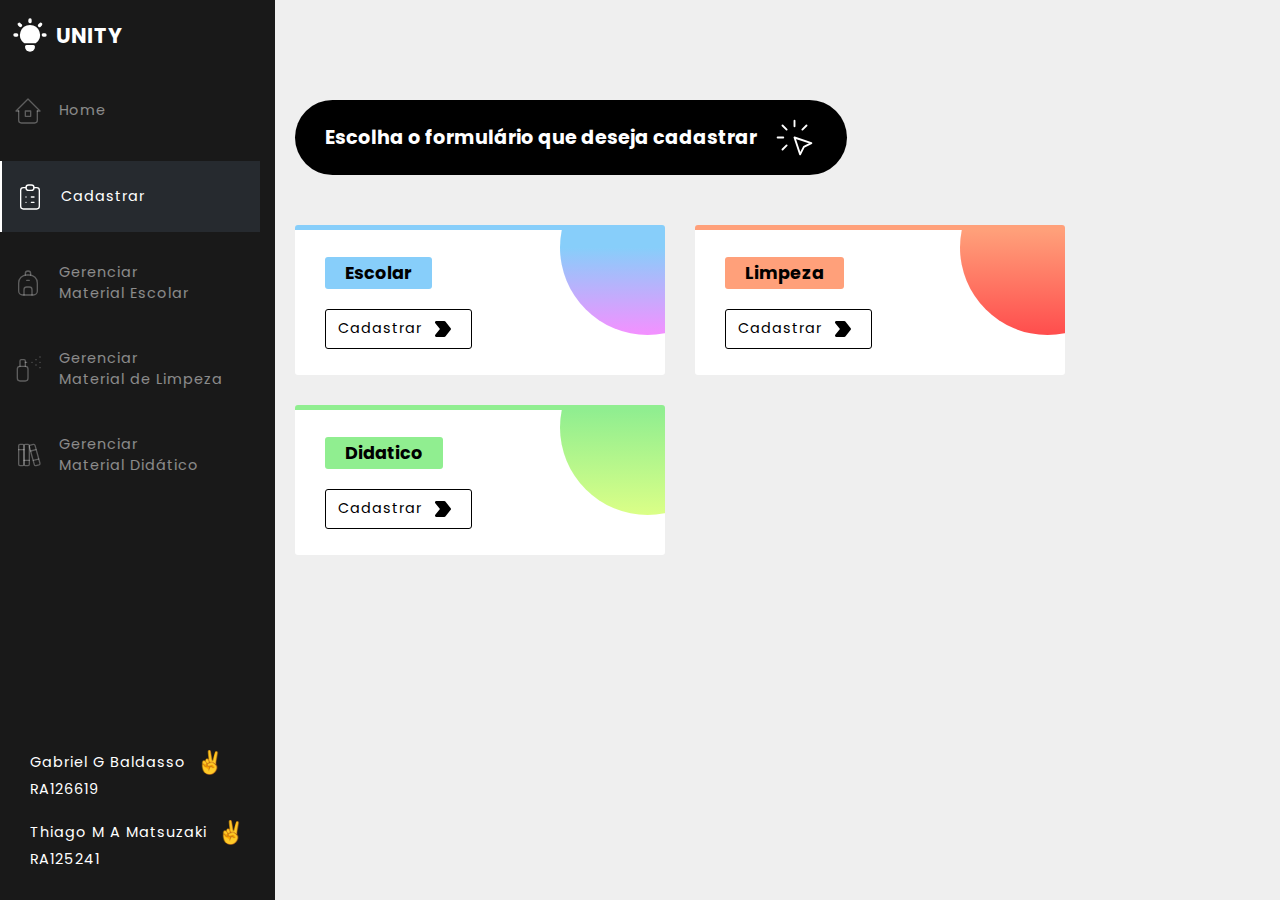
<file: cadastro.html>
<!DOCTYPE html>
<html lang="pt-br">

<head>
    <meta charset="UTF-8" />
    <meta name="viewport" content="width=device-width, initial-scale=1.0" />
    <link rel="stylesheet" href="cadastro.css" />
    <link rel="stylesheet" href="header.css" />
    <link rel="preconnect" href="https://fonts.googleapis.com" />
    <link rel="preconnect" href="https://fonts.gstatic.com" crossorigin />
    <link
        href="https://fonts.googleapis.com/css2?family=Lato:wght@100;300;700&family=M+PLUS+1p:wght@500;700&family=Poppins:wght@300;400;600&family=Roboto:wght@300;400;900&family=Ubuntu:wght@300;400;700&display=swap"
        rel="stylesheet" />
    <title>Cadastro</title>
</head>

<body>
    <header>
        <nav>
            <div class="logo-container">
                <svg xmlns="http://www.w3.org/2000/svg" class="icon icon-tabler icon-tabler-bulb-filled" width="24"
                    height="24" viewBox="0 0 24 24" stroke-width="1" fill="none" stroke-linecap="round"
                    stroke-linejoin="round">
                    <path stroke="none" d="M0 0h24v24H0z" fill="none"></path>
                    <path d="M4 11a1 1 0 0 1 .117 1.993l-.117 .007h-1a1 1 0 0 1 -.117 -1.993l.117 -.007h1z"
                        stroke-width="0"></path>
                    <path d="M12 2a1 1 0 0 1 .993 .883l.007 .117v1a1 1 0 0 1 -1.993 .117l-.007 -.117v-1a1 1 0 0 1 1 -1z"
                        stroke-width="0"></path>
                    <path d="M21 11a1 1 0 0 1 .117 1.993l-.117 .007h-1a1 1 0 0 1 -.117 -1.993l.117 -.007h1z"
                        stroke-width="0"></path>
                    <path
                        d="M4.893 4.893a1 1 0 0 1 1.32 -.083l.094 .083l.7 .7a1 1 0 0 1 -1.32 1.497l-.094 -.083l-.7 -.7a1 1 0 0 1 0 -1.414z"
                        stroke-width="0"></path>
                    <path
                        d="M17.693 4.893a1 1 0 0 1 1.497 1.32l-.083 .094l-.7 .7a1 1 0 0 1 -1.497 -1.32l.083 -.094l.7 -.7z"
                        stroke-width="0"></path>
                    <path d="M14 18a1 1 0 0 1 1 1a3 3 0 0 1 -6 0a1 1 0 0 1 .883 -.993l.117 -.007h4z" stroke-width="0">
                    </path>
                    <path
                        d="M12 6a6 6 0 0 1 3.6 10.8a1 1 0 0 1 -.471 .192l-.129 .008h-6a1 1 0 0 1 -.6 -.2a6 6 0 0 1 3.6 -10.8z"
                        stroke-width="0"></path>
                </svg>
                <h1>Unity</h1>
            </div>
            <ul>
                <li class="list-item">
                    <a href="index.html">
                        <svg xmlns="http://www.w3.org/2000/svg" class="icon icon-tabler icon-tabler-home-2" width="24"
                            height="24" viewBox="0 0 24 24" stroke-width="1" stroke="currentColor" fill="none"
                            stroke-linecap="round" stroke-linejoin="round">
                            <path stroke="none" d="M0 0h24v24H0z" fill="none"></path>
                            <path d="M5 12l-2 0l9 -9l9 9l-2 0"></path>
                            <path d="M5 12v7a2 2 0 0 0 2 2h10a2 2 0 0 0 2 -2v-7"></path>
                            <path d="M10 12h4v4h-4z"></path>
                        </svg>
                        Home
                    </a>
                </li>
                <li class="list-item">
                    <a href="cadastro.html">
                        <svg xmlns="http://www.w3.org/2000/svg" class="icon icon-tabler icon-tabler-clipboard-list"
                            width="24" height="24" viewBox="0 0 24 24" stroke-width="1" stroke="currentColor"
                            fill="none" stroke-linecap="round" stroke-linejoin="round">
                            <path stroke="none" d="M0 0h24v24H0z" fill="none"></path>
                            <path d="M9 5h-2a2 2 0 0 0 -2 2v12a2 2 0 0 0 2 2h10a2 2 0 0 0 2 -2v-12a2 2 0 0 0 -2 -2h-2">
                            </path>
                            <path d="M9 3m0 2a2 2 0 0 1 2 -2h2a2 2 0 0 1 2 2v0a2 2 0 0 1 -2 2h-2a2 2 0 0 1 -2 -2z">
                            </path>
                            <path d="M9 12l.01 0"></path>
                            <path d="M13 12l2 0"></path>
                            <path d="M9 16l.01 0"></path>
                            <path d="M13 16l2 0"></path>
                        </svg>
                        Cadastrar
                    </a>
                </li>
                <li class="list-item">
                    <a href="material_escolar.html">
                        <svg xmlns="http://www.w3.org/2000/svg" class="icon icon-tabler icon-tabler-backpack" width="24"
                            height="24" viewBox="0 0 24 24" stroke-width="1" stroke="currentColor" fill="none"
                            stroke-linecap="round" stroke-linejoin="round">
                            <path stroke="none" d="M0 0h24v24H0z" fill="none"></path>
                            <path d="M5 18v-6a6 6 0 0 1 6 -6h2a6 6 0 0 1 6 6v6a3 3 0 0 1 -3 3h-8a3 3 0 0 1 -3 -3z">
                            </path>
                            <path d="M10 6v-1a2 2 0 1 1 4 0v1"></path>
                            <path d="M9 21v-4a2 2 0 0 1 2 -2h2a2 2 0 0 1 2 2v4"></path>
                            <path d="M11 10h2"></path>
                        </svg>
                        Gerenciar <br />Material Escolar
                    </a>
                </li>
                <li class="list-item">
                    <a href="material_limpeza.html">
                        <svg xmlns="http://www.w3.org/2000/svg" class="icon icon-tabler icon-tabler-spray" width="24"
                            height="24" viewBox="0 0 24 24" stroke-width="1" stroke="currentColor" fill="none"
                            stroke-linecap="round" stroke-linejoin="round">
                            <path stroke="none" d="M0 0h24v24H0z" fill="none"></path>
                            <path d="M4 10m0 2a2 2 0 0 1 2 -2h4a2 2 0 0 1 2 2v7a2 2 0 0 1 -2 2h-4a2 2 0 0 1 -2 -2z">
                            </path>
                            <path d="M6 10v-4a1 1 0 0 1 1 -1h2a1 1 0 0 1 1 1v4"></path>
                            <path d="M15 7h.01"></path>
                            <path d="M18 9h.01"></path>
                            <path d="M18 5h.01"></path>
                            <path d="M21 3h.01"></path>
                            <path d="M21 7h.01"></path>
                            <path d="M21 11h.01"></path>
                            <path d="M10 7h1"></path>
                        </svg>
                        Gerenciar<br />Material de Limpeza
                    </a>
                </li>
                <li class="list-item">
                    <a href="material_didatico.html">
                        <svg xmlns="http://www.w3.org/2000/svg" class="icon icon-tabler icon-tabler-books" width="24"
                            height="24" viewBox="0 0 24 24" stroke-width="1" stroke="currentColor" fill="none"
                            stroke-linecap="round" stroke-linejoin="round">
                            <path stroke="none" d="M0 0h24v24H0z" fill="none"></path>
                            <path d="M5 4m0 1a1 1 0 0 1 1 -1h2a1 1 0 0 1 1 1v14a1 1 0 0 1 -1 1h-2a1 1 0 0 1 -1 -1z">
                            </path>
                            <path d="M9 4m0 1a1 1 0 0 1 1 -1h2a1 1 0 0 1 1 1v14a1 1 0 0 1 -1 1h-2a1 1 0 0 1 -1 -1z">
                            </path>
                            <path d="M5 8h4"></path>
                            <path d="M9 16h4"></path>
                            <path
                                d="M13.803 4.56l2.184 -.53c.562 -.135 1.133 .19 1.282 .732l3.695 13.418a1.02 1.02 0 0 1 -.634 1.219l-.133 .041l-2.184 .53c-.562 .135 -1.133 -.19 -1.282 -.732l-3.695 -13.418a1.02 1.02 0 0 1 .634 -1.219l.133 -.041z">
                            </path>
                            <path d="M14 9l4 -1"></path>
                            <path d="M16 16l3.923 -.98"></path>
                        </svg>
                        Gerenciar<br />Material Didático
                    </a>
                </li>
            </ul>
            <ul class="authors">
                <li>
                    <div class="author-content">
                        <p>Gabriel G Baldasso <span>✌</span></p>
                        <p>RA126619</p>
                    </div>
                </li>

                <li>
                    <div class="author-content">
                        <p>Thiago M A Matsuzaki <span>✌</span></p>
                        <p>RA125241</p>
                    </div>
                </li>
            </ul>
        </nav>
    </header>

    <main>
        <section class="form-section">
            <h2>
                Escolha o formulário que deseja cadastrar
                <svg xmlns="http://www.w3.org/2000/svg" class="icon icon-tabler icon-tabler-click" width="24"
                    height="24" viewBox="0 0 24 24" stroke-width="1" stroke="currentColor" fill="none"
                    stroke-linecap="round" stroke-linejoin="round">
                    <path stroke="none" d="M0 0h24v24H0z" fill="none"></path>
                    <path d="M3 12l3 0"></path>
                    <path d="M12 3l0 3"></path>
                    <path d="M7.8 7.8l-2.2 -2.2"></path>
                    <path d="M16.2 7.8l2.2 -2.2"></path>
                    <path d="M7.8 16.2l-2.2 2.2"></path>
                    <path d="M12 12l9 3l-4 2l-2 4l-3 -9"></path>
                </svg>
            </h2>
            <div class="ilustration-card-container">
                <div class="form-card-container">
                    <div class="form-card">
                        <span>Escolar</span>
                        <a href="cadastro_escolar.html">
                            Cadastrar
                            <svg xmlns="http://www.w3.org/2000/svg"
                                class="icon icon-tabler icon-tabler-arrow-badge-right-filled" width="24" height="24"
                                viewBox="0 0 24 24" stroke-width="1" stroke="currentColor" fill="none"
                                stroke-linecap="round" stroke-linejoin="round">
                                <path stroke="none" d="M0 0h24v24H0z" fill="none"></path>
                                <path
                                    d="M7 6l-.112 .006a1 1 0 0 0 -.669 1.619l3.501 4.375l-3.5 4.375a1 1 0 0 0 .78 1.625h6a1 1 0 0 0 .78 -.375l4 -5a1 1 0 0 0 0 -1.25l-4 -5a1 1 0 0 0 -.78 -.375h-6z"
                                    stroke-width="0" fill="currentColor"></path>
                            </svg>
                        </a>
                        <div class="circle"></div>
                    </div>
                    <div class="form-card">
                        <span>Limpeza</span>
                        <a href="cadastro_limpeza.html">
                            Cadastrar
                            <svg xmlns="http://www.w3.org/2000/svg"
                                class="icon icon-tabler icon-tabler-arrow-badge-right-filled" width="24" height="24"
                                viewBox="0 0 24 24" stroke-width="1" stroke="currentColor" fill="none"
                                stroke-linecap="round" stroke-linejoin="round">
                                <path stroke="none" d="M0 0h24v24H0z" fill="none"></path>
                                <path
                                    d="M7 6l-.112 .006a1 1 0 0 0 -.669 1.619l3.501 4.375l-3.5 4.375a1 1 0 0 0 .78 1.625h6a1 1 0 0 0 .78 -.375l4 -5a1 1 0 0 0 0 -1.25l-4 -5a1 1 0 0 0 -.78 -.375h-6z"
                                    stroke-width="0" fill="currentColor"></path>
                            </svg>
                        </a>
                        <div class="circle"></div>
                    </div>
                    <div class="form-card">
                        <span>Didatico</span>
                        <a href="cadastro_didatico.html">
                            Cadastrar
                            <svg xmlns="http://www.w3.org/2000/svg"
                                class="icon icon-tabler icon-tabler-arrow-badge-right-filled" width="24" height="24"
                                viewBox="0 0 24 24" stroke-width="1" stroke="currentColor" fill="none"
                                stroke-linecap="round" stroke-linejoin="round">
                                <path stroke="none" d="M0 0h24v24H0z" fill="none"></path>
                                <path
                                    d="M7 6l-.112 .006a1 1 0 0 0 -.669 1.619l3.501 4.375l-3.5 4.375a1 1 0 0 0 .78 1.625h6a1 1 0 0 0 .78 -.375l4 -5a1 1 0 0 0 0 -1.25l-4 -5a1 1 0 0 0 -.78 -.375h-6z"
                                    stroke-width="0" fill="currentColor"></path>
                            </svg>
                        </a>
                        <div class="circle"></div>
                    </div>
                </div>
            </div>
        </section>
    </main>
</body>

</html>
</file>
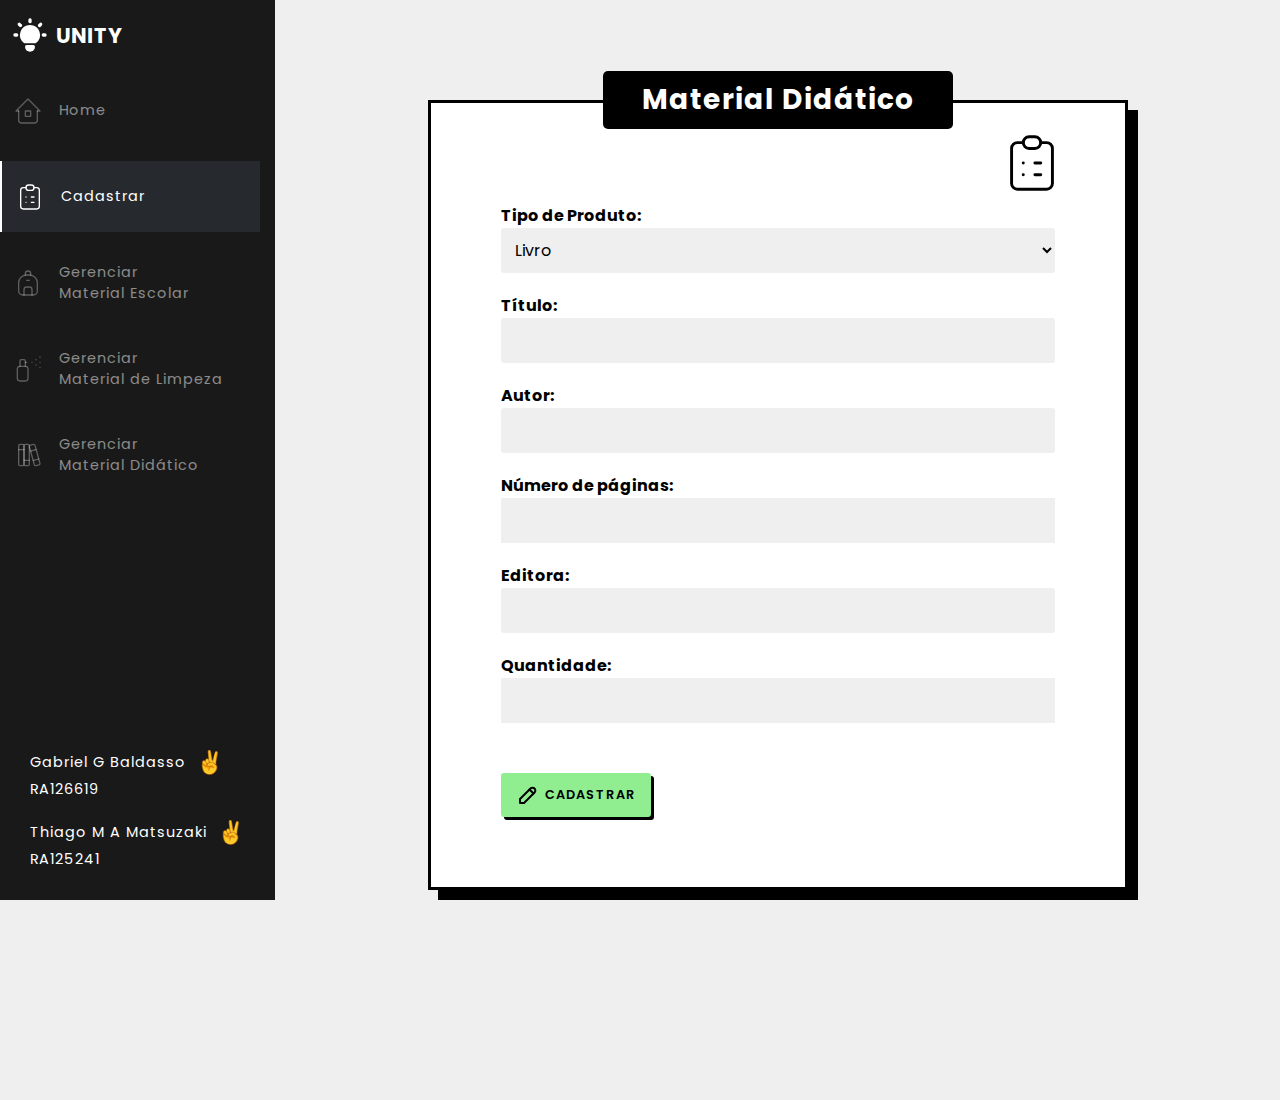
<file: cadastro_didatico.html>
<!DOCTYPE html>
<html lang="en">

<head>
    <meta charset="UTF-8" />
    <meta name="viewport" content="width=device-width, initial-scale=1.0" />
    <link rel="preconnect" href="https://fonts.googleapis.com" />
    <link rel="preconnect" href="https://fonts.gstatic.com" crossorigin />
    <link
        href="https://fonts.googleapis.com/css2?family=Lato:wght@100;300;700&family=M+PLUS+1p:wght@500;700&family=Poppins:wght@300;400;600&family=Roboto:wght@300;400;900&family=Ubuntu:wght@300;400;700&display=swap"
        rel="stylesheet" />
    <link rel="stylesheet" href="cadastro_material.css" />
    <link rel="stylesheet" href="header.css" />
    <title>Cadastro Didático</title>
</head>

<body>
    <header>
        <nav>
            <div class="logo-container">
                <svg xmlns="http://www.w3.org/2000/svg" class="icon icon-tabler icon-tabler-bulb-filled" width="24"
                    height="24" viewBox="0 0 24 24" stroke-width="1" fill="none" stroke-linecap="round"
                    stroke-linejoin="round">
                    <path stroke="none" d="M0 0h24v24H0z" fill="none"></path>
                    <path d="M4 11a1 1 0 0 1 .117 1.993l-.117 .007h-1a1 1 0 0 1 -.117 -1.993l.117 -.007h1z"
                        stroke-width="0"></path>
                    <path d="M12 2a1 1 0 0 1 .993 .883l.007 .117v1a1 1 0 0 1 -1.993 .117l-.007 -.117v-1a1 1 0 0 1 1 -1z"
                        stroke-width="0"></path>
                    <path d="M21 11a1 1 0 0 1 .117 1.993l-.117 .007h-1a1 1 0 0 1 -.117 -1.993l.117 -.007h1z"
                        stroke-width="0"></path>
                    <path
                        d="M4.893 4.893a1 1 0 0 1 1.32 -.083l.094 .083l.7 .7a1 1 0 0 1 -1.32 1.497l-.094 -.083l-.7 -.7a1 1 0 0 1 0 -1.414z"
                        stroke-width="0"></path>
                    <path
                        d="M17.693 4.893a1 1 0 0 1 1.497 1.32l-.083 .094l-.7 .7a1 1 0 0 1 -1.497 -1.32l.083 -.094l.7 -.7z"
                        stroke-width="0"></path>
                    <path d="M14 18a1 1 0 0 1 1 1a3 3 0 0 1 -6 0a1 1 0 0 1 .883 -.993l.117 -.007h4z" stroke-width="0">
                    </path>
                    <path
                        d="M12 6a6 6 0 0 1 3.6 10.8a1 1 0 0 1 -.471 .192l-.129 .008h-6a1 1 0 0 1 -.6 -.2a6 6 0 0 1 3.6 -10.8z"
                        stroke-width="0"></path>
                </svg>
                <h1>Unity</h1>
            </div>
            <ul>
                <li class="list-item">
                    <a href="index.html">
                        <svg xmlns="http://www.w3.org/2000/svg" class="icon icon-tabler icon-tabler-home-2" width="24"
                            height="24" viewBox="0 0 24 24" stroke-width="1" stroke="currentColor" fill="none"
                            stroke-linecap="round" stroke-linejoin="round">
                            <path stroke="none" d="M0 0h24v24H0z" fill="none"></path>
                            <path d="M5 12l-2 0l9 -9l9 9l-2 0"></path>
                            <path d="M5 12v7a2 2 0 0 0 2 2h10a2 2 0 0 0 2 -2v-7"></path>
                            <path d="M10 12h4v4h-4z"></path>
                        </svg>
                        Home
                    </a>
                </li>
                <li class="list-item">
                    <a href="cadastro.html">
                        <svg xmlns="http://www.w3.org/2000/svg" class="icon icon-tabler icon-tabler-clipboard-list"
                            width="24" height="24" viewBox="0 0 24 24" stroke-width="1" stroke="currentColor"
                            fill="none" stroke-linecap="round" stroke-linejoin="round">
                            <path stroke="none" d="M0 0h24v24H0z" fill="none"></path>
                            <path d="M9 5h-2a2 2 0 0 0 -2 2v12a2 2 0 0 0 2 2h10a2 2 0 0 0 2 -2v-12a2 2 0 0 0 -2 -2h-2">
                            </path>
                            <path d="M9 3m0 2a2 2 0 0 1 2 -2h2a2 2 0 0 1 2 2v0a2 2 0 0 1 -2 2h-2a2 2 0 0 1 -2 -2z">
                            </path>
                            <path d="M9 12l.01 0"></path>
                            <path d="M13 12l2 0"></path>
                            <path d="M9 16l.01 0"></path>
                            <path d="M13 16l2 0"></path>
                        </svg>
                        Cadastrar
                    </a>
                </li>
                <li class="list-item">
                    <a href="material_escolar.html">
                        <svg xmlns="http://www.w3.org/2000/svg" class="icon icon-tabler icon-tabler-backpack" width="24" height="24" viewBox="0 0 24 24" stroke-width="1" stroke="currentColor" fill="none" stroke-linecap="round" stroke-linejoin="round">
                            <path stroke="none" d="M0 0h24v24H0z" fill="none"></path>
                            <path d="M5 18v-6a6 6 0 0 1 6 -6h2a6 6 0 0 1 6 6v6a3 3 0 0 1 -3 3h-8a3 3 0 0 1 -3 -3z"></path>
                            <path d="M10 6v-1a2 2 0 1 1 4 0v1"></path>
                            <path d="M9 21v-4a2 2 0 0 1 2 -2h2a2 2 0 0 1 2 2v4"></path>
                            <path d="M11 10h2"></path>
                         </svg>
                        Gerenciar <br />Material Escolar
                    </a>
                </li>
                <li class="list-item">
                    <a href="material_limpeza.html">
                        <svg xmlns="http://www.w3.org/2000/svg" class="icon icon-tabler icon-tabler-spray" width="24"
                            height="24" viewBox="0 0 24 24" stroke-width="1" stroke="currentColor" fill="none"
                            stroke-linecap="round" stroke-linejoin="round">
                            <path stroke="none" d="M0 0h24v24H0z" fill="none"></path>
                            <path d="M4 10m0 2a2 2 0 0 1 2 -2h4a2 2 0 0 1 2 2v7a2 2 0 0 1 -2 2h-4a2 2 0 0 1 -2 -2z">
                            </path>
                            <path d="M6 10v-4a1 1 0 0 1 1 -1h2a1 1 0 0 1 1 1v4"></path>
                            <path d="M15 7h.01"></path>
                            <path d="M18 9h.01"></path>
                            <path d="M18 5h.01"></path>
                            <path d="M21 3h.01"></path>
                            <path d="M21 7h.01"></path>
                            <path d="M21 11h.01"></path>
                            <path d="M10 7h1"></path>
                        </svg>
                        Gerenciar<br />Material de Limpeza
                    </a>
                </li>
                <li class="list-item">
                    <a href="material_didatico.html">
                        <svg xmlns="http://www.w3.org/2000/svg" class="icon icon-tabler icon-tabler-books" width="24"
                            height="24" viewBox="0 0 24 24" stroke-width="1" stroke="currentColor" fill="none"
                            stroke-linecap="round" stroke-linejoin="round">
                            <path stroke="none" d="M0 0h24v24H0z" fill="none"></path>
                            <path d="M5 4m0 1a1 1 0 0 1 1 -1h2a1 1 0 0 1 1 1v14a1 1 0 0 1 -1 1h-2a1 1 0 0 1 -1 -1z">
                            </path>
                            <path d="M9 4m0 1a1 1 0 0 1 1 -1h2a1 1 0 0 1 1 1v14a1 1 0 0 1 -1 1h-2a1 1 0 0 1 -1 -1z">
                            </path>
                            <path d="M5 8h4"></path>
                            <path d="M9 16h4"></path>
                            <path
                                d="M13.803 4.56l2.184 -.53c.562 -.135 1.133 .19 1.282 .732l3.695 13.418a1.02 1.02 0 0 1 -.634 1.219l-.133 .041l-2.184 .53c-.562 .135 -1.133 -.19 -1.282 -.732l-3.695 -13.418a1.02 1.02 0 0 1 .634 -1.219l.133 -.041z">
                            </path>
                            <path d="M14 9l4 -1"></path>
                            <path d="M16 16l3.923 -.98"></path>
                        </svg>
                        Gerenciar<br />Material Didático
                    </a>
                </li>
            </ul>
            <ul class="authors">
                <li>
                    <div class="author-content">
                        <p>Gabriel G Baldasso <span>✌</span></p>
                        <p>RA126619</p>
                    </div>
                </li>
                
                <li>
                    <div class="author-content">
                        <p>Thiago M A Matsuzaki <span>✌</span></p>
                        <p>RA125241</p>
                    </div>
                </li>
            </ul>
        </nav>
    </header>
    <main>
        <section class="form_container">
            <form method="POST">
                <h2>Material Didático</h2>
                <svg xmlns="http://www.w3.org/2000/svg" class="icon icon-tabler icon-tabler-clipboard-list" width="24"
                    height="24" viewBox="0 0 24 24" stroke-width="1" stroke="currentColor" fill="none"
                    stroke-linecap="round" stroke-linejoin="round">
                    <path stroke="none" d="M0 0h24v24H0z" fill="none"></path>
                    <path d="M9 5h-2a2 2 0 0 0 -2 2v12a2 2 0 0 0 2 2h10a2 2 0 0 0 2 -2v-12a2 2 0 0 0 -2 -2h-2"></path>
                    <path d="M9 3m0 2a2 2 0 0 1 2 -2h2a2 2 0 0 1 2 2v0a2 2 0 0 1 -2 2h-2a2 2 0 0 1 -2 -2z"></path>
                    <path d="M9 12l.01 0"></path>
                    <path d="M13 12l2 0"></path>
                    <path d="M9 16l.01 0"></path>
                    <path d="M13 16l2 0"></path>
                </svg>
                <label for="tipo_produto">Tipo de Produto:</label>
                <select id="tipo_produto" name="tipo_produto">
                    <option value="livro">Livro</option>
                    <option value="quadro">Quadro</option>
                    <option value="giz">Giz</option>
                    <option value="apagador">Apagador</option>
                    <option value="pincel">Pincel</option>
                </select>

                <br />

                <div id="campos_produto_livro">
                    <label for="titulo">Título:</label>
                    <input type="text" id="titulo" name="titulo" required />

                    <label for="autor">Autor:</label>
                    <input type="text" id="autor" name="autor" required />

                    <label for="numero_paginas">Número de páginas:</label>
                    <input type="number" id="numero_paginas" name="numero_paginas" required min="0" />

                    <label for="editora">Editora:</label>
                    <input type="text" id="editora" name="editora" required />

                    <label for="quantidade_livro">Quantidade:</label>
                    <input type="number" id="quantidade_livro" name="quantidade_livro" required min="0" />
                </div>

                <div id="campos_produto_quadro">
                    <label for="altura_quadro">Altura (cm):</label>
                    <input type="number" id="altura_quadro" name="altura_quadro" required min="0" />

                    <label for="largura_quadro">Largura (cm):</label>
                    <input type="number" id="largura_quadro" name="largura_quadro" min="0" />

                    <label>Tipo:</label>
                    <div class="radio_container">
                        <div class="radio_centralized">
                            <input type="radio" id="quadro_negro" name="quadro" />
                            <label for="quadro_negro">Negro:</label>
                        </div>

                        <div class="radio_centralized">
                            <input type="radio" id="quadro_branco" name="quadro" />
                            <label for="quadro_branco">Branco:</label>
                        </div>
                    </div>

                    <label for="marca_quadro">Marca:</label>
                    <input type="text" id="marca_quadro" name="marca_quadro" required />

                    <label for="quantidade_quadro">Quantidade:</label>
                    <input type="number" id="quantidade_quadro" name="quantidade_quadro" required min="0" />
                </div>

                <div id="campos_produto_giz">
                    <label for="altura_giz">Altura (cm):</label>
                    <input type="number" id="altura_giz" name="altura_giz" required min="0" />

                    <label for="marca_giz">Marca:</label>
                    <input type="text" id="marca_giz" name="marca_giz" />

                    <label for="quantidade_giz">Quantidade:</label>
                    <input type="number" id="quantidade_giz" name="quantidade_giz" required min="0" />

                    <label for="quantidade_giz_estoque">Quantidade (estoque):</label>
                    <input type="number" id="quantidade_giz_estoque" name="quantidade_giz_estoque" required min="0" />
                </div>

                <div id="campos_produto_apagador">
                    <label for="altura_apagador">Altura (cm):</label>
                    <input type="number" id="altura_apagador" name="altura_apagador" required min="0" />

                    <label for="largura_apagador">Largura (cm):</label>
                    <input type="number" id="largura_apagador" name="largura_apagador" min="0" />

                    <label>Tipo:</label>
                    <div class="radio_container">
                        <div class="radio_centralized">
                            <input type="radio" id="apagador_negro" name="apagador" />
                            <label for="apagador_negro">Negro:</label>
                        </div>

                        <div class="radio_centralized">
                            <input type="radio" id="apagador_branco" name="apagador" />
                            <label for="apagador_branco">Branco:</label>
                        </div>
                    </div>

                    <label for="marca_apagador">Marca:</label>
                    <input type="text" id="marca_apagador" name="marca_apagador" />

                    <label for="quantidade_apagador">Quantidade:</label>
                    <input type="number" id="quantidade_apagador" name="quantidade_apagador" required min="0" />
                </div>

                <div id="campos_produto_pincel">
                    <label for="altura_pincel">Altura (cm):</label>
                    <input type="number" id="altura_pincel" name="altura_pincel" required min="0" />

                    <label for="cor_pincel">Cor:</label>
                    <input type="text" id="cor_pincel" name="cor_pincel" />

                    <label for="marca_pincel">Marca:</label>
                    <input type="text" id="marca_pincel" name="marca_pincel" required />

                    <label for="quantidade_pincel">Quantidade:</label>
                    <input type="number" id="quantidade_pincel" name="quantidade_pincel" required min="0" />
                </div>

                <button type="submit" value="Cadastrar" class="submit_button">
                    <svg xmlns="http://www.w3.org/2000/svg" class="icon icon-tabler icon-tabler-pencil" width="24"
                        height="24" viewBox="0 0 24 24" stroke-width="2" stroke="currentColor" fill="none"
                        stroke-linecap="round" stroke-linejoin="round">
                        <path stroke="none" d="M0 0h24v24H0z" fill="none"></path>
                        <path d="M4 20h4l10.5 -10.5a2.828 2.828 0 1 0 -4 -4l-10.5 10.5v4"></path>
                        <path d="M13.5 6.5l4 4"></path>
                    </svg>
                    Cadastrar
                </button>
            </form>
        </section>
    </main>
    <script>
        // JavaScript para mostrar/ocultar campos específicos com base no tipo de produto selecionado
        document.getElementById("tipo_produto").addEventListener("change", function () {
            var tipoProduto = this.value;
            document.querySelector("#campos_produto_livro").style.display = tipoProduto === "livro" ? "block" : "none";
            document.querySelector("#campos_produto_quadro").style.display = tipoProduto === "quadro" ? "block" : "none";
            document.querySelector("#campos_produto_giz").style.display = tipoProduto === "giz" ? "block" : "none";
            document.querySelector("#campos_produto_apagador").style.display = tipoProduto === "apagador" ? "block" : "none";
            document.querySelector("#campos_produto_pincel").style.display = tipoProduto === "pincel" ? "block" : "none";
        });
    </script>
</body>

</html>
</file>
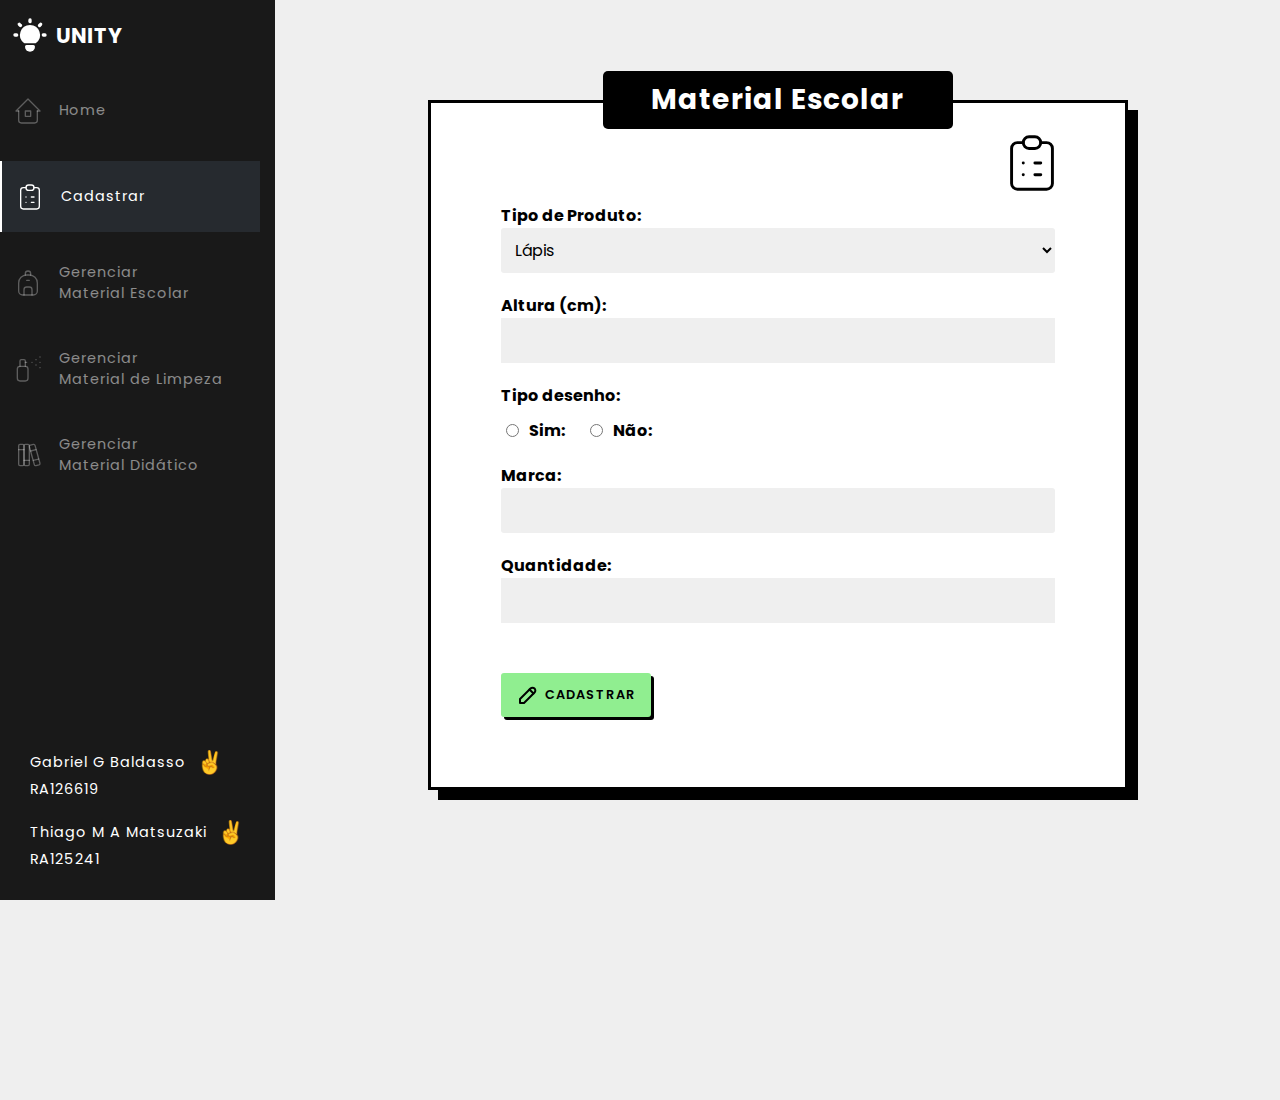
<file: cadastro_escolar.html>
<!DOCTYPE html>
<html lang="en">

<head>
    <meta charset="UTF-8">
    <meta name="viewport" content="width=device-width, initial-scale=1.0">
    <link rel="preconnect" href="https://fonts.googleapis.com">
    <link rel="preconnect" href="https://fonts.gstatic.com" crossorigin>
    <link href="https://fonts.googleapis.com/css2?family=Lato:wght@100;300;700&family=M+PLUS+1p:wght@500;700&family=Poppins:wght@300;400;600&family=Roboto:wght@300;400;900&family=Ubuntu:wght@300;400;700&display=swap" rel="stylesheet">
    <link rel="stylesheet" href="cadastro_material.css">
    <link rel="stylesheet" href="header.css">
    <title>Cadastro Escolar</title>
</head>

<body>
    <header>
        <nav>
            <div class="logo-container">
                <svg xmlns="http://www.w3.org/2000/svg" class="icon icon-tabler icon-tabler-bulb-filled" width="24"
                    height="24" viewBox="0 0 24 24" stroke-width="1" fill="none" stroke-linecap="round"
                    stroke-linejoin="round">
                    <path stroke="none" d="M0 0h24v24H0z" fill="none"></path>
                    <path d="M4 11a1 1 0 0 1 .117 1.993l-.117 .007h-1a1 1 0 0 1 -.117 -1.993l.117 -.007h1z"
                        stroke-width="0"></path>
                    <path d="M12 2a1 1 0 0 1 .993 .883l.007 .117v1a1 1 0 0 1 -1.993 .117l-.007 -.117v-1a1 1 0 0 1 1 -1z"
                        stroke-width="0"></path>
                    <path d="M21 11a1 1 0 0 1 .117 1.993l-.117 .007h-1a1 1 0 0 1 -.117 -1.993l.117 -.007h1z"
                        stroke-width="0"></path>
                    <path
                        d="M4.893 4.893a1 1 0 0 1 1.32 -.083l.094 .083l.7 .7a1 1 0 0 1 -1.32 1.497l-.094 -.083l-.7 -.7a1 1 0 0 1 0 -1.414z"
                        stroke-width="0"></path>
                    <path
                        d="M17.693 4.893a1 1 0 0 1 1.497 1.32l-.083 .094l-.7 .7a1 1 0 0 1 -1.497 -1.32l.083 -.094l.7 -.7z"
                        stroke-width="0"></path>
                    <path d="M14 18a1 1 0 0 1 1 1a3 3 0 0 1 -6 0a1 1 0 0 1 .883 -.993l.117 -.007h4z" stroke-width="0">
                    </path>
                    <path
                        d="M12 6a6 6 0 0 1 3.6 10.8a1 1 0 0 1 -.471 .192l-.129 .008h-6a1 1 0 0 1 -.6 -.2a6 6 0 0 1 3.6 -10.8z"
                        stroke-width="0"></path>
                </svg>
                <h1>Unity</h1>
            </div>
            <ul>
                <li class="list-item">
                    <a href="index.html">
                        <svg xmlns="http://www.w3.org/2000/svg" class="icon icon-tabler icon-tabler-home-2" width="24"
                            height="24" viewBox="0 0 24 24" stroke-width="1" stroke="currentColor" fill="none"
                            stroke-linecap="round" stroke-linejoin="round">
                            <path stroke="none" d="M0 0h24v24H0z" fill="none"></path>
                            <path d="M5 12l-2 0l9 -9l9 9l-2 0"></path>
                            <path d="M5 12v7a2 2 0 0 0 2 2h10a2 2 0 0 0 2 -2v-7"></path>
                            <path d="M10 12h4v4h-4z"></path>
                        </svg>
                        Home
                    </a>
                </li>
                <li class="list-item">
                    <a href="cadastro.html">
                        <svg xmlns="http://www.w3.org/2000/svg" class="icon icon-tabler icon-tabler-clipboard-list"
                            width="24" height="24" viewBox="0 0 24 24" stroke-width="1" stroke="currentColor"
                            fill="none" stroke-linecap="round" stroke-linejoin="round">
                            <path stroke="none" d="M0 0h24v24H0z" fill="none"></path>
                            <path d="M9 5h-2a2 2 0 0 0 -2 2v12a2 2 0 0 0 2 2h10a2 2 0 0 0 2 -2v-12a2 2 0 0 0 -2 -2h-2">
                            </path>
                            <path d="M9 3m0 2a2 2 0 0 1 2 -2h2a2 2 0 0 1 2 2v0a2 2 0 0 1 -2 2h-2a2 2 0 0 1 -2 -2z">
                            </path>
                            <path d="M9 12l.01 0"></path>
                            <path d="M13 12l2 0"></path>
                            <path d="M9 16l.01 0"></path>
                            <path d="M13 16l2 0"></path>
                        </svg>
                        Cadastrar
                    </a>
                </li>
                <li class="list-item">
                    <a href="material_escolar.html">
                        <svg xmlns="http://www.w3.org/2000/svg" class="icon icon-tabler icon-tabler-backpack" width="24" height="24" viewBox="0 0 24 24" stroke-width="1" stroke="currentColor" fill="none" stroke-linecap="round" stroke-linejoin="round">
                            <path stroke="none" d="M0 0h24v24H0z" fill="none"></path>
                            <path d="M5 18v-6a6 6 0 0 1 6 -6h2a6 6 0 0 1 6 6v6a3 3 0 0 1 -3 3h-8a3 3 0 0 1 -3 -3z"></path>
                            <path d="M10 6v-1a2 2 0 1 1 4 0v1"></path>
                            <path d="M9 21v-4a2 2 0 0 1 2 -2h2a2 2 0 0 1 2 2v4"></path>
                            <path d="M11 10h2"></path>
                         </svg>
                        Gerenciar <br>Material Escolar
                    </a>
                </li>
                <li class="list-item">
                    <a href="material_limpeza.html">
                        <svg xmlns="http://www.w3.org/2000/svg" class="icon icon-tabler icon-tabler-spray" width="24"
                            height="24" viewBox="0 0 24 24" stroke-width="1" stroke="currentColor" fill="none"
                            stroke-linecap="round" stroke-linejoin="round">
                            <path stroke="none" d="M0 0h24v24H0z" fill="none"></path>
                            <path d="M4 10m0 2a2 2 0 0 1 2 -2h4a2 2 0 0 1 2 2v7a2 2 0 0 1 -2 2h-4a2 2 0 0 1 -2 -2z">
                            </path>
                            <path d="M6 10v-4a1 1 0 0 1 1 -1h2a1 1 0 0 1 1 1v4"></path>
                            <path d="M15 7h.01"></path>
                            <path d="M18 9h.01"></path>
                            <path d="M18 5h.01"></path>
                            <path d="M21 3h.01"></path>
                            <path d="M21 7h.01"></path>
                            <path d="M21 11h.01"></path>
                            <path d="M10 7h1"></path>
                        </svg>
                        Gerenciar<br>Material de Limpeza
                    </a>
                </li>
                <li class="list-item">
                    <a href="material_didatico.html">
                        <svg xmlns="http://www.w3.org/2000/svg" class="icon icon-tabler icon-tabler-books" width="24"
                            height="24" viewBox="0 0 24 24" stroke-width="1" stroke="currentColor" fill="none"
                            stroke-linecap="round" stroke-linejoin="round">
                            <path stroke="none" d="M0 0h24v24H0z" fill="none"></path>
                            <path d="M5 4m0 1a1 1 0 0 1 1 -1h2a1 1 0 0 1 1 1v14a1 1 0 0 1 -1 1h-2a1 1 0 0 1 -1 -1z">
                            </path>
                            <path d="M9 4m0 1a1 1 0 0 1 1 -1h2a1 1 0 0 1 1 1v14a1 1 0 0 1 -1 1h-2a1 1 0 0 1 -1 -1z">
                            </path>
                            <path d="M5 8h4"></path>
                            <path d="M9 16h4"></path>
                            <path
                                d="M13.803 4.56l2.184 -.53c.562 -.135 1.133 .19 1.282 .732l3.695 13.418a1.02 1.02 0 0 1 -.634 1.219l-.133 .041l-2.184 .53c-.562 .135 -1.133 -.19 -1.282 -.732l-3.695 -13.418a1.02 1.02 0 0 1 .634 -1.219l.133 -.041z">
                            </path>
                            <path d="M14 9l4 -1"></path>
                            <path d="M16 16l3.923 -.98"></path>
                        </svg>
                        Gerenciar<br>Material Didático
                    </a>
                </li>
            </ul>
            <ul class="authors">
                <li>
                    <div class="author-content">
                        <p>Gabriel G Baldasso <span>✌</span></p>
                        <p>RA126619</p>
                    </div>
                </li>
                
                <li>
                    <div class="author-content">
                        <p>Thiago M A Matsuzaki <span>✌</span></p>
                        <p>RA125241</p>
                    </div>
                </li>
            </ul>
        </nav>
    </header>
    <main>
        <section class="form_container">
            <form method="POST">
                <h2>Material Escolar</h2>
                <svg xmlns="http://www.w3.org/2000/svg" class="icon icon-tabler icon-tabler-clipboard-list" width="24" height="24" viewBox="0 0 24 24" stroke-width="1" stroke="currentColor" fill="none" stroke-linecap="round" stroke-linejoin="round">
                    <path stroke="none" d="M0 0h24v24H0z" fill="none"></path>
                    <path d="M9 5h-2a2 2 0 0 0 -2 2v12a2 2 0 0 0 2 2h10a2 2 0 0 0 2 -2v-12a2 2 0 0 0 -2 -2h-2"></path>
                    <path d="M9 3m0 2a2 2 0 0 1 2 -2h2a2 2 0 0 1 2 2v0a2 2 0 0 1 -2 2h-2a2 2 0 0 1 -2 -2z"></path>
                    <path d="M9 12l.01 0"></path>
                    <path d="M13 12l2 0"></path>
                    <path d="M9 16l.01 0"></path>
                    <path d="M13 16l2 0"></path>
                 </svg>
                <label for="tipo_produto">Tipo de Produto:</label>
                <select id="tipo_produto" name="tipo_produto">
                    <option value="lapis">Lápis</option>
                    <option value="caderno">Caderno</option>
                    <option value="caneta">Caneta</option>
                </select>

                <br>

                <div id="campos_produto_lapis">
                    <label for="altura_lapis">Altura (cm):</label>
                    <input type="number" id="altura_lapis" name="altura_lapis" required min="0">

                    <label>Tipo desenho:</label>
                    <div class="radio_container">
                        <div class="radio_centralized">
                            <input type="radio" id="desenho_sim" name="desenho_lapis">
                            <label for="desenho_sim">Sim:</label>
                        </div>
                        <div class="radio_centralized">
                            <input type="radio" id="desenho_nao" name="desenho_lapis">
                            <label for="desenho_nao">Não:</label>
                        </div>
                    </div>

                    <label for="marca_lapis">Marca:</label>
                    <input type="text" id="marca_lapis" name="marca_lapis" required>

                    <label for="quantidade_lapis">Quantidade:</label>
                    <input type="number" id="quantidade_lapis" name="quantidade_lapis" required min="0">
                </div>

                <div id="campos_produto_caderno">
                    <label for="altura_caderno">Altura (cm):</label>
                    <input type="number" id="altura_caderno" name="altura_caderno" required min="0">

                    <label for="largura_caderno">Largura (cm):</label>
                    <input type="number" id="largura_caderno" name="largura_caderno" required min="0">

                    <label for="materias_caderno">Número de Matérias:</label>
                    <input type="number" id="materias_caderno" name="materias_caderno" required min="0">

                    <label for="numero_folhas">Número de Folhas:</label>
                    <input type="number" id="numero_folhas" name="numero_folhas" required min="0">

                    <label for="marca_caderno">Marca:</label>
                    <input type="text" id="marca_caderno" name="marca_caderno" required>

                    <label for="quantidade_caderno">Quantidade:</label>
                    <input type="number" id="quantidade_caderno" name="quantidade_caderno" required min="0">
                </div>

                <div id="campos_produto_caneta">

                    <label for="altura_caneta">Altura (cm):</label>
                    <input type="text" id="altura_caneta" name="altura_caneta" required min="0">

                    <label for="cor_caneta">Cor:</label>
                    <input type="text" id="cor_caneta" name="cor_caneta" required>

                    <label for="marca_caneta">Marca:</label>
                    <input type="text" id="marca_caneta" name="marca_caneta" required>

                    <label for="quantidade_caneta">Quantidade:</label>
                    <input type="number" id="quantidade_caneta" name="quantidade_caneta" required min="0">
                </div>
                
                <button type="submit" value="Cadastrar" class="submit_button">
                    <svg xmlns="http://www.w3.org/2000/svg" class="icon icon-tabler icon-tabler-pencil" width="24" height="24" viewBox="0 0 24 24" stroke-width="2" stroke="currentColor" fill="none" stroke-linecap="round" stroke-linejoin="round">
                        <path stroke="none" d="M0 0h24v24H0z" fill="none"></path>
                        <path d="M4 20h4l10.5 -10.5a2.828 2.828 0 1 0 -4 -4l-10.5 10.5v4"></path>
                        <path d="M13.5 6.5l4 4"></path>
                    </svg>
                    Cadastrar
                </button>
            </form>
        </section>
    </main>

    <script>
        // JavaScript para mostrar/ocultar campos específicos com base no tipo de produto selecionado
        document.getElementById("tipo_produto").addEventListener("change", function () {
            var tipoProduto = this.value;
            document.querySelector("#campos_produto_lapis").style.display = tipoProduto === "lapis" ? "block" : "none";
            document.querySelector("#campos_produto_caderno").style.display = tipoProduto === "caderno" ? "block" : "none";
            document.querySelector("#campos_produto_caneta").style.display = tipoProduto === "caneta" ? "block" : "none";
        });
    </script>
</body>

</html>
</file>
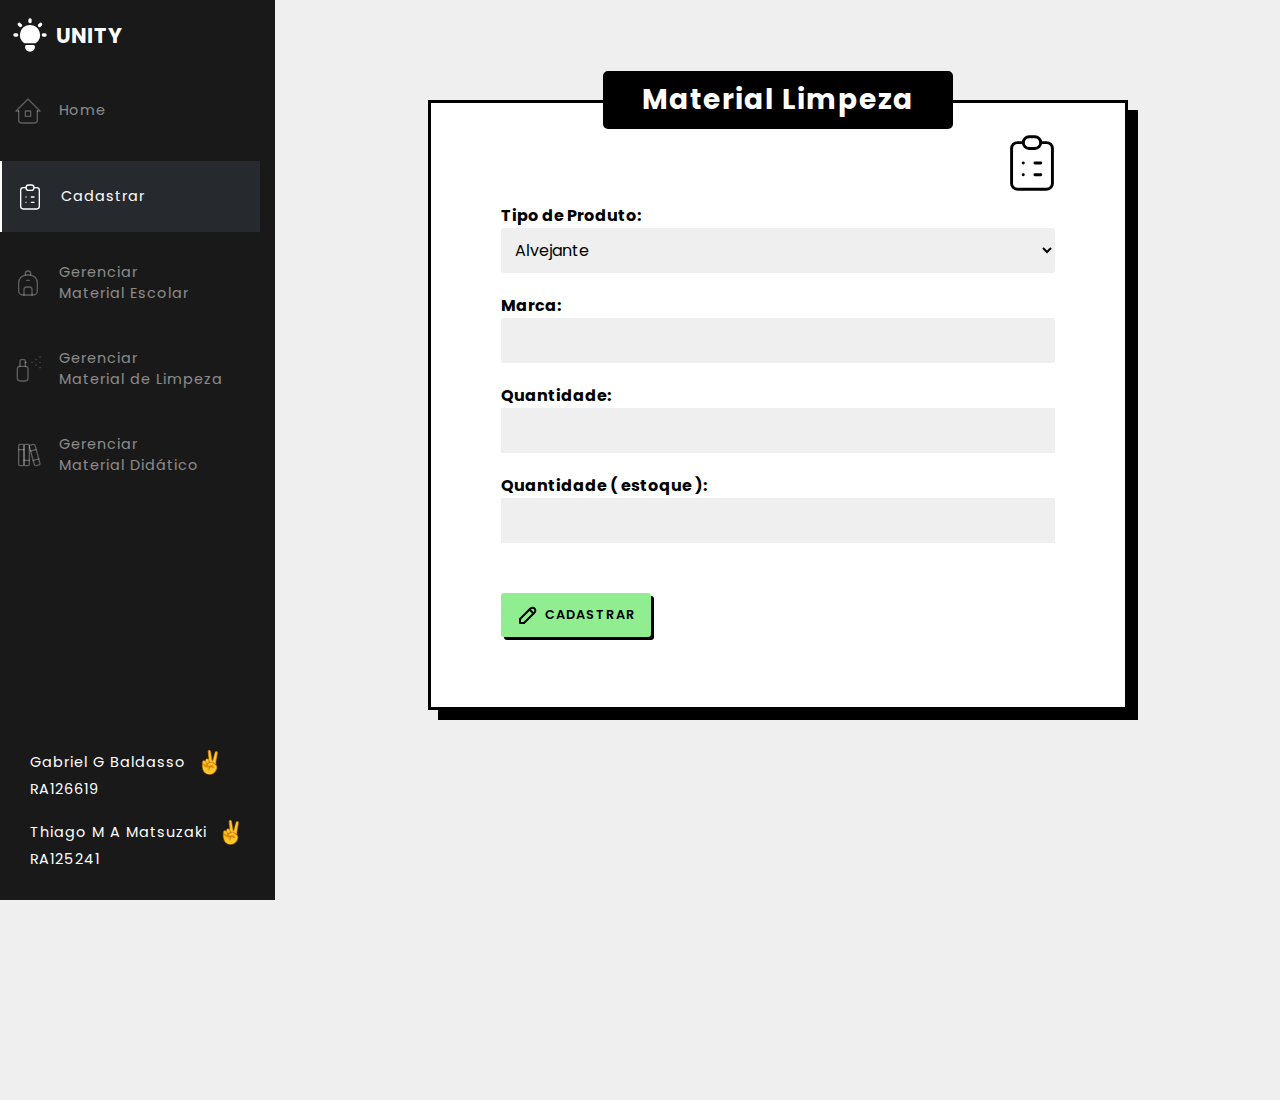
<file: cadastro_limpeza.html>
<!DOCTYPE html>
<html lang="en">

<head>
    <meta charset="UTF-8">
    <meta name="viewport" content="width=device-width, initial-scale=1.0">
    <link rel="preconnect" href="https://fonts.googleapis.com">
    <link rel="preconnect" href="https://fonts.gstatic.com" crossorigin>
    <link
        href="https://fonts.googleapis.com/css2?family=Lato:wght@100;300;700&family=M+PLUS+1p:wght@500;700&family=Poppins:wght@300;400;600&family=Roboto:wght@300;400;900&family=Ubuntu:wght@300;400;700&display=swap"
        rel="stylesheet">
    <link rel="stylesheet" href="cadastro_material.css">
    <link rel="stylesheet" href="header.css">
    <title>Cadastro Limpeza</title>
</head>

<body>
    <header>
        <nav>
            <div class="logo-container">
                <svg xmlns="http://www.w3.org/2000/svg" class="icon icon-tabler icon-tabler-bulb-filled" width="24"
                    height="24" viewBox="0 0 24 24" stroke-width="1" fill="none" stroke-linecap="round"
                    stroke-linejoin="round">
                    <path stroke="none" d="M0 0h24v24H0z" fill="none"></path>
                    <path d="M4 11a1 1 0 0 1 .117 1.993l-.117 .007h-1a1 1 0 0 1 -.117 -1.993l.117 -.007h1z"
                        stroke-width="0"></path>
                    <path d="M12 2a1 1 0 0 1 .993 .883l.007 .117v1a1 1 0 0 1 -1.993 .117l-.007 -.117v-1a1 1 0 0 1 1 -1z"
                        stroke-width="0"></path>
                    <path d="M21 11a1 1 0 0 1 .117 1.993l-.117 .007h-1a1 1 0 0 1 -.117 -1.993l.117 -.007h1z"
                        stroke-width="0"></path>
                    <path
                        d="M4.893 4.893a1 1 0 0 1 1.32 -.083l.094 .083l.7 .7a1 1 0 0 1 -1.32 1.497l-.094 -.083l-.7 -.7a1 1 0 0 1 0 -1.414z"
                        stroke-width="0"></path>
                    <path
                        d="M17.693 4.893a1 1 0 0 1 1.497 1.32l-.083 .094l-.7 .7a1 1 0 0 1 -1.497 -1.32l.083 -.094l.7 -.7z"
                        stroke-width="0"></path>
                    <path d="M14 18a1 1 0 0 1 1 1a3 3 0 0 1 -6 0a1 1 0 0 1 .883 -.993l.117 -.007h4z" stroke-width="0">
                    </path>
                    <path
                        d="M12 6a6 6 0 0 1 3.6 10.8a1 1 0 0 1 -.471 .192l-.129 .008h-6a1 1 0 0 1 -.6 -.2a6 6 0 0 1 3.6 -10.8z"
                        stroke-width="0"></path>
                </svg>
                <h1>Unity</h1>
            </div>
            <ul>
                <li class="list-item">
                    <a href="index.html">
                        <svg xmlns="http://www.w3.org/2000/svg" class="icon icon-tabler icon-tabler-home-2" width="24"
                            height="24" viewBox="0 0 24 24" stroke-width="1" stroke="currentColor" fill="none"
                            stroke-linecap="round" stroke-linejoin="round">
                            <path stroke="none" d="M0 0h24v24H0z" fill="none"></path>
                            <path d="M5 12l-2 0l9 -9l9 9l-2 0"></path>
                            <path d="M5 12v7a2 2 0 0 0 2 2h10a2 2 0 0 0 2 -2v-7"></path>
                            <path d="M10 12h4v4h-4z"></path>
                        </svg>
                        Home
                    </a>
                </li>
                <li class="list-item">

                    <a href="cadastro.html">
                        <svg xmlns="http://www.w3.org/2000/svg" class="icon icon-tabler icon-tabler-clipboard-list"
                            width="24" height="24" viewBox="0 0 24 24" stroke-width="1" stroke="currentColor"
                            fill="none" stroke-linecap="round" stroke-linejoin="round">
                            <path stroke="none" d="M0 0h24v24H0z" fill="none"></path>
                            <path d="M9 5h-2a2 2 0 0 0 -2 2v12a2 2 0 0 0 2 2h10a2 2 0 0 0 2 -2v-12a2 2 0 0 0 -2 -2h-2">
                            </path>
                            <path d="M9 3m0 2a2 2 0 0 1 2 -2h2a2 2 0 0 1 2 2v0a2 2 0 0 1 -2 2h-2a2 2 0 0 1 -2 -2z">
                            </path>
                            <path d="M9 12l.01 0"></path>
                            <path d="M13 12l2 0"></path>
                            <path d="M9 16l.01 0"></path>
                            <path d="M13 16l2 0"></path>
                        </svg>
                        Cadastrar
                    </a>
                </li>
                <li class="list-item">

                    <a href="material_escolar.html">
                        <svg xmlns="http://www.w3.org/2000/svg" class="icon icon-tabler icon-tabler-backpack" width="24" height="24" viewBox="0 0 24 24" stroke-width="1" stroke="currentColor" fill="none" stroke-linecap="round" stroke-linejoin="round">
                            <path stroke="none" d="M0 0h24v24H0z" fill="none"></path>
                            <path d="M5 18v-6a6 6 0 0 1 6 -6h2a6 6 0 0 1 6 6v6a3 3 0 0 1 -3 3h-8a3 3 0 0 1 -3 -3z"></path>
                            <path d="M10 6v-1a2 2 0 1 1 4 0v1"></path>
                            <path d="M9 21v-4a2 2 0 0 1 2 -2h2a2 2 0 0 1 2 2v4"></path>
                            <path d="M11 10h2"></path>
                         </svg>
                        Gerenciar <br>Material Escolar
                    </a>
                </li>
                <li class="list-item">

                    <a href="material_limpeza.html">
                        <svg xmlns="http://www.w3.org/2000/svg" class="icon icon-tabler icon-tabler-spray" width="24"
                            height="24" viewBox="0 0 24 24" stroke-width="1" stroke="currentColor" fill="none"
                            stroke-linecap="round" stroke-linejoin="round">
                            <path stroke="none" d="M0 0h24v24H0z" fill="none"></path>
                            <path d="M4 10m0 2a2 2 0 0 1 2 -2h4a2 2 0 0 1 2 2v7a2 2 0 0 1 -2 2h-4a2 2 0 0 1 -2 -2z">
                            </path>
                            <path d="M6 10v-4a1 1 0 0 1 1 -1h2a1 1 0 0 1 1 1v4"></path>
                            <path d="M15 7h.01"></path>
                            <path d="M18 9h.01"></path>
                            <path d="M18 5h.01"></path>
                            <path d="M21 3h.01"></path>
                            <path d="M21 7h.01"></path>
                            <path d="M21 11h.01"></path>
                            <path d="M10 7h1"></path>
                        </svg>
                        Gerenciar<br>Material de Limpeza
                    </a>
                </li>
                <li class="list-item">

                    <a href="material_didatico.html">
                        <svg xmlns="http://www.w3.org/2000/svg" class="icon icon-tabler icon-tabler-books" width="24"
                            height="24" viewBox="0 0 24 24" stroke-width="1" stroke="currentColor" fill="none"
                            stroke-linecap="round" stroke-linejoin="round">
                            <path stroke="none" d="M0 0h24v24H0z" fill="none"></path>
                            <path d="M5 4m0 1a1 1 0 0 1 1 -1h2a1 1 0 0 1 1 1v14a1 1 0 0 1 -1 1h-2a1 1 0 0 1 -1 -1z">
                            </path>
                            <path d="M9 4m0 1a1 1 0 0 1 1 -1h2a1 1 0 0 1 1 1v14a1 1 0 0 1 -1 1h-2a1 1 0 0 1 -1 -1z">
                            </path>
                            <path d="M5 8h4"></path>
                            <path d="M9 16h4"></path>
                            <path
                                d="M13.803 4.56l2.184 -.53c.562 -.135 1.133 .19 1.282 .732l3.695 13.418a1.02 1.02 0 0 1 -.634 1.219l-.133 .041l-2.184 .53c-.562 .135 -1.133 -.19 -1.282 -.732l-3.695 -13.418a1.02 1.02 0 0 1 .634 -1.219l.133 -.041z">
                            </path>
                            <path d="M14 9l4 -1"></path>
                            <path d="M16 16l3.923 -.98"></path>
                        </svg>
                        Gerenciar<br>Material Didático
                    </a>
                </li>
            </ul>
            <ul class="authors">
                <li>
                    <div class="author-content">
                        <p>Gabriel G Baldasso <span>✌</span></p>
                        <p>RA126619</p>
                    </div>
                </li>
                
                <li>
                    <div class="author-content">
                        <p>Thiago M A Matsuzaki <span>✌</span></p>
                        <p>RA125241</p>
                    </div>
                </li>
            </ul>
        </nav>
    </header>
    <main>
        <section class="form_container">
            <form method="POST">
                <h2>Material Limpeza</h2>
                <svg xmlns="http://www.w3.org/2000/svg" class="icon icon-tabler icon-tabler-clipboard-list" width="24"
                    height="24" viewBox="0 0 24 24" stroke-width="1" stroke="currentColor" fill="none"
                    stroke-linecap="round" stroke-linejoin="round">
                    <path stroke="none" d="M0 0h24v24H0z" fill="none"></path>
                    <path d="M9 5h-2a2 2 0 0 0 -2 2v12a2 2 0 0 0 2 2h10a2 2 0 0 0 2 -2v-12a2 2 0 0 0 -2 -2h-2"></path>
                    <path d="M9 3m0 2a2 2 0 0 1 2 -2h2a2 2 0 0 1 2 2v0a2 2 0 0 1 -2 2h-2a2 2 0 0 1 -2 -2z"></path>
                    <path d="M9 12l.01 0"></path>
                    <path d="M13 12l2 0"></path>
                    <path d="M9 16l.01 0"></path>
                    <path d="M13 16l2 0"></path>
                </svg>
                <label for="tipo_produto">Tipo de Produto:</label>
                <select id="tipo_produto" name="tipo_produto">
                    <option value="alvejante">Alvejante</option>
                    <option value="água sanitária">Água Sanitária</option>
                    <option value="sabão em barra">Sabão em Barra</option>
                    <option value="sabão em pó">Sabão em Pó</option>
                </select>

                <br>

                <div id="campos_produto">
                    <label for="marca">Marca:</label>
                    <input type="text" id="marca" name="marca" required>

                    <label for="quantidade_produto">Quantidade:</label>
                    <input type="number" id="quantidade_produto" name="quantidade_produto" required min="0">

                    <label for="quantidade_produto">Quantidade ( estoque ):</label>
                    <input type="number" id="quantidade_produto" name="quantidade_produto" required min="0">
                </div>

                <button type="submit" value="Cadastrar" class="submit_button">
                    <svg xmlns="http://www.w3.org/2000/svg" class="icon icon-tabler icon-tabler-pencil" width="24"
                        height="24" viewBox="0 0 24 24" stroke-width="2" stroke="currentColor" fill="none"
                        stroke-linecap="round" stroke-linejoin="round">
                        <path stroke="none" d="M0 0h24v24H0z" fill="none"></path>
                        <path d="M4 20h4l10.5 -10.5a2.828 2.828 0 1 0 -4 -4l-10.5 10.5v4"></path>
                        <path d="M13.5 6.5l4 4"></path>
                    </svg>
                    Cadastrar
                </button>
            </form>
        </section>
    </main>
</body>

</html>
</file>
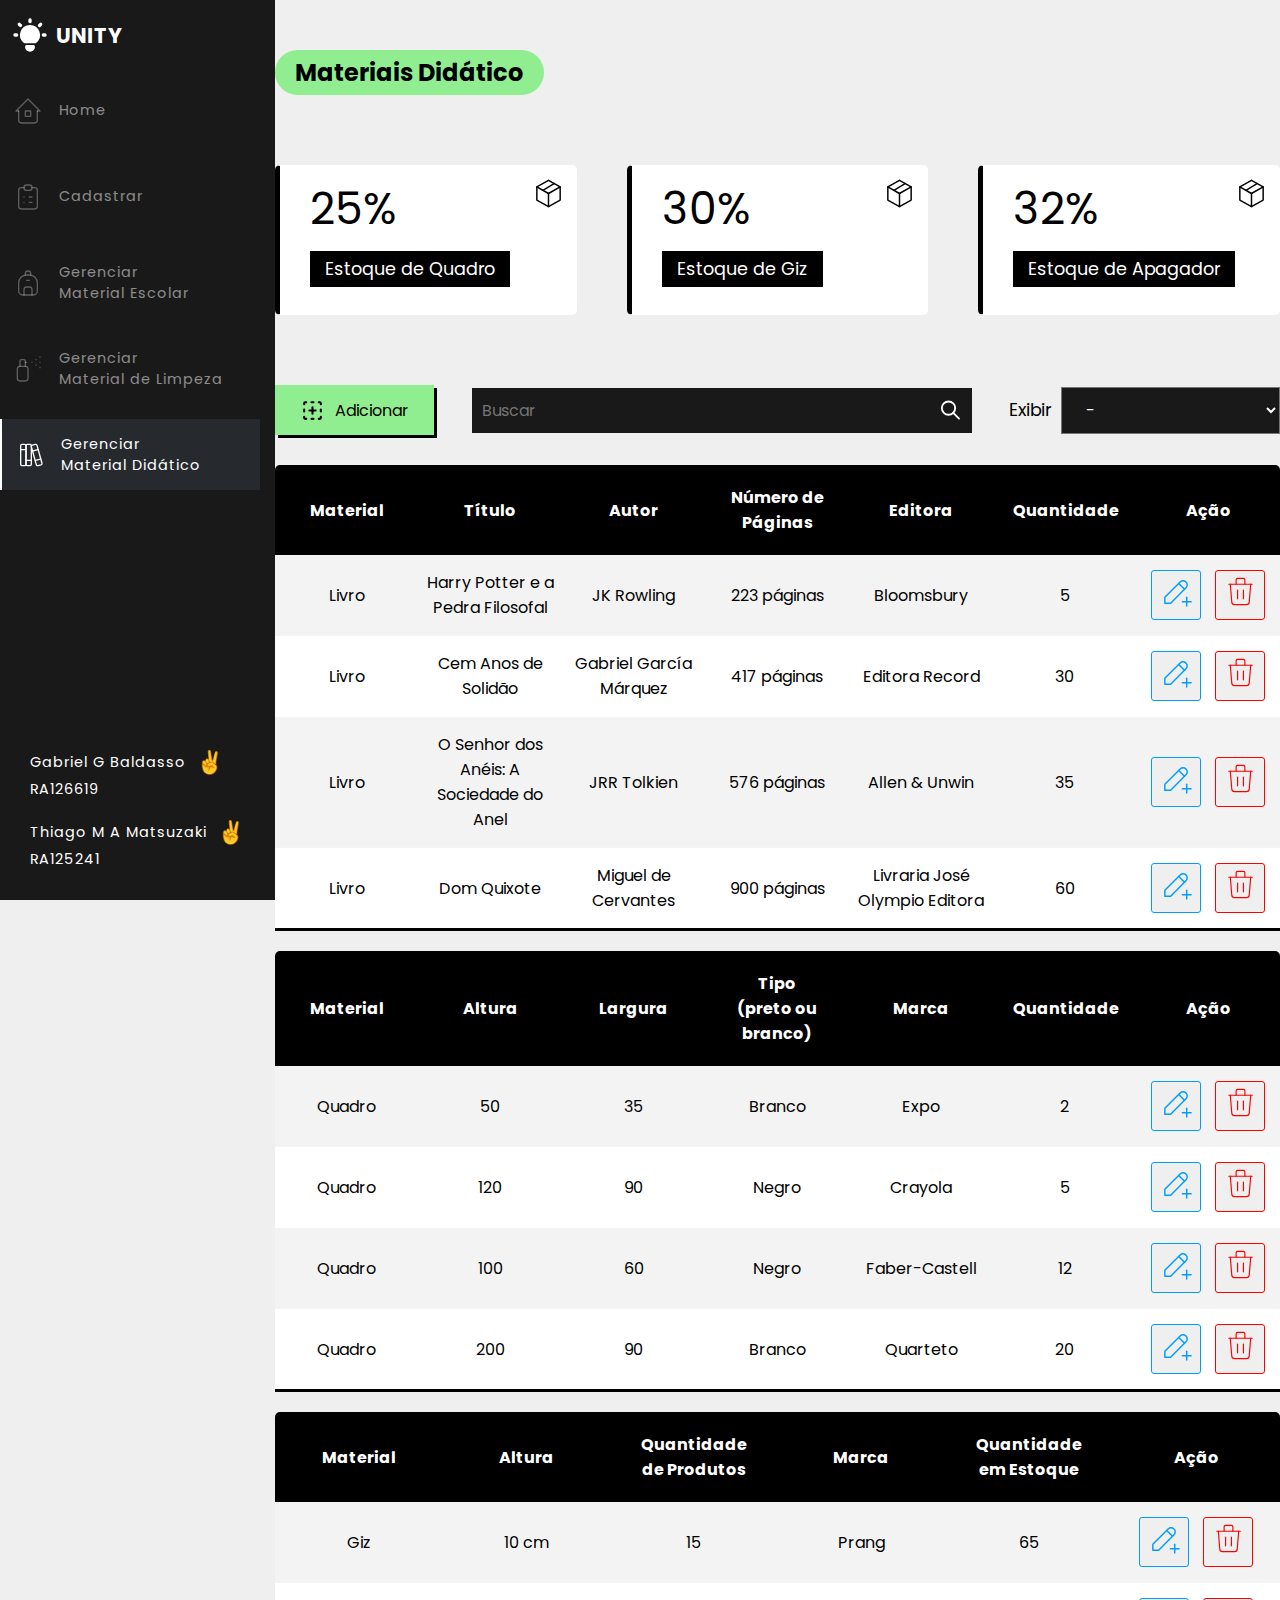
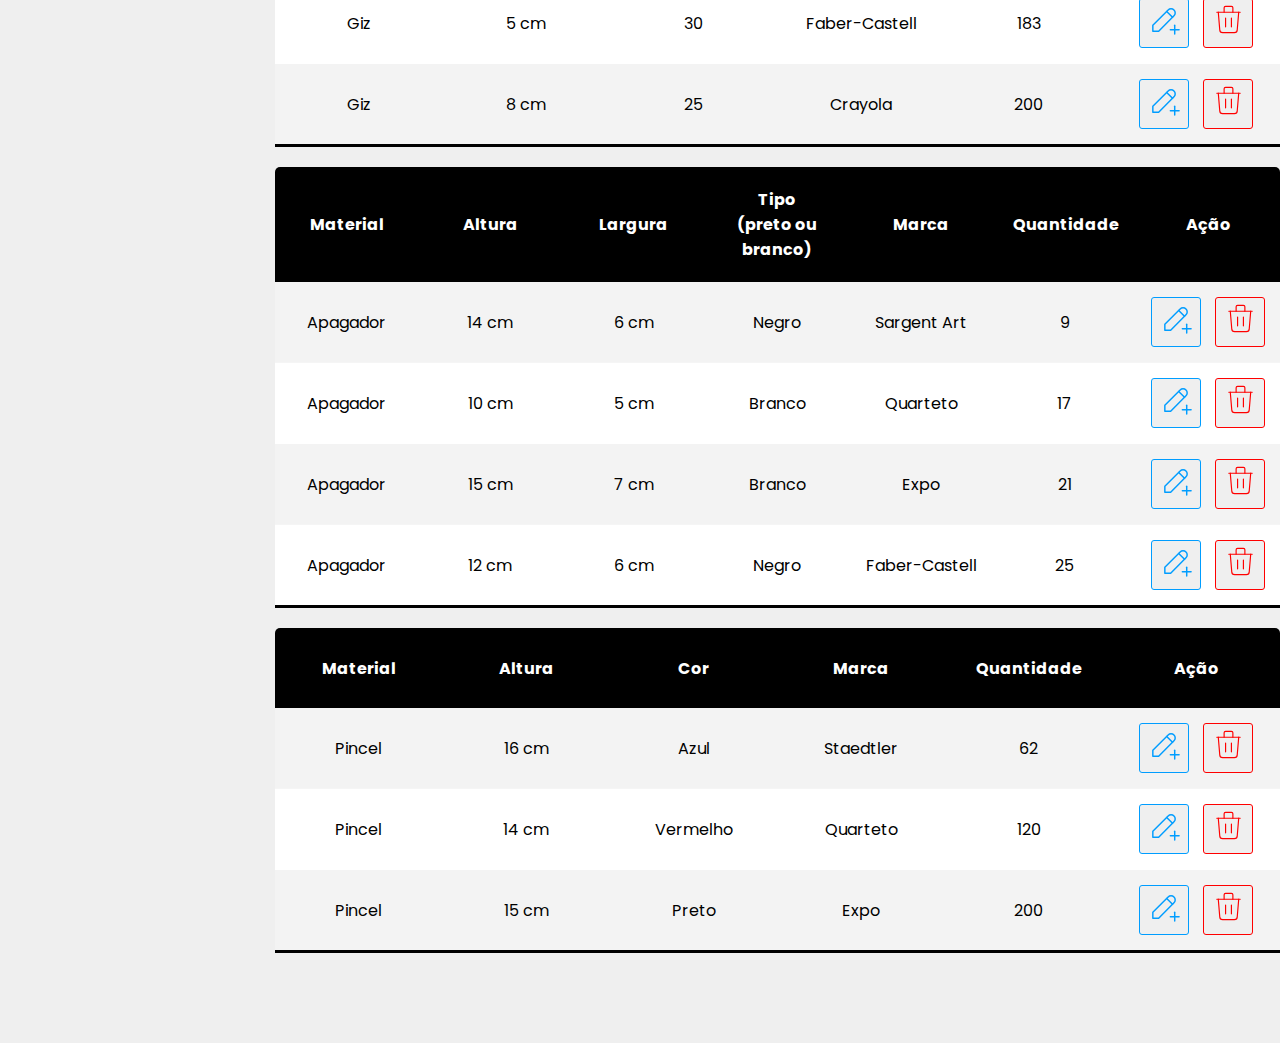
<file: material_didatico.html>
<!DOCTYPE html>
<html lang="pt-br">

<head>
    <meta charset="UTF-8" />
    <meta name="viewport" content="width=device-width, initial-scale=1.0" />
    <link rel="stylesheet" href="material_management.css" />
    <link rel="stylesheet" href="header.css" />
    <link rel="stylesheet" href="material_didatico.css" />
    <link rel="preconnect" href="https://fonts.googleapis.com" />
    <link rel="preconnect" href="https://fonts.gstatic.com" crossorigin />
    <link
        href="https://fonts.googleapis.com/css2?family=Lato:wght@100;300;700&family=M+PLUS+1p:wght@500;700&family=Poppins:wght@300;400;600&family=Roboto:wght@300;400;900&family=Ubuntu:wght@300;400;700&display=swap"
        rel="stylesheet" />
    <title>Material Didático</title>
</head>

<body>
    <header>
        <nav>
            <div class="logo-container">
                <svg xmlns="http://www.w3.org/2000/svg" class="icon icon-tabler icon-tabler-bulb-filled" width="24"
                    height="24" viewBox="0 0 24 24" stroke-width="1" fill="none" stroke-linecap="round"
                    stroke-linejoin="round">
                    <path stroke="none" d="M0 0h24v24H0z" fill="none"></path>
                    <path d="M4 11a1 1 0 0 1 .117 1.993l-.117 .007h-1a1 1 0 0 1 -.117 -1.993l.117 -.007h1z"
                        stroke-width="0"></path>
                    <path d="M12 2a1 1 0 0 1 .993 .883l.007 .117v1a1 1 0 0 1 -1.993 .117l-.007 -.117v-1a1 1 0 0 1 1 -1z"
                        stroke-width="0"></path>
                    <path d="M21 11a1 1 0 0 1 .117 1.993l-.117 .007h-1a1 1 0 0 1 -.117 -1.993l.117 -.007h1z"
                        stroke-width="0"></path>
                    <path
                        d="M4.893 4.893a1 1 0 0 1 1.32 -.083l.094 .083l.7 .7a1 1 0 0 1 -1.32 1.497l-.094 -.083l-.7 -.7a1 1 0 0 1 0 -1.414z"
                        stroke-width="0"></path>
                    <path
                        d="M17.693 4.893a1 1 0 0 1 1.497 1.32l-.083 .094l-.7 .7a1 1 0 0 1 -1.497 -1.32l.083 -.094l.7 -.7z"
                        stroke-width="0"></path>
                    <path d="M14 18a1 1 0 0 1 1 1a3 3 0 0 1 -6 0a1 1 0 0 1 .883 -.993l.117 -.007h4z" stroke-width="0">
                    </path>
                    <path
                        d="M12 6a6 6 0 0 1 3.6 10.8a1 1 0 0 1 -.471 .192l-.129 .008h-6a1 1 0 0 1 -.6 -.2a6 6 0 0 1 3.6 -10.8z"
                        stroke-width="0"></path>
                </svg>
                <h1>Unity</h1>
            </div>
            <ul>
                <li class="list-item">
                    <a href="index.html">
                        <svg xmlns="http://www.w3.org/2000/svg" class="icon icon-tabler icon-tabler-home-2" width="24"
                            height="24" viewBox="0 0 24 24" stroke-width="1" stroke="currentColor" fill="none"
                            stroke-linecap="round" stroke-linejoin="round">
                            <path stroke="none" d="M0 0h24v24H0z" fill="none"></path>
                            <path d="M5 12l-2 0l9 -9l9 9l-2 0"></path>
                            <path d="M5 12v7a2 2 0 0 0 2 2h10a2 2 0 0 0 2 -2v-7"></path>
                            <path d="M10 12h4v4h-4z"></path>
                        </svg>
                        Home
                    </a>
                </li>
                <li class="list-item">
                    <a href="cadastro.html">
                        <svg xmlns="http://www.w3.org/2000/svg" class="icon icon-tabler icon-tabler-clipboard-list"
                            width="24" height="24" viewBox="0 0 24 24" stroke-width="1" stroke="currentColor"
                            fill="none" stroke-linecap="round" stroke-linejoin="round">
                            <path stroke="none" d="M0 0h24v24H0z" fill="none"></path>
                            <path d="M9 5h-2a2 2 0 0 0 -2 2v12a2 2 0 0 0 2 2h10a2 2 0 0 0 2 -2v-12a2 2 0 0 0 -2 -2h-2">
                            </path>
                            <path d="M9 3m0 2a2 2 0 0 1 2 -2h2a2 2 0 0 1 2 2v0a2 2 0 0 1 -2 2h-2a2 2 0 0 1 -2 -2z">
                            </path>
                            <path d="M9 12l.01 0"></path>
                            <path d="M13 12l2 0"></path>
                            <path d="M9 16l.01 0"></path>
                            <path d="M13 16l2 0"></path>
                        </svg>
                        Cadastrar
                    </a>
                </li>
                <li class="list-item">
                    <a href="material_escolar.html">
                        <svg xmlns="http://www.w3.org/2000/svg" class="icon icon-tabler icon-tabler-backpack" width="24"
                            height="24" viewBox="0 0 24 24" stroke-width="1" stroke="currentColor" fill="none"
                            stroke-linecap="round" stroke-linejoin="round">
                            <path stroke="none" d="M0 0h24v24H0z" fill="none"></path>
                            <path d="M5 18v-6a6 6 0 0 1 6 -6h2a6 6 0 0 1 6 6v6a3 3 0 0 1 -3 3h-8a3 3 0 0 1 -3 -3z">
                            </path>
                            <path d="M10 6v-1a2 2 0 1 1 4 0v1"></path>
                            <path d="M9 21v-4a2 2 0 0 1 2 -2h2a2 2 0 0 1 2 2v4"></path>
                            <path d="M11 10h2"></path>
                        </svg>
                        Gerenciar <br />Material Escolar
                    </a>
                </li>
                <li class="list-item">
                    <a href="material_limpeza.html">
                        <svg xmlns="http://www.w3.org/2000/svg" class="icon icon-tabler icon-tabler-spray" width="24"
                            height="24" viewBox="0 0 24 24" stroke-width="1" stroke="currentColor" fill="none"
                            stroke-linecap="round" stroke-linejoin="round">
                            <path stroke="none" d="M0 0h24v24H0z" fill="none"></path>
                            <path d="M4 10m0 2a2 2 0 0 1 2 -2h4a2 2 0 0 1 2 2v7a2 2 0 0 1 -2 2h-4a2 2 0 0 1 -2 -2z">
                            </path>
                            <path d="M6 10v-4a1 1 0 0 1 1 -1h2a1 1 0 0 1 1 1v4"></path>
                            <path d="M15 7h.01"></path>
                            <path d="M18 9h.01"></path>
                            <path d="M18 5h.01"></path>
                            <path d="M21 3h.01"></path>
                            <path d="M21 7h.01"></path>
                            <path d="M21 11h.01"></path>
                            <path d="M10 7h1"></path>
                        </svg>
                        Gerenciar<br />Material de Limpeza
                    </a>
                </li>
                <li class="list-item">
                    <a href="material_didatico.html">
                        <svg xmlns="http://www.w3.org/2000/svg" class="icon icon-tabler icon-tabler-books" width="24"
                            height="24" viewBox="0 0 24 24" stroke-width="1" stroke="currentColor" fill="none"
                            stroke-linecap="round" stroke-linejoin="round">
                            <path stroke="none" d="M0 0h24v24H0z" fill="none"></path>
                            <path d="M5 4m0 1a1 1 0 0 1 1 -1h2a1 1 0 0 1 1 1v14a1 1 0 0 1 -1 1h-2a1 1 0 0 1 -1 -1z">
                            </path>
                            <path d="M9 4m0 1a1 1 0 0 1 1 -1h2a1 1 0 0 1 1 1v14a1 1 0 0 1 -1 1h-2a1 1 0 0 1 -1 -1z">
                            </path>
                            <path d="M5 8h4"></path>
                            <path d="M9 16h4"></path>
                            <path
                                d="M13.803 4.56l2.184 -.53c.562 -.135 1.133 .19 1.282 .732l3.695 13.418a1.02 1.02 0 0 1 -.634 1.219l-.133 .041l-2.184 .53c-.562 .135 -1.133 -.19 -1.282 -.732l-3.695 -13.418a1.02 1.02 0 0 1 .634 -1.219l.133 -.041z">
                            </path>
                            <path d="M14 9l4 -1"></path>
                            <path d="M16 16l3.923 -.98"></path>
                        </svg>
                        Gerenciar<br />Material Didático
                    </a>
                </li>
            </ul>
            <ul class="authors">
                <li>
                    <div class="author-content">
                        <p>Gabriel G Baldasso <span>✌</span></p>
                        <p>RA126619</p>
                    </div>
                </li>
                
                <li>
                    <div class="author-content">
                        <p>Thiago M A Matsuzaki <span>✌</span></p>
                        <p>RA125241</p>
                    </div>
                </li>
            </ul>
        </nav>
    </header>
    <main>
        <section class="table-container">
            <h2>Materiais Didático</h2>

            <div class="card-wrapper">
                <div class="card">
                    <svg xmlns="http://www.w3.org/2000/svg" class="icon icon-tabler icon-tabler-box-seam" width="24"
                        height="24" viewBox="0 0 24 24" stroke-width="1" stroke="currentColor" fill="none"
                        stroke-linecap="round" stroke-linejoin="round">
                        <path stroke="none" d="M0 0h24v24H0z" fill="none"></path>
                        <path d="M12 3l8 4.5v9l-8 4.5l-8 -4.5v-9l8 -4.5"></path>
                        <path d="M12 12l8 -4.5"></path>
                        <path d="M8.2 9.8l7.6 -4.6"></path>
                        <path d="M12 12v9"></path>
                        <path d="M12 12l-8 -4.5"></path>
                    </svg>
                    <span>25%</span>
                    <p>Estoque de Quadro</p>
                </div>
                <div class="card">
                    <svg xmlns="http://www.w3.org/2000/svg" class="icon icon-tabler icon-tabler-box-seam" width="24"
                        height="24" viewBox="0 0 24 24" stroke-width="1" stroke="currentColor" fill="none"
                        stroke-linecap="round" stroke-linejoin="round">
                        <path stroke="none" d="M0 0h24v24H0z" fill="none"></path>
                        <path d="M12 3l8 4.5v9l-8 4.5l-8 -4.5v-9l8 -4.5"></path>
                        <path d="M12 12l8 -4.5"></path>
                        <path d="M8.2 9.8l7.6 -4.6"></path>
                        <path d="M12 12v9"></path>
                        <path d="M12 12l-8 -4.5"></path>
                    </svg>
                    <span>30%</span>
                    <p>Estoque de Giz</p>
                </div>
                <div class="card">
                    <svg xmlns="http://www.w3.org/2000/svg" class="icon icon-tabler icon-tabler-box-seam" width="24"
                        height="24" viewBox="0 0 24 24" stroke-width="1" stroke="currentColor" fill="none"
                        stroke-linecap="round" stroke-linejoin="round">
                        <path stroke="none" d="M0 0h24v24H0z" fill="none"></path>
                        <path d="M12 3l8 4.5v9l-8 4.5l-8 -4.5v-9l8 -4.5"></path>
                        <path d="M12 12l8 -4.5"></path>
                        <path d="M8.2 9.8l7.6 -4.6"></path>
                        <path d="M12 12v9"></path>
                        <path d="M12 12l-8 -4.5"></path>
                    </svg>
                    <span>32%</span>
                    <p>Estoque de Apagador</p>
                </div>
            </div>

            <div class="filter-wrapper">

                    <button type="button" id="button-create">
                        <svg xmlns="http://www.w3.org/2000/svg" class="icon icon-tabler icon-tabler-new-section" width="24"
                        height="24" viewBox="0 0 24 24" stroke-width="1" stroke="currentColor" fill="none"
                        stroke-linecap="round" stroke-linejoin="round">
                        <path stroke="none" d="M0 0h24v24H0z" fill="none"></path>
                        <path d="M9 12l6 0"></path>
                        <path d="M12 9l0 6"></path>
                        <path
                            d="M4 6v-1a1 1 0 0 1 1 -1h1m5 0h2m5 0h1a1 1 0 0 1 1 1v1m0 5v2m0 5v1a1 1 0 0 1 -1 1h-1m-5 0h-2m-5 0h-1a1 1 0 0 1 -1 -1v-1m0 -5v-2m0 -5">
                        </path>
                    </svg>
                        Adicionar
                    </button>

                <div id="input-search">
                    <input type="search" placeholder="Buscar" />
                    <svg xmlns="http://www.w3.org/2000/svg" class="icon icon-tabler icon-tabler-search" width="24"
                        height="24" viewBox="0 0 24 24" stroke-width="1" stroke="currentColor" fill="none"
                        stroke-linecap="round" stroke-linejoin="round">
                        <path stroke="none" d="M0 0h24v24H0z" fill="none"></path>
                        <path d="M10 10m-7 0a7 7 0 1 0 14 0a7 7 0 1 0 -14 0"></path>
                        <path d="M21 21l-6 -6"></path>
                    </svg>
                </div>

                <div id="select-items">
                    <label for="">Exibir</label>
                    <select name="" id="">
                        <option value="">-</option>
                        <option value="">20 itens por pagina</option>
                        <option value="">40 itens por pagina</option>
                        <option value="">100 itens por pagina</option>
                    </select>
                </div>
            </div>

            <table class="content-table">
                <thead>
                    <tr>
                        <th>Material</th>
                        <th>Título</th>
                        <th>Autor</th>
                        <th>Número de Páginas</th>
                        <th>Editora</th>
                        <th>Quantidade</th>
                        <th>Ação</th>
                    </tr>
                </thead>
                <tbody>
                    <tr>
                        <td>Livro</td>
                        <td>Harry Potter e a Pedra Filosofal</td>
                        <td>JK Rowling</td>
                        <td>223 páginas</td>
                        <td>Bloomsbury</td>
                        <td>5</td>
                        <td class="table-action">
                            <button>
                                <svg xmlns="http://www.w3.org/2000/svg" class="icon icon-tabler icon-tabler-pencil-plus"
                                    width="24" height="24" viewBox="0 0 24 24" stroke-width="1" stroke="currentColor"
                                    fill="none" stroke-linecap="round" stroke-linejoin="round">
                                    <path stroke="none" d="M0 0h24v24H0z" fill="none"></path>
                                    <path d="M4 20h4l10.5 -10.5a2.828 2.828 0 1 0 -4 -4l-10.5 10.5v4"></path>
                                    <path d="M13.5 6.5l4 4"></path>
                                    <path d="M16 19h6"></path>
                                    <path d="M19 16v6"></path>
                                </svg>
                            </button>
                            <button>
                                <svg xmlns="http://www.w3.org/2000/svg" class="icon icon-tabler icon-tabler-trash"
                                    width="24" height="24" viewBox="0 0 24 24" stroke-width="1" stroke="currentColor"
                                    fill="none" stroke-linecap="round" stroke-linejoin="round">
                                    <path stroke="none" d="M0 0h24v24H0z" fill="none"></path>
                                    <path d="M4 7l16 0"></path>
                                    <path d="M10 11l0 6"></path>
                                    <path d="M14 11l0 6"></path>
                                    <path d="M5 7l1 12a2 2 0 0 0 2 2h8a2 2 0 0 0 2 -2l1 -12"></path>
                                    <path d="M9 7v-3a1 1 0 0 1 1 -1h4a1 1 0 0 1 1 1v3"></path>
                                </svg>
                            </button>
                        </td>
                    </tr>
                    <tr>
                        <td>Livro</td>
                        <td>Cem Anos de Solidão</td>
                        <td>Gabriel García Márquez</td>
                        <td>417 páginas</td>
                        <td>Editora Record</td>
                        <td>30</td>
                        <td class="table-action">
                            <button>
                                <svg xmlns="http://www.w3.org/2000/svg" class="icon icon-tabler icon-tabler-pencil-plus"
                                    width="24" height="24" viewBox="0 0 24 24" stroke-width="1" stroke="currentColor"
                                    fill="none" stroke-linecap="round" stroke-linejoin="round">
                                    <path stroke="none" d="M0 0h24v24H0z" fill="none"></path>
                                    <path d="M4 20h4l10.5 -10.5a2.828 2.828 0 1 0 -4 -4l-10.5 10.5v4"></path>
                                    <path d="M13.5 6.5l4 4"></path>
                                    <path d="M16 19h6"></path>
                                    <path d="M19 16v6"></path>
                                </svg>
                            </button>
                            <button>
                                <svg xmlns="http://www.w3.org/2000/svg" class="icon icon-tabler icon-tabler-trash"
                                    width="24" height="24" viewBox="0 0 24 24" stroke-width="1" stroke="currentColor"
                                    fill="none" stroke-linecap="round" stroke-linejoin="round">
                                    <path stroke="none" d="M0 0h24v24H0z" fill="none"></path>
                                    <path d="M4 7l16 0"></path>
                                    <path d="M10 11l0 6"></path>
                                    <path d="M14 11l0 6"></path>
                                    <path d="M5 7l1 12a2 2 0 0 0 2 2h8a2 2 0 0 0 2 -2l1 -12"></path>
                                    <path d="M9 7v-3a1 1 0 0 1 1 -1h4a1 1 0 0 1 1 1v3"></path>
                                </svg>
                            </button>
                        </td>
                    </tr>

                    <tr>
                        <td>Livro</td>
                        <td>O Senhor dos Anéis: A Sociedade do Anel</td>
                        <td>JRR Tolkien</td>
                        <td>576 páginas</td>
                        <td>Allen & Unwin</td>
                        <td>35</td>
                        <td class="table-action">
                            <button>
                                <svg xmlns="http://www.w3.org/2000/svg" class="icon icon-tabler icon-tabler-pencil-plus"
                                    width="24" height="24" viewBox="0 0 24 24" stroke-width="1" stroke="currentColor"
                                    fill="none" stroke-linecap="round" stroke-linejoin="round">
                                    <path stroke="none" d="M0 0h24v24H0z" fill="none"></path>
                                    <path d="M4 20h4l10.5 -10.5a2.828 2.828 0 1 0 -4 -4l-10.5 10.5v4"></path>
                                    <path d="M13.5 6.5l4 4"></path>
                                    <path d="M16 19h6"></path>
                                    <path d="M19 16v6"></path>
                                </svg>
                            </button>
                            <button>
                                <svg xmlns="http://www.w3.org/2000/svg" class="icon icon-tabler icon-tabler-trash"
                                    width="24" height="24" viewBox="0 0 24 24" stroke-width="1" stroke="currentColor"
                                    fill="none" stroke-linecap="round" stroke-linejoin="round">
                                    <path stroke="none" d="M0 0h24v24H0z" fill="none"></path>
                                    <path d="M4 7l16 0"></path>
                                    <path d="M10 11l0 6"></path>
                                    <path d="M14 11l0 6"></path>
                                    <path d="M5 7l1 12a2 2 0 0 0 2 2h8a2 2 0 0 0 2 -2l1 -12"></path>
                                    <path d="M9 7v-3a1 1 0 0 1 1 -1h4a1 1 0 0 1 1 1v3"></path>
                                </svg>
                            </button>
                        </td>
                    </tr>
                    <tr>
                        <td>Livro</td>
                        <td>Dom Quixote</td>
                        <td>Miguel de Cervantes</td>
                        <td>900 páginas</td>
                        <td>Livraria José Olympio Editora</td>
                        <td>60</td>
                        <td class="table-action">
                            <button>
                                <svg xmlns="http://www.w3.org/2000/svg" class="icon icon-tabler icon-tabler-pencil-plus"
                                    width="24" height="24" viewBox="0 0 24 24" stroke-width="1" stroke="currentColor"
                                    fill="none" stroke-linecap="round" stroke-linejoin="round">
                                    <path stroke="none" d="M0 0h24v24H0z" fill="none"></path>
                                    <path d="M4 20h4l10.5 -10.5a2.828 2.828 0 1 0 -4 -4l-10.5 10.5v4"></path>
                                    <path d="M13.5 6.5l4 4"></path>
                                    <path d="M16 19h6"></path>
                                    <path d="M19 16v6"></path>
                                </svg>
                            </button>
                            <button>
                                <svg xmlns="http://www.w3.org/2000/svg" class="icon icon-tabler icon-tabler-trash"
                                    width="24" height="24" viewBox="0 0 24 24" stroke-width="1" stroke="currentColor"
                                    fill="none" stroke-linecap="round" stroke-linejoin="round">
                                    <path stroke="none" d="M0 0h24v24H0z" fill="none"></path>
                                    <path d="M4 7l16 0"></path>
                                    <path d="M10 11l0 6"></path>
                                    <path d="M14 11l0 6"></path>
                                    <path d="M5 7l1 12a2 2 0 0 0 2 2h8a2 2 0 0 0 2 -2l1 -12"></path>
                                    <path d="M9 7v-3a1 1 0 0 1 1 -1h4a1 1 0 0 1 1 1v3"></path>
                                </svg>
                            </button>
                        </td>
                    </tr>
                </tbody>
            </table>
            <table class="content-table">
                <thead>
                    <tr>
                        <th>Material</th>
                        <th>Altura</th>
                        <th>Largura</th>
                        <th>
                            Tipo <br />
                            (preto ou branco)
                        </th>
                        <th>Marca</th>
                        <th>Quantidade</th>
                        <th>Ação</th>
                    </tr>
                </thead>
                <tbody>
                    <tr>
                        <td>Quadro</td>
                        <td>50</td>
                        <td>35</td>
                        <td>Branco</td>
                        <td>Expo</td>
                        <td>2</td>
                        <td class="table-action">
                            <button>
                                <svg xmlns="http://www.w3.org/2000/svg" class="icon icon-tabler icon-tabler-pencil-plus"
                                    width="24" height="24" viewBox="0 0 24 24" stroke-width="1" stroke="currentColor"
                                    fill="none" stroke-linecap="round" stroke-linejoin="round">
                                    <path stroke="none" d="M0 0h24v24H0z" fill="none"></path>
                                    <path d="M4 20h4l10.5 -10.5a2.828 2.828 0 1 0 -4 -4l-10.5 10.5v4"></path>
                                    <path d="M13.5 6.5l4 4"></path>
                                    <path d="M16 19h6"></path>
                                    <path d="M19 16v6"></path>
                                </svg>
                            </button>
                            <button>
                                <svg xmlns="http://www.w3.org/2000/svg" class="icon icon-tabler icon-tabler-trash"
                                    width="24" height="24" viewBox="0 0 24 24" stroke-width="1" stroke="currentColor"
                                    fill="none" stroke-linecap="round" stroke-linejoin="round">
                                    <path stroke="none" d="M0 0h24v24H0z" fill="none"></path>
                                    <path d="M4 7l16 0"></path>
                                    <path d="M10 11l0 6"></path>
                                    <path d="M14 11l0 6"></path>
                                    <path d="M5 7l1 12a2 2 0 0 0 2 2h8a2 2 0 0 0 2 -2l1 -12"></path>
                                    <path d="M9 7v-3a1 1 0 0 1 1 -1h4a1 1 0 0 1 1 1v3"></path>
                                </svg>
                            </button>
                        </td>
                    </tr>
                    <tr>
                        <td>Quadro</td>
                        <td>120</td>
                        <td>90</td>
                        <td>Negro</td>
                        <td>Crayola</td>
                        <td>5</td>
                        <td class="table-action">
                            <button>
                                <svg xmlns="http://www.w3.org/2000/svg" class="icon icon-tabler icon-tabler-pencil-plus"
                                    width="24" height="24" viewBox="0 0 24 24" stroke-width="1" stroke="currentColor"
                                    fill="none" stroke-linecap="round" stroke-linejoin="round">
                                    <path stroke="none" d="M0 0h24v24H0z" fill="none"></path>
                                    <path d="M4 20h4l10.5 -10.5a2.828 2.828 0 1 0 -4 -4l-10.5 10.5v4"></path>
                                    <path d="M13.5 6.5l4 4"></path>
                                    <path d="M16 19h6"></path>
                                    <path d="M19 16v6"></path>
                                </svg>
                            </button>
                            <button>
                                <svg xmlns="http://www.w3.org/2000/svg" class="icon icon-tabler icon-tabler-trash"
                                    width="24" height="24" viewBox="0 0 24 24" stroke-width="1" stroke="currentColor"
                                    fill="none" stroke-linecap="round" stroke-linejoin="round">
                                    <path stroke="none" d="M0 0h24v24H0z" fill="none"></path>
                                    <path d="M4 7l16 0"></path>
                                    <path d="M10 11l0 6"></path>
                                    <path d="M14 11l0 6"></path>
                                    <path d="M5 7l1 12a2 2 0 0 0 2 2h8a2 2 0 0 0 2 -2l1 -12"></path>
                                    <path d="M9 7v-3a1 1 0 0 1 1 -1h4a1 1 0 0 1 1 1v3"></path>
                                </svg>
                            </button>
                        </td>
                    </tr>
                    <tr>
                        <td>Quadro</td>
                        <td>100</td>
                        <td>60</td>
                        <td>Negro</td>
                        <td>Faber-Castell</td>
                        <td>12</td>
                        <td class="table-action">
                            <button>
                                <svg xmlns="http://www.w3.org/2000/svg" class="icon icon-tabler icon-tabler-pencil-plus"
                                    width="24" height="24" viewBox="0 0 24 24" stroke-width="1" stroke="currentColor"
                                    fill="none" stroke-linecap="round" stroke-linejoin="round">
                                    <path stroke="none" d="M0 0h24v24H0z" fill="none"></path>
                                    <path d="M4 20h4l10.5 -10.5a2.828 2.828 0 1 0 -4 -4l-10.5 10.5v4"></path>
                                    <path d="M13.5 6.5l4 4"></path>
                                    <path d="M16 19h6"></path>
                                    <path d="M19 16v6"></path>
                                </svg>
                            </button>
                            <button>
                                <svg xmlns="http://www.w3.org/2000/svg" class="icon icon-tabler icon-tabler-trash"
                                    width="24" height="24" viewBox="0 0 24 24" stroke-width="1" stroke="currentColor"
                                    fill="none" stroke-linecap="round" stroke-linejoin="round">
                                    <path stroke="none" d="M0 0h24v24H0z" fill="none"></path>
                                    <path d="M4 7l16 0"></path>
                                    <path d="M10 11l0 6"></path>
                                    <path d="M14 11l0 6"></path>
                                    <path d="M5 7l1 12a2 2 0 0 0 2 2h8a2 2 0 0 0 2 -2l1 -12"></path>
                                    <path d="M9 7v-3a1 1 0 0 1 1 -1h4a1 1 0 0 1 1 1v3"></path>
                                </svg>
                            </button>
                        </td>
                    </tr>
                    <tr>
                        <td>Quadro</td>
                        <td>200</td>
                        <td>90</td>
                        <td>Branco</td>
                        <td>Quarteto</td>
                        <td>20</td>
                        <td class="table-action">
                            <button>
                                <svg xmlns="http://www.w3.org/2000/svg" class="icon icon-tabler icon-tabler-pencil-plus"
                                    width="24" height="24" viewBox="0 0 24 24" stroke-width="1" stroke="currentColor"
                                    fill="none" stroke-linecap="round" stroke-linejoin="round">
                                    <path stroke="none" d="M0 0h24v24H0z" fill="none"></path>
                                    <path d="M4 20h4l10.5 -10.5a2.828 2.828 0 1 0 -4 -4l-10.5 10.5v4"></path>
                                    <path d="M13.5 6.5l4 4"></path>
                                    <path d="M16 19h6"></path>
                                    <path d="M19 16v6"></path>
                                </svg>
                            </button>
                            <button>
                                <svg xmlns="http://www.w3.org/2000/svg" class="icon icon-tabler icon-tabler-trash"
                                    width="24" height="24" viewBox="0 0 24 24" stroke-width="1" stroke="currentColor"
                                    fill="none" stroke-linecap="round" stroke-linejoin="round">
                                    <path stroke="none" d="M0 0h24v24H0z" fill="none"></path>
                                    <path d="M4 7l16 0"></path>
                                    <path d="M10 11l0 6"></path>
                                    <path d="M14 11l0 6"></path>
                                    <path d="M5 7l1 12a2 2 0 0 0 2 2h8a2 2 0 0 0 2 -2l1 -12"></path>
                                    <path d="M9 7v-3a1 1 0 0 1 1 -1h4a1 1 0 0 1 1 1v3"></path>
                                </svg>
                            </button>
                        </td>
                    </tr>
                </tbody>
            </table>

            <table class="content-table">
                <thead>
                    <tr>
                        <th>Material</th>
                        <th>Altura</th>
                        <th>Quantidade de Produtos</th>
                        <th>Marca</th>
                        <th>Quantidade em Estoque</th>
                        <th>Ação</th>
                    </tr>
                </thead>
                <tbody>
                    <tr>
                        <td>Giz</td>
                        <td>10 cm</td>
                        <td>15</td>
                        <td>Prang</td>
                        <td>65</td>
                        <td class="table-action">
                            <button>
                                <svg xmlns="http://www.w3.org/2000/svg" class="icon icon-tabler icon-tabler-pencil-plus"
                                    width="24" height="24" viewBox="0 0 24 24" stroke-width="1" stroke="currentColor"
                                    fill="none" stroke-linecap="round" stroke-linejoin="round">
                                    <path stroke="none" d="M0 0h24v24H0z" fill="none"></path>
                                    <path d="M4 20h4l10.5 -10.5a2.828 2.828 0 1 0 -4 -4l-10.5 10.5v4"></path>
                                    <path d="M13.5 6.5l4 4"></path>
                                    <path d="M16 19h6"></path>
                                    <path d="M19 16v6"></path>
                                </svg>
                            </button>
                            <button>
                                <svg xmlns="http://www.w3.org/2000/svg" class="icon icon-tabler icon-tabler-trash"
                                    width="24" height="24" viewBox="0 0 24 24" stroke-width="1" stroke="currentColor"
                                    fill="none" stroke-linecap="round" stroke-linejoin="round">
                                    <path stroke="none" d="M0 0h24v24H0z" fill="none"></path>
                                    <path d="M4 7l16 0"></path>
                                    <path d="M10 11l0 6"></path>
                                    <path d="M14 11l0 6"></path>
                                    <path d="M5 7l1 12a2 2 0 0 0 2 2h8a2 2 0 0 0 2 -2l1 -12"></path>
                                    <path d="M9 7v-3a1 1 0 0 1 1 -1h4a1 1 0 0 1 1 1v3"></path>
                                </svg>
                            </button>
                        </td>
                    </tr>

                    <tr>
                        <td>Giz</td>
                        <td>5 cm</td>
                        <td>30</td>
                        <td>Faber-Castell</td>
                        <td>183</td>
                        <td class="table-action">
                            <button>
                                <svg xmlns="http://www.w3.org/2000/svg" class="icon icon-tabler icon-tabler-pencil-plus"
                                    width="24" height="24" viewBox="0 0 24 24" stroke-width="1" stroke="currentColor"
                                    fill="none" stroke-linecap="round" stroke-linejoin="round">
                                    <path stroke="none" d="M0 0h24v24H0z" fill="none"></path>
                                    <path d="M4 20h4l10.5 -10.5a2.828 2.828 0 1 0 -4 -4l-10.5 10.5v4"></path>
                                    <path d="M13.5 6.5l4 4"></path>
                                    <path d="M16 19h6"></path>
                                    <path d="M19 16v6"></path>
                                </svg>
                            </button>
                            <button>
                                <svg xmlns="http://www.w3.org/2000/svg" class="icon icon-tabler icon-tabler-trash"
                                    width="24" height="24" viewBox="0 0 24 24" stroke-width="1" stroke="currentColor"
                                    fill="none" stroke-linecap="round" stroke-linejoin="round">
                                    <path stroke="none" d="M0 0h24v24H0z" fill="none"></path>
                                    <path d="M4 7l16 0"></path>
                                    <path d="M10 11l0 6"></path>
                                    <path d="M14 11l0 6"></path>
                                    <path d="M5 7l1 12a2 2 0 0 0 2 2h8a2 2 0 0 0 2 -2l1 -12"></path>
                                    <path d="M9 7v-3a1 1 0 0 1 1 -1h4a1 1 0 0 1 1 1v3"></path>
                                </svg>
                            </button>
                        </td>
                    </tr>

                    <tr>
                        <td>Giz</td>
                        <td>8 cm</td>
                        <td>25</td>
                        <td>Crayola</td>
                        <td>200</td>
                        <td class="table-action">
                            <button>
                                <svg xmlns="http://www.w3.org/2000/svg" class="icon icon-tabler icon-tabler-pencil-plus"
                                    width="24" height="24" viewBox="0 0 24 24" stroke-width="1" stroke="currentColor"
                                    fill="none" stroke-linecap="round" stroke-linejoin="round">
                                    <path stroke="none" d="M0 0h24v24H0z" fill="none"></path>
                                    <path d="M4 20h4l10.5 -10.5a2.828 2.828 0 1 0 -4 -4l-10.5 10.5v4"></path>
                                    <path d="M13.5 6.5l4 4"></path>
                                    <path d="M16 19h6"></path>
                                    <path d="M19 16v6"></path>
                                </svg>
                            </button>
                            <button>
                                <svg xmlns="http://www.w3.org/2000/svg" class="icon icon-tabler icon-tabler-trash"
                                    width="24" height="24" viewBox="0 0 24 24" stroke-width="1" stroke="currentColor"
                                    fill="none" stroke-linecap="round" stroke-linejoin="round">
                                    <path stroke="none" d="M0 0h24v24H0z" fill="none"></path>
                                    <path d="M4 7l16 0"></path>
                                    <path d="M10 11l0 6"></path>
                                    <path d="M14 11l0 6"></path>
                                    <path d="M5 7l1 12a2 2 0 0 0 2 2h8a2 2 0 0 0 2 -2l1 -12"></path>
                                    <path d="M9 7v-3a1 1 0 0 1 1 -1h4a1 1 0 0 1 1 1v3"></path>
                                </svg>
                            </button>
                        </td>
                    </tr>
                </tbody>
            </table>

            <table class="content-table">
                <thead>
                    <tr>
                        <th>Material</th>
                        <th>Altura</th>
                        <th>Largura</th>
                        <th>
                            Tipo <br />
                            (preto ou branco)
                        </th>
                        <th>Marca</th>
                        <th>Quantidade</th>
                        <th>Ação</th>
                    </tr>
                </thead>
                <tbody>
                    <tr>
                        <td>Apagador</td>
                        <td>14 cm</td>
                        <td>6 cm</td>
                        <td>Negro</td>
                        <td>Sargent Art</td>
                        <td>9</td>
                        <td class="table-action">
                            <button>
                                <svg xmlns="http://www.w3.org/2000/svg" class="icon icon-tabler icon-tabler-pencil-plus"
                                    width="24" height="24" viewBox="0 0 24 24" stroke-width="1" stroke="currentColor"
                                    fill="none" stroke-linecap="round" stroke-linejoin="round">
                                    <path stroke="none" d="M0 0h24v24H0z" fill="none"></path>
                                    <path d="M4 20h4l10.5 -10.5a2.828 2.828 0 1 0 -4 -4l-10.5 10.5v4"></path>
                                    <path d="M13.5 6.5l4 4"></path>
                                    <path d="M16 19h6"></path>
                                    <path d="M19 16v6"></path>
                                </svg>
                            </button>
                            <button>
                                <svg xmlns="http://www.w3.org/2000/svg" class="icon icon-tabler icon-tabler-trash"
                                    width="24" height="24" viewBox="0 0 24 24" stroke-width="1" stroke="currentColor"
                                    fill="none" stroke-linecap="round" stroke-linejoin="round">
                                    <path stroke="none" d="M0 0h24v24H0z" fill="none"></path>
                                    <path d="M4 7l16 0"></path>
                                    <path d="M10 11l0 6"></path>
                                    <path d="M14 11l0 6"></path>
                                    <path d="M5 7l1 12a2 2 0 0 0 2 2h8a2 2 0 0 0 2 -2l1 -12"></path>
                                    <path d="M9 7v-3a1 1 0 0 1 1 -1h4a1 1 0 0 1 1 1v3"></path>
                                </svg>
                            </button>
                        </td>
                    </tr>
                    <tr>
                        <td>Apagador</td>
                        <td>10 cm</td>
                        <td>5 cm</td>
                        <td>Branco</td>
                        <td>Quarteto</td>
                        <td>17</td>
                        <td class="table-action">
                            <button>
                                <svg xmlns="http://www.w3.org/2000/svg" class="icon icon-tabler icon-tabler-pencil-plus"
                                    width="24" height="24" viewBox="0 0 24 24" stroke-width="1" stroke="currentColor"
                                    fill="none" stroke-linecap="round" stroke-linejoin="round">
                                    <path stroke="none" d="M0 0h24v24H0z" fill="none"></path>
                                    <path d="M4 20h4l10.5 -10.5a2.828 2.828 0 1 0 -4 -4l-10.5 10.5v4"></path>
                                    <path d="M13.5 6.5l4 4"></path>
                                    <path d="M16 19h6"></path>
                                    <path d="M19 16v6"></path>
                                </svg>
                            </button>
                            <button>
                                <svg xmlns="http://www.w3.org/2000/svg" class="icon icon-tabler icon-tabler-trash"
                                    width="24" height="24" viewBox="0 0 24 24" stroke-width="1" stroke="currentColor"
                                    fill="none" stroke-linecap="round" stroke-linejoin="round">
                                    <path stroke="none" d="M0 0h24v24H0z" fill="none"></path>
                                    <path d="M4 7l16 0"></path>
                                    <path d="M10 11l0 6"></path>
                                    <path d="M14 11l0 6"></path>
                                    <path d="M5 7l1 12a2 2 0 0 0 2 2h8a2 2 0 0 0 2 -2l1 -12"></path>
                                    <path d="M9 7v-3a1 1 0 0 1 1 -1h4a1 1 0 0 1 1 1v3"></path>
                                </svg>
                            </button>
                        </td>
                    </tr>
                    <tr>
                        <td>Apagador</td>
                        <td>15 cm</td>
                        <td>7 cm</td>
                        <td>Branco</td>
                        <td>Expo</td>
                        <td>21</td>
                        <td class="table-action">
                            <button>
                                <svg xmlns="http://www.w3.org/2000/svg" class="icon icon-tabler icon-tabler-pencil-plus"
                                    width="24" height="24" viewBox="0 0 24 24" stroke-width="1" stroke="currentColor"
                                    fill="none" stroke-linecap="round" stroke-linejoin="round">
                                    <path stroke="none" d="M0 0h24v24H0z" fill="none"></path>
                                    <path d="M4 20h4l10.5 -10.5a2.828 2.828 0 1 0 -4 -4l-10.5 10.5v4"></path>
                                    <path d="M13.5 6.5l4 4"></path>
                                    <path d="M16 19h6"></path>
                                    <path d="M19 16v6"></path>
                                </svg>
                            </button>
                            <button>
                                <svg xmlns="http://www.w3.org/2000/svg" class="icon icon-tabler icon-tabler-trash"
                                    width="24" height="24" viewBox="0 0 24 24" stroke-width="1" stroke="currentColor"
                                    fill="none" stroke-linecap="round" stroke-linejoin="round">
                                    <path stroke="none" d="M0 0h24v24H0z" fill="none"></path>
                                    <path d="M4 7l16 0"></path>
                                    <path d="M10 11l0 6"></path>
                                    <path d="M14 11l0 6"></path>
                                    <path d="M5 7l1 12a2 2 0 0 0 2 2h8a2 2 0 0 0 2 -2l1 -12"></path>
                                    <path d="M9 7v-3a1 1 0 0 1 1 -1h4a1 1 0 0 1 1 1v3"></path>
                                </svg>
                            </button>
                        </td>
                    </tr>
                    <tr>
                        <td>Apagador</td>
                        <td>12 cm</td>
                        <td>6 cm</td>
                        <td>Negro</td>
                        <td>Faber-Castell</td>
                        <td>25</td>
                        <td class="table-action">
                            <button>
                                <svg xmlns="http://www.w3.org/2000/svg" class="icon icon-tabler icon-tabler-pencil-plus"
                                    width="24" height="24" viewBox="0 0 24 24" stroke-width="1" stroke="currentColor"
                                    fill="none" stroke-linecap="round" stroke-linejoin="round">
                                    <path stroke="none" d="M0 0h24v24H0z" fill="none"></path>
                                    <path d="M4 20h4l10.5 -10.5a2.828 2.828 0 1 0 -4 -4l-10.5 10.5v4"></path>
                                    <path d="M13.5 6.5l4 4"></path>
                                    <path d="M16 19h6"></path>
                                    <path d="M19 16v6"></path>
                                </svg>
                            </button>
                            <button>
                                <svg xmlns="http://www.w3.org/2000/svg" class="icon icon-tabler icon-tabler-trash"
                                    width="24" height="24" viewBox="0 0 24 24" stroke-width="1" stroke="currentColor"
                                    fill="none" stroke-linecap="round" stroke-linejoin="round">
                                    <path stroke="none" d="M0 0h24v24H0z" fill="none"></path>
                                    <path d="M4 7l16 0"></path>
                                    <path d="M10 11l0 6"></path>
                                    <path d="M14 11l0 6"></path>
                                    <path d="M5 7l1 12a2 2 0 0 0 2 2h8a2 2 0 0 0 2 -2l1 -12"></path>
                                    <path d="M9 7v-3a1 1 0 0 1 1 -1h4a1 1 0 0 1 1 1v3"></path>
                                </svg>
                            </button>
                        </td>
                    </tr>
                </tbody>
            </table>

            <table class="content-table">
                <thead>
                    <tr>
                        <th>Material</th>
                        <th>Altura</th>
                        <th>Cor</th>
                        <th>Marca</th>
                        <th>Quantidade</th>
                        <th>Ação</th>
                    </tr>
                </thead>
                <tbody>
                    <tr>
                        <td>Pincel</td>
                        <td>16 cm</td>
                        <td>Azul</td>
                        <td>Staedtler</td>
                        <td>62</td>
                        <td class="table-action">
                            <button>
                                <svg xmlns="http://www.w3.org/2000/svg" class="icon icon-tabler icon-tabler-pencil-plus"
                                    width="24" height="24" viewBox="0 0 24 24" stroke-width="1" stroke="currentColor"
                                    fill="none" stroke-linecap="round" stroke-linejoin="round">
                                    <path stroke="none" d="M0 0h24v24H0z" fill="none"></path>
                                    <path d="M4 20h4l10.5 -10.5a2.828 2.828 0 1 0 -4 -4l-10.5 10.5v4"></path>
                                    <path d="M13.5 6.5l4 4"></path>
                                    <path d="M16 19h6"></path>
                                    <path d="M19 16v6"></path>
                                </svg>
                            </button>
                            <button>
                                <svg xmlns="http://www.w3.org/2000/svg" class="icon icon-tabler icon-tabler-trash"
                                    width="24" height="24" viewBox="0 0 24 24" stroke-width="1" stroke="currentColor"
                                    fill="none" stroke-linecap="round" stroke-linejoin="round">
                                    <path stroke="none" d="M0 0h24v24H0z" fill="none"></path>
                                    <path d="M4 7l16 0"></path>
                                    <path d="M10 11l0 6"></path>
                                    <path d="M14 11l0 6"></path>
                                    <path d="M5 7l1 12a2 2 0 0 0 2 2h8a2 2 0 0 0 2 -2l1 -12"></path>
                                    <path d="M9 7v-3a1 1 0 0 1 1 -1h4a1 1 0 0 1 1 1v3"></path>
                                </svg>
                            </button>
                        </td>
                    </tr>

                    <tr>
                        <td>Pincel</td>
                        <td>14 cm</td>
                        <td>Vermelho</td>
                        <td>Quarteto</td>
                        <td>120</td>
                        <td class="table-action">
                            <button>
                                <svg xmlns="http://www.w3.org/2000/svg" class="icon icon-tabler icon-tabler-pencil-plus"
                                    width="24" height="24" viewBox="0 0 24 24" stroke-width="1" stroke="currentColor"
                                    fill="none" stroke-linecap="round" stroke-linejoin="round">
                                    <path stroke="none" d="M0 0h24v24H0z" fill="none"></path>
                                    <path d="M4 20h4l10.5 -10.5a2.828 2.828 0 1 0 -4 -4l-10.5 10.5v4"></path>
                                    <path d="M13.5 6.5l4 4"></path>
                                    <path d="M16 19h6"></path>
                                    <path d="M19 16v6"></path>
                                </svg>
                            </button>
                            <button>
                                <svg xmlns="http://www.w3.org/2000/svg" class="icon icon-tabler icon-tabler-trash"
                                    width="24" height="24" viewBox="0 0 24 24" stroke-width="1" stroke="currentColor"
                                    fill="none" stroke-linecap="round" stroke-linejoin="round">
                                    <path stroke="none" d="M0 0h24v24H0z" fill="none"></path>
                                    <path d="M4 7l16 0"></path>
                                    <path d="M10 11l0 6"></path>
                                    <path d="M14 11l0 6"></path>
                                    <path d="M5 7l1 12a2 2 0 0 0 2 2h8a2 2 0 0 0 2 -2l1 -12"></path>
                                    <path d="M9 7v-3a1 1 0 0 1 1 -1h4a1 1 0 0 1 1 1v3"></path>
                                </svg>
                            </button>
                        </td>
                    </tr>

                    <tr>
                        <td>Pincel</td>
                        <td>15 cm</td>
                        <td>Preto</td>
                        <td>Expo</td>
                        <td>200</td>
                        <td class="table-action">
                            <button>
                                <svg xmlns="http://www.w3.org/2000/svg" class="icon icon-tabler icon-tabler-pencil-plus"
                                    width="24" height="24" viewBox="0 0 24 24" stroke-width="1" stroke="currentColor"
                                    fill="none" stroke-linecap="round" stroke-linejoin="round">
                                    <path stroke="none" d="M0 0h24v24H0z" fill="none"></path>
                                    <path d="M4 20h4l10.5 -10.5a2.828 2.828 0 1 0 -4 -4l-10.5 10.5v4"></path>
                                    <path d="M13.5 6.5l4 4"></path>
                                    <path d="M16 19h6"></path>
                                    <path d="M19 16v6"></path>
                                </svg>
                            </button>
                            <button>
                                <svg xmlns="http://www.w3.org/2000/svg" class="icon icon-tabler icon-tabler-trash"
                                    width="24" height="24" viewBox="0 0 24 24" stroke-width="1" stroke="currentColor"
                                    fill="none" stroke-linecap="round" stroke-linejoin="round">
                                    <path stroke="none" d="M0 0h24v24H0z" fill="none"></path>
                                    <path d="M4 7l16 0"></path>
                                    <path d="M10 11l0 6"></path>
                                    <path d="M14 11l0 6"></path>
                                    <path d="M5 7l1 12a2 2 0 0 0 2 2h8a2 2 0 0 0 2 -2l1 -12"></path>
                                    <path d="M9 7v-3a1 1 0 0 1 1 -1h4a1 1 0 0 1 1 1v3"></path>
                                </svg>
                            </button>
                        </td>
                    </tr>
                </tbody>
            </table>
        </section>
    </main>
</body>

</html>
</file>
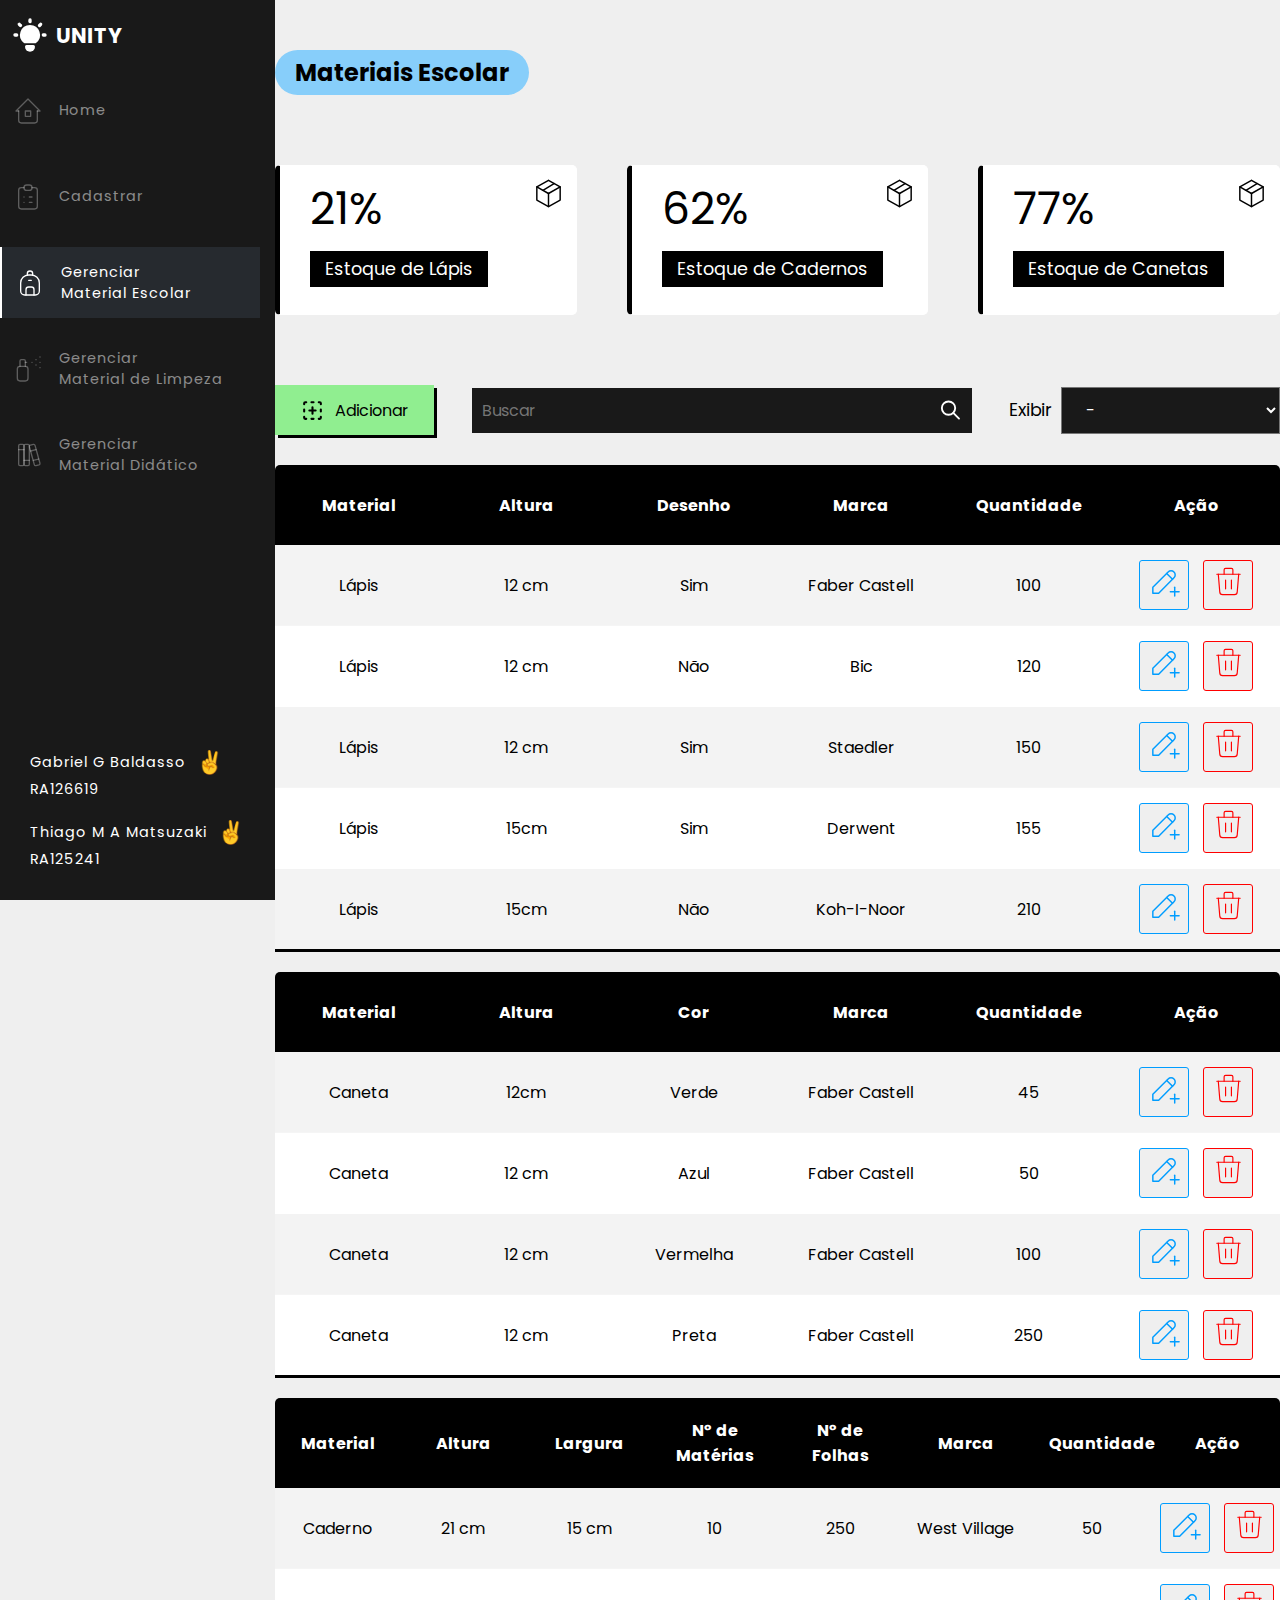
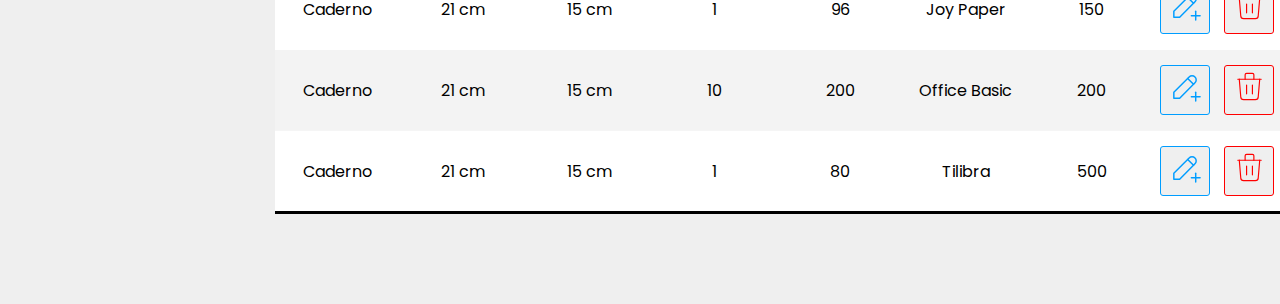
<file: material_escolar.html>
<!DOCTYPE html>
<html lang="pt-br">

<head>
    <meta charset="UTF-8" />
    <meta name="viewport" content="width=device-width, initial-scale=1.0" />
    <link rel="stylesheet" href="material_management.css" />
    <link rel="stylesheet" href="header.css" />
    <link rel="stylesheet" href="material_escolar.css" />
    <link rel="preconnect" href="https://fonts.googleapis.com" />
    <link rel="preconnect" href="https://fonts.gstatic.com" crossorigin />
    <link
        href="https://fonts.googleapis.com/css2?family=Lato:wght@100;300;700&family=M+PLUS+1p:wght@500;700&family=Poppins:wght@300;400;600&family=Roboto:wght@300;400;900&family=Ubuntu:wght@300;400;700&display=swap"
        rel="stylesheet" />
    <title>Material Escolar</title>
</head>

<body>
    <header>
        <nav>
            <div class="logo-container">
                <svg xmlns="http://www.w3.org/2000/svg" class="icon icon-tabler icon-tabler-bulb-filled" width="24"
                    height="24" viewBox="0 0 24 24" stroke-width="1" fill="none" stroke-linecap="round"
                    stroke-linejoin="round">
                    <path stroke="none" d="M0 0h24v24H0z" fill="none"></path>
                    <path d="M4 11a1 1 0 0 1 .117 1.993l-.117 .007h-1a1 1 0 0 1 -.117 -1.993l.117 -.007h1z"
                        stroke-width="0"></path>
                    <path d="M12 2a1 1 0 0 1 .993 .883l.007 .117v1a1 1 0 0 1 -1.993 .117l-.007 -.117v-1a1 1 0 0 1 1 -1z"
                        stroke-width="0"></path>
                    <path d="M21 11a1 1 0 0 1 .117 1.993l-.117 .007h-1a1 1 0 0 1 -.117 -1.993l.117 -.007h1z"
                        stroke-width="0"></path>
                    <path
                        d="M4.893 4.893a1 1 0 0 1 1.32 -.083l.094 .083l.7 .7a1 1 0 0 1 -1.32 1.497l-.094 -.083l-.7 -.7a1 1 0 0 1 0 -1.414z"
                        stroke-width="0"></path>
                    <path
                        d="M17.693 4.893a1 1 0 0 1 1.497 1.32l-.083 .094l-.7 .7a1 1 0 0 1 -1.497 -1.32l.083 -.094l.7 -.7z"
                        stroke-width="0"></path>
                    <path d="M14 18a1 1 0 0 1 1 1a3 3 0 0 1 -6 0a1 1 0 0 1 .883 -.993l.117 -.007h4z" stroke-width="0">
                    </path>
                    <path
                        d="M12 6a6 6 0 0 1 3.6 10.8a1 1 0 0 1 -.471 .192l-.129 .008h-6a1 1 0 0 1 -.6 -.2a6 6 0 0 1 3.6 -10.8z"
                        stroke-width="0"></path>
                </svg>
                <h1>Unity</h1>
            </div>
            <ul>
                <li class="list-item">
                    <a href="index.html">
                        <svg xmlns="http://www.w3.org/2000/svg" class="icon icon-tabler icon-tabler-home-2" width="24"
                            height="24" viewBox="0 0 24 24" stroke-width="1" stroke="currentColor" fill="none"
                            stroke-linecap="round" stroke-linejoin="round">
                            <path stroke="none" d="M0 0h24v24H0z" fill="none"></path>
                            <path d="M5 12l-2 0l9 -9l9 9l-2 0"></path>
                            <path d="M5 12v7a2 2 0 0 0 2 2h10a2 2 0 0 0 2 -2v-7"></path>
                            <path d="M10 12h4v4h-4z"></path>
                        </svg>
                        Home
                    </a>
                </li>
                <li class="list-item">
                    <a href="cadastro.html">
                        <svg xmlns="http://www.w3.org/2000/svg" class="icon icon-tabler icon-tabler-clipboard-list"
                            width="24" height="24" viewBox="0 0 24 24" stroke-width="1" stroke="currentColor"
                            fill="none" stroke-linecap="round" stroke-linejoin="round">
                            <path stroke="none" d="M0 0h24v24H0z" fill="none"></path>
                            <path d="M9 5h-2a2 2 0 0 0 -2 2v12a2 2 0 0 0 2 2h10a2 2 0 0 0 2 -2v-12a2 2 0 0 0 -2 -2h-2">
                            </path>
                            <path d="M9 3m0 2a2 2 0 0 1 2 -2h2a2 2 0 0 1 2 2v0a2 2 0 0 1 -2 2h-2a2 2 0 0 1 -2 -2z">
                            </path>
                            <path d="M9 12l.01 0"></path>
                            <path d="M13 12l2 0"></path>
                            <path d="M9 16l.01 0"></path>
                            <path d="M13 16l2 0"></path>
                        </svg>
                        Cadastrar
                    </a>
                </li>
                <li class="list-item">
                    <a href="material_escolar.html">
                        <svg xmlns="http://www.w3.org/2000/svg" class="icon icon-tabler icon-tabler-backpack" width="24"
                            height="24" viewBox="0 0 24 24" stroke-width="1" stroke="currentColor" fill="none"
                            stroke-linecap="round" stroke-linejoin="round">
                            <path stroke="none" d="M0 0h24v24H0z" fill="none"></path>
                            <path d="M5 18v-6a6 6 0 0 1 6 -6h2a6 6 0 0 1 6 6v6a3 3 0 0 1 -3 3h-8a3 3 0 0 1 -3 -3z">
                            </path>
                            <path d="M10 6v-1a2 2 0 1 1 4 0v1"></path>
                            <path d="M9 21v-4a2 2 0 0 1 2 -2h2a2 2 0 0 1 2 2v4"></path>
                            <path d="M11 10h2"></path>
                        </svg>
                        Gerenciar <br />Material Escolar
                    </a>
                </li>
                <li class="list-item">
                    <a href="material_limpeza.html">
                        <svg xmlns="http://www.w3.org/2000/svg" class="icon icon-tabler icon-tabler-spray" width="24"
                            height="24" viewBox="0 0 24 24" stroke-width="1" stroke="currentColor" fill="none"
                            stroke-linecap="round" stroke-linejoin="round">
                            <path stroke="none" d="M0 0h24v24H0z" fill="none"></path>
                            <path d="M4 10m0 2a2 2 0 0 1 2 -2h4a2 2 0 0 1 2 2v7a2 2 0 0 1 -2 2h-4a2 2 0 0 1 -2 -2z">
                            </path>
                            <path d="M6 10v-4a1 1 0 0 1 1 -1h2a1 1 0 0 1 1 1v4"></path>
                            <path d="M15 7h.01"></path>
                            <path d="M18 9h.01"></path>
                            <path d="M18 5h.01"></path>
                            <path d="M21 3h.01"></path>
                            <path d="M21 7h.01"></path>
                            <path d="M21 11h.01"></path>
                            <path d="M10 7h1"></path>
                        </svg>
                        Gerenciar<br />Material de Limpeza
                    </a>
                </li>
                <li class="list-item">
                    <a href="material_didatico.html">
                        <svg xmlns="http://www.w3.org/2000/svg" class="icon icon-tabler icon-tabler-books" width="24"
                            height="24" viewBox="0 0 24 24" stroke-width="1" stroke="currentColor" fill="none"
                            stroke-linecap="round" stroke-linejoin="round">
                            <path stroke="none" d="M0 0h24v24H0z" fill="none"></path>
                            <path d="M5 4m0 1a1 1 0 0 1 1 -1h2a1 1 0 0 1 1 1v14a1 1 0 0 1 -1 1h-2a1 1 0 0 1 -1 -1z">
                            </path>
                            <path d="M9 4m0 1a1 1 0 0 1 1 -1h2a1 1 0 0 1 1 1v14a1 1 0 0 1 -1 1h-2a1 1 0 0 1 -1 -1z">
                            </path>
                            <path d="M5 8h4"></path>
                            <path d="M9 16h4"></path>
                            <path
                                d="M13.803 4.56l2.184 -.53c.562 -.135 1.133 .19 1.282 .732l3.695 13.418a1.02 1.02 0 0 1 -.634 1.219l-.133 .041l-2.184 .53c-.562 .135 -1.133 -.19 -1.282 -.732l-3.695 -13.418a1.02 1.02 0 0 1 .634 -1.219l.133 -.041z">
                            </path>
                            <path d="M14 9l4 -1"></path>
                            <path d="M16 16l3.923 -.98"></path>
                        </svg>
                        Gerenciar<br />Material Didático
                    </a>
                </li>
            </ul>
            <ul class="authors">
                <li>
                    <div class="author-content">
                        <p>Gabriel G Baldasso <span>✌</span></p>
                        <p>RA126619</p>
                    </div>
                </li>
                
                <li>
                    <div class="author-content">
                        <p>Thiago M A Matsuzaki <span>✌</span></p>
                        <p>RA125241</p>
                    </div>
                </li>
            </ul>
        </nav>
    </header>
    <main>
        <section class="table-container">
            <h2>Materiais Escolar</h2>

            <div class="card-wrapper">
                <div class="card">
                    <svg xmlns="http://www.w3.org/2000/svg" class="icon icon-tabler icon-tabler-box-seam" width="24"
                        height="24" viewBox="0 0 24 24" stroke-width="1" stroke="currentColor" fill="none"
                        stroke-linecap="round" stroke-linejoin="round">
                        <path stroke="none" d="M0 0h24v24H0z" fill="none"></path>
                        <path d="M12 3l8 4.5v9l-8 4.5l-8 -4.5v-9l8 -4.5"></path>
                        <path d="M12 12l8 -4.5"></path>
                        <path d="M8.2 9.8l7.6 -4.6"></path>
                        <path d="M12 12v9"></path>
                        <path d="M12 12l-8 -4.5"></path>
                    </svg>
                    <span>21%</span>
                    <p>Estoque de Lápis</p>
                </div>
                <div class="card">
                    <svg xmlns="http://www.w3.org/2000/svg" class="icon icon-tabler icon-tabler-box-seam" width="24"
                        height="24" viewBox="0 0 24 24" stroke-width="1" stroke="currentColor" fill="none"
                        stroke-linecap="round" stroke-linejoin="round">
                        <path stroke="none" d="M0 0h24v24H0z" fill="none"></path>
                        <path d="M12 3l8 4.5v9l-8 4.5l-8 -4.5v-9l8 -4.5"></path>
                        <path d="M12 12l8 -4.5"></path>
                        <path d="M8.2 9.8l7.6 -4.6"></path>
                        <path d="M12 12v9"></path>
                        <path d="M12 12l-8 -4.5"></path>
                    </svg>
                    <span>62%</span>
                    <p>Estoque de Cadernos</p>
                </div>
                <div class="card">
                    <svg xmlns="http://www.w3.org/2000/svg" class="icon icon-tabler icon-tabler-box-seam" width="24"
                        height="24" viewBox="0 0 24 24" stroke-width="1" stroke="currentColor" fill="none"
                        stroke-linecap="round" stroke-linejoin="round">
                        <path stroke="none" d="M0 0h24v24H0z" fill="none"></path>
                        <path d="M12 3l8 4.5v9l-8 4.5l-8 -4.5v-9l8 -4.5"></path>
                        <path d="M12 12l8 -4.5"></path>
                        <path d="M8.2 9.8l7.6 -4.6"></path>
                        <path d="M12 12v9"></path>
                        <path d="M12 12l-8 -4.5"></path>
                    </svg>
                    <span>77%</span>
                    <p>Estoque de Canetas</p>
                </div>
            </div>

            <div class="filter-wrapper">
                <button type="button" id="button-create">
                    <svg xmlns="http://www.w3.org/2000/svg" class="icon icon-tabler icon-tabler-new-section" width="24"
                        height="24" viewBox="0 0 24 24" stroke-width="1" stroke="currentColor" fill="none"
                        stroke-linecap="round" stroke-linejoin="round">
                        <path stroke="none" d="M0 0h24v24H0z" fill="none"></path>
                        <path d="M9 12l6 0"></path>
                        <path d="M12 9l0 6"></path>
                        <path
                            d="M4 6v-1a1 1 0 0 1 1 -1h1m5 0h2m5 0h1a1 1 0 0 1 1 1v1m0 5v2m0 5v1a1 1 0 0 1 -1 1h-1m-5 0h-2m-5 0h-1a1 1 0 0 1 -1 -1v-1m0 -5v-2m0 -5">
                        </path>
                    </svg>
                    Adicionar
                </button>

                <div id="input-search">
                    <input type="search" placeholder="Buscar" />
                    <svg xmlns="http://www.w3.org/2000/svg" class="icon icon-tabler icon-tabler-search" width="24"
                        height="24" viewBox="0 0 24 24" stroke-width="1" stroke="currentColor" fill="none"
                        stroke-linecap="round" stroke-linejoin="round">
                        <path stroke="none" d="M0 0h24v24H0z" fill="none"></path>
                        <path d="M10 10m-7 0a7 7 0 1 0 14 0a7 7 0 1 0 -14 0"></path>
                        <path d="M21 21l-6 -6"></path>
                    </svg>
                </div>

                <div id="select-items">
                    <label for="">Exibir</label>
                    <select name="" id="">
                        <option value="">-</option>
                        <option value="">20 itens por pagina</option>
                        <option value="">40 itens por pagina</option>
                        <option value="">100 itens por pagina</option>
                    </select>
                </div>
            </div>

            <table class="content-table">
                <thead>
                    <tr>
                        <th>Material</th>
                        <th>Altura</th>
                        <th>Desenho</th>
                        <th>Marca</th>
                        <th>Quantidade</th>
                        <th>Ação</th>
                    </tr>
                </thead>
                <tbody>
                    <tr>
                        <td>Lápis</td>
                        <td>12 cm</td>
                        <td>Sim</td>
                        <td>Faber Castell</td>
                        <td>100</td>
                        <td class="table-action">
                            <button>
                                <svg xmlns="http://www.w3.org/2000/svg" class="icon icon-tabler icon-tabler-pencil-plus"
                                    width="24" height="24" viewBox="0 0 24 24" stroke-width="1" stroke="currentColor"
                                    fill="none" stroke-linecap="round" stroke-linejoin="round">
                                    <path stroke="none" d="M0 0h24v24H0z" fill="none"></path>
                                    <path d="M4 20h4l10.5 -10.5a2.828 2.828 0 1 0 -4 -4l-10.5 10.5v4"></path>
                                    <path d="M13.5 6.5l4 4"></path>
                                    <path d="M16 19h6"></path>
                                    <path d="M19 16v6"></path>
                                </svg>
                            </button>
                            <button>
                                <svg xmlns="http://www.w3.org/2000/svg" class="icon icon-tabler icon-tabler-trash"
                                    width="24" height="24" viewBox="0 0 24 24" stroke-width="1" stroke="currentColor"
                                    fill="none" stroke-linecap="round" stroke-linejoin="round">
                                    <path stroke="none" d="M0 0h24v24H0z" fill="none"></path>
                                    <path d="M4 7l16 0"></path>
                                    <path d="M10 11l0 6"></path>
                                    <path d="M14 11l0 6"></path>
                                    <path d="M5 7l1 12a2 2 0 0 0 2 2h8a2 2 0 0 0 2 -2l1 -12"></path>
                                    <path d="M9 7v-3a1 1 0 0 1 1 -1h4a1 1 0 0 1 1 1v3"></path>
                                </svg>
                            </button>
                        </td>
                    </tr>
                    <tr>
                        <td>Lápis</td>
                        <td>12 cm</td>
                        <td>Não</td>
                        <td>Bic</td>
                        <td>120</td>
                        <td class="table-action">
                            <button>
                                <svg xmlns="http://www.w3.org/2000/svg" class="icon icon-tabler icon-tabler-pencil-plus"
                                    width="24" height="24" viewBox="0 0 24 24" stroke-width="1" stroke="currentColor"
                                    fill="none" stroke-linecap="round" stroke-linejoin="round">
                                    <path stroke="none" d="M0 0h24v24H0z" fill="none"></path>
                                    <path d="M4 20h4l10.5 -10.5a2.828 2.828 0 1 0 -4 -4l-10.5 10.5v4"></path>
                                    <path d="M13.5 6.5l4 4"></path>
                                    <path d="M16 19h6"></path>
                                    <path d="M19 16v6"></path>
                                </svg>
                            </button>
                            <button>
                                <svg xmlns="http://www.w3.org/2000/svg" class="icon icon-tabler icon-tabler-trash"
                                    width="24" height="24" viewBox="0 0 24 24" stroke-width="1" stroke="currentColor"
                                    fill="none" stroke-linecap="round" stroke-linejoin="round">
                                    <path stroke="none" d="M0 0h24v24H0z" fill="none"></path>
                                    <path d="M4 7l16 0"></path>
                                    <path d="M10 11l0 6"></path>
                                    <path d="M14 11l0 6"></path>
                                    <path d="M5 7l1 12a2 2 0 0 0 2 2h8a2 2 0 0 0 2 -2l1 -12"></path>
                                    <path d="M9 7v-3a1 1 0 0 1 1 -1h4a1 1 0 0 1 1 1v3"></path>
                                </svg>
                            </button>
                        </td>
                    </tr>
                    <tr>
                        <td>Lápis</td>
                        <td>12 cm</td>
                        <td>Sim</td>
                        <td>Staedler</td>
                        <td>150</td>
                        <td class="table-action">
                            <button>
                                <svg xmlns="http://www.w3.org/2000/svg" class="icon icon-tabler icon-tabler-pencil-plus"
                                    width="24" height="24" viewBox="0 0 24 24" stroke-width="1" stroke="currentColor"
                                    fill="none" stroke-linecap="round" stroke-linejoin="round">
                                    <path stroke="none" d="M0 0h24v24H0z" fill="none"></path>
                                    <path d="M4 20h4l10.5 -10.5a2.828 2.828 0 1 0 -4 -4l-10.5 10.5v4"></path>
                                    <path d="M13.5 6.5l4 4"></path>
                                    <path d="M16 19h6"></path>
                                    <path d="M19 16v6"></path>
                                </svg>
                            </button>
                            <button>
                                <svg xmlns="http://www.w3.org/2000/svg" class="icon icon-tabler icon-tabler-trash"
                                    width="24" height="24" viewBox="0 0 24 24" stroke-width="1" stroke="currentColor"
                                    fill="none" stroke-linecap="round" stroke-linejoin="round">
                                    <path stroke="none" d="M0 0h24v24H0z" fill="none"></path>
                                    <path d="M4 7l16 0"></path>
                                    <path d="M10 11l0 6"></path>
                                    <path d="M14 11l0 6"></path>
                                    <path d="M5 7l1 12a2 2 0 0 0 2 2h8a2 2 0 0 0 2 -2l1 -12"></path>
                                    <path d="M9 7v-3a1 1 0 0 1 1 -1h4a1 1 0 0 1 1 1v3"></path>
                                </svg>
                            </button>
                        </td>
                    </tr>
                    <tr>
                        <td>Lápis</td>
                        <td>15cm</td>
                        <td>Sim</td>
                        <td>Derwent</td>
                        <td>155</td>
                        <td class="table-action">
                            <button>
                                <svg xmlns="http://www.w3.org/2000/svg" class="icon icon-tabler icon-tabler-pencil-plus"
                                    width="24" height="24" viewBox="0 0 24 24" stroke-width="1" stroke="currentColor"
                                    fill="none" stroke-linecap="round" stroke-linejoin="round">
                                    <path stroke="none" d="M0 0h24v24H0z" fill="none"></path>
                                    <path d="M4 20h4l10.5 -10.5a2.828 2.828 0 1 0 -4 -4l-10.5 10.5v4"></path>
                                    <path d="M13.5 6.5l4 4"></path>
                                    <path d="M16 19h6"></path>
                                    <path d="M19 16v6"></path>
                                </svg>
                            </button>
                            <button>
                                <svg xmlns="http://www.w3.org/2000/svg" class="icon icon-tabler icon-tabler-trash"
                                    width="24" height="24" viewBox="0 0 24 24" stroke-width="1" stroke="currentColor"
                                    fill="none" stroke-linecap="round" stroke-linejoin="round">
                                    <path stroke="none" d="M0 0h24v24H0z" fill="none"></path>
                                    <path d="M4 7l16 0"></path>
                                    <path d="M10 11l0 6"></path>
                                    <path d="M14 11l0 6"></path>
                                    <path d="M5 7l1 12a2 2 0 0 0 2 2h8a2 2 0 0 0 2 -2l1 -12"></path>
                                    <path d="M9 7v-3a1 1 0 0 1 1 -1h4a1 1 0 0 1 1 1v3"></path>
                                </svg>
                            </button>
                        </td>
                    </tr>
                    <tr>
                        <td>Lápis</td>
                        <td>15cm</td>
                        <td>Não</td>
                        <td>Koh-I-Noor</td>
                        <td>210</td>
                        <td class="table-action">
                            <button>
                                <svg xmlns="http://www.w3.org/2000/svg" class="icon icon-tabler icon-tabler-pencil-plus"
                                    width="24" height="24" viewBox="0 0 24 24" stroke-width="1" stroke="currentColor"
                                    fill="none" stroke-linecap="round" stroke-linejoin="round">
                                    <path stroke="none" d="M0 0h24v24H0z" fill="none"></path>
                                    <path d="M4 20h4l10.5 -10.5a2.828 2.828 0 1 0 -4 -4l-10.5 10.5v4"></path>
                                    <path d="M13.5 6.5l4 4"></path>
                                    <path d="M16 19h6"></path>
                                    <path d="M19 16v6"></path>
                                </svg>
                            </button>
                            <button>
                                <svg xmlns="http://www.w3.org/2000/svg" class="icon icon-tabler icon-tabler-trash"
                                    width="24" height="24" viewBox="0 0 24 24" stroke-width="1" stroke="currentColor"
                                    fill="none" stroke-linecap="round" stroke-linejoin="round">
                                    <path stroke="none" d="M0 0h24v24H0z" fill="none"></path>
                                    <path d="M4 7l16 0"></path>
                                    <path d="M10 11l0 6"></path>
                                    <path d="M14 11l0 6"></path>
                                    <path d="M5 7l1 12a2 2 0 0 0 2 2h8a2 2 0 0 0 2 -2l1 -12"></path>
                                    <path d="M9 7v-3a1 1 0 0 1 1 -1h4a1 1 0 0 1 1 1v3"></path>
                                </svg>
                            </button>
                        </td>
                    </tr>
                </tbody>
            </table>

            <table class="content-table">
                <thead>
                    <tr>
                        <th>Material</th>
                        <th>Altura</th>
                        <th>Cor</th>
                        <th>Marca</th>
                        <th>Quantidade</th>
                        <th>Ação</th>
                    </tr>
                </thead>
                <tbody>
                    <tr>
                        <td>Caneta</td>
                        <td>12cm</td>
                        <td>Verde</td>
                        <td>Faber Castell</td>
                        <td>45</td>
                        <td class="table-action">
                            <button>
                                <svg xmlns="http://www.w3.org/2000/svg" class="icon icon-tabler icon-tabler-pencil-plus"
                                    width="24" height="24" viewBox="0 0 24 24" stroke-width="1" stroke="currentColor"
                                    fill="none" stroke-linecap="round" stroke-linejoin="round">
                                    <path stroke="none" d="M0 0h24v24H0z" fill="none"></path>
                                    <path d="M4 20h4l10.5 -10.5a2.828 2.828 0 1 0 -4 -4l-10.5 10.5v4"></path>
                                    <path d="M13.5 6.5l4 4"></path>
                                    <path d="M16 19h6"></path>
                                    <path d="M19 16v6"></path>
                                </svg>
                            </button>
                            <button>
                                <svg xmlns="http://www.w3.org/2000/svg" class="icon icon-tabler icon-tabler-trash"
                                    width="24" height="24" viewBox="0 0 24 24" stroke-width="1" stroke="currentColor"
                                    fill="none" stroke-linecap="round" stroke-linejoin="round">
                                    <path stroke="none" d="M0 0h24v24H0z" fill="none"></path>
                                    <path d="M4 7l16 0"></path>
                                    <path d="M10 11l0 6"></path>
                                    <path d="M14 11l0 6"></path>
                                    <path d="M5 7l1 12a2 2 0 0 0 2 2h8a2 2 0 0 0 2 -2l1 -12"></path>
                                    <path d="M9 7v-3a1 1 0 0 1 1 -1h4a1 1 0 0 1 1 1v3"></path>
                                </svg>
                            </button>
                        </td>
                    </tr>
                    <tr>
                        <td>Caneta</td>
                        <td>12 cm</td>
                        <td>Azul</td>
                        <td>Faber Castell</td>
                        <td>50</td>
                        <td class="table-action">
                            <button>
                                <svg xmlns="http://www.w3.org/2000/svg" class="icon icon-tabler icon-tabler-pencil-plus"
                                    width="24" height="24" viewBox="0 0 24 24" stroke-width="1" stroke="currentColor"
                                    fill="none" stroke-linecap="round" stroke-linejoin="round">
                                    <path stroke="none" d="M0 0h24v24H0z" fill="none"></path>
                                    <path d="M4 20h4l10.5 -10.5a2.828 2.828 0 1 0 -4 -4l-10.5 10.5v4"></path>
                                    <path d="M13.5 6.5l4 4"></path>
                                    <path d="M16 19h6"></path>
                                    <path d="M19 16v6"></path>
                                </svg>
                            </button>
                            <button>
                                <svg xmlns="http://www.w3.org/2000/svg" class="icon icon-tabler icon-tabler-trash"
                                    width="24" height="24" viewBox="0 0 24 24" stroke-width="1" stroke="currentColor"
                                    fill="none" stroke-linecap="round" stroke-linejoin="round">
                                    <path stroke="none" d="M0 0h24v24H0z" fill="none"></path>
                                    <path d="M4 7l16 0"></path>
                                    <path d="M10 11l0 6"></path>
                                    <path d="M14 11l0 6"></path>
                                    <path d="M5 7l1 12a2 2 0 0 0 2 2h8a2 2 0 0 0 2 -2l1 -12"></path>
                                    <path d="M9 7v-3a1 1 0 0 1 1 -1h4a1 1 0 0 1 1 1v3"></path>
                                </svg>
                            </button>
                        </td>
                    </tr>

                    <tr>
                        <td>Caneta</td>
                        <td>12 cm</td>
                        <td>Vermelha</td>
                        <td>Faber Castell</td>
                        <td>100</td>
                        <td class="table-action">
                            <button>
                                <svg xmlns="http://www.w3.org/2000/svg" class="icon icon-tabler icon-tabler-pencil-plus"
                                    width="24" height="24" viewBox="0 0 24 24" stroke-width="1" stroke="currentColor"
                                    fill="none" stroke-linecap="round" stroke-linejoin="round">
                                    <path stroke="none" d="M0 0h24v24H0z" fill="none"></path>
                                    <path d="M4 20h4l10.5 -10.5a2.828 2.828 0 1 0 -4 -4l-10.5 10.5v4"></path>
                                    <path d="M13.5 6.5l4 4"></path>
                                    <path d="M16 19h6"></path>
                                    <path d="M19 16v6"></path>
                                </svg>
                            </button>
                            <button>
                                <svg xmlns="http://www.w3.org/2000/svg" class="icon icon-tabler icon-tabler-trash"
                                    width="24" height="24" viewBox="0 0 24 24" stroke-width="1" stroke="currentColor"
                                    fill="none" stroke-linecap="round" stroke-linejoin="round">
                                    <path stroke="none" d="M0 0h24v24H0z" fill="none"></path>
                                    <path d="M4 7l16 0"></path>
                                    <path d="M10 11l0 6"></path>
                                    <path d="M14 11l0 6"></path>
                                    <path d="M5 7l1 12a2 2 0 0 0 2 2h8a2 2 0 0 0 2 -2l1 -12"></path>
                                    <path d="M9 7v-3a1 1 0 0 1 1 -1h4a1 1 0 0 1 1 1v3"></path>
                                </svg>
                            </button>
                        </td>
                    </tr>
                    <tr>
                        <td>Caneta</td>
                        <td>12 cm</td>
                        <td>Preta</td>
                        <td>Faber Castell</td>
                        <td>250</td>
                        <td class="table-action">
                            <button>
                                <svg xmlns="http://www.w3.org/2000/svg" class="icon icon-tabler icon-tabler-pencil-plus"
                                    width="24" height="24" viewBox="0 0 24 24" stroke-width="1" stroke="currentColor"
                                    fill="none" stroke-linecap="round" stroke-linejoin="round">
                                    <path stroke="none" d="M0 0h24v24H0z" fill="none"></path>
                                    <path d="M4 20h4l10.5 -10.5a2.828 2.828 0 1 0 -4 -4l-10.5 10.5v4"></path>
                                    <path d="M13.5 6.5l4 4"></path>
                                    <path d="M16 19h6"></path>
                                    <path d="M19 16v6"></path>
                                </svg>
                            </button>
                            <button>
                                <svg xmlns="http://www.w3.org/2000/svg" class="icon icon-tabler icon-tabler-trash"
                                    width="24" height="24" viewBox="0 0 24 24" stroke-width="1" stroke="currentColor"
                                    fill="none" stroke-linecap="round" stroke-linejoin="round">
                                    <path stroke="none" d="M0 0h24v24H0z" fill="none"></path>
                                    <path d="M4 7l16 0"></path>
                                    <path d="M10 11l0 6"></path>
                                    <path d="M14 11l0 6"></path>
                                    <path d="M5 7l1 12a2 2 0 0 0 2 2h8a2 2 0 0 0 2 -2l1 -12"></path>
                                    <path d="M9 7v-3a1 1 0 0 1 1 -1h4a1 1 0 0 1 1 1v3"></path>
                                </svg>
                            </button>
                        </td>
                    </tr>
                </tbody>
            </table>

            <table class="content-table">
                <thead>
                    <tr>
                        <th>Material</th>
                        <th>Altura</th>
                        <th>Largura</th>
                        <th>N° de Matérias</th>
                        <th>N° de Folhas</th>
                        <th>Marca</th>
                        <th>Quantidade</th>
                        <th>Ação</th>
                    </tr>
                </thead>
                <tbody>
                    <tr>
                        <td>Caderno</td>
                        <td>21 cm</td>
                        <td>15 cm</td>
                        <td>10</td>
                        <td>250</td>
                        <td>West Village</td>
                        <td>50</td>
                        <td class="table-action">
                            <button>
                                <svg xmlns="http://www.w3.org/2000/svg" class="icon icon-tabler icon-tabler-pencil-plus"
                                    width="24" height="24" viewBox="0 0 24 24" stroke-width="1" stroke="currentColor"
                                    fill="none" stroke-linecap="round" stroke-linejoin="round">
                                    <path stroke="none" d="M0 0h24v24H0z" fill="none"></path>
                                    <path d="M4 20h4l10.5 -10.5a2.828 2.828 0 1 0 -4 -4l-10.5 10.5v4"></path>
                                    <path d="M13.5 6.5l4 4"></path>
                                    <path d="M16 19h6"></path>
                                    <path d="M19 16v6"></path>
                                </svg>
                            </button>
                            <button>
                                <svg xmlns="http://www.w3.org/2000/svg" class="icon icon-tabler icon-tabler-trash"
                                    width="24" height="24" viewBox="0 0 24 24" stroke-width="1" stroke="currentColor"
                                    fill="none" stroke-linecap="round" stroke-linejoin="round">
                                    <path stroke="none" d="M0 0h24v24H0z" fill="none"></path>
                                    <path d="M4 7l16 0"></path>
                                    <path d="M10 11l0 6"></path>
                                    <path d="M14 11l0 6"></path>
                                    <path d="M5 7l1 12a2 2 0 0 0 2 2h8a2 2 0 0 0 2 -2l1 -12"></path>
                                    <path d="M9 7v-3a1 1 0 0 1 1 -1h4a1 1 0 0 1 1 1v3"></path>
                                </svg>
                            </button>
                        </td>
                    </tr>

                    <tr>
                        <td>Caderno</td>
                        <td>21 cm</td>
                        <td>15 cm</td>
                        <td>1</td>
                        <td>96</td>
                        <td>Joy Paper</td>
                        <td>150</td>
                        <td class="table-action">
                            <button>
                                <svg xmlns="http://www.w3.org/2000/svg" class="icon icon-tabler icon-tabler-pencil-plus"
                                    width="24" height="24" viewBox="0 0 24 24" stroke-width="1" stroke="currentColor"
                                    fill="none" stroke-linecap="round" stroke-linejoin="round">
                                    <path stroke="none" d="M0 0h24v24H0z" fill="none"></path>
                                    <path d="M4 20h4l10.5 -10.5a2.828 2.828 0 1 0 -4 -4l-10.5 10.5v4"></path>
                                    <path d="M13.5 6.5l4 4"></path>
                                    <path d="M16 19h6"></path>
                                    <path d="M19 16v6"></path>
                                </svg>
                            </button>
                            <button>
                                <svg xmlns="http://www.w3.org/2000/svg" class="icon icon-tabler icon-tabler-trash"
                                    width="24" height="24" viewBox="0 0 24 24" stroke-width="1" stroke="currentColor"
                                    fill="none" stroke-linecap="round" stroke-linejoin="round">
                                    <path stroke="none" d="M0 0h24v24H0z" fill="none"></path>
                                    <path d="M4 7l16 0"></path>
                                    <path d="M10 11l0 6"></path>
                                    <path d="M14 11l0 6"></path>
                                    <path d="M5 7l1 12a2 2 0 0 0 2 2h8a2 2 0 0 0 2 -2l1 -12"></path>
                                    <path d="M9 7v-3a1 1 0 0 1 1 -1h4a1 1 0 0 1 1 1v3"></path>
                                </svg>
                            </button>
                        </td>
                    </tr>

                    <tr>
                        <td>Caderno</td>
                        <td>21 cm</td>
                        <td>15 cm</td>
                        <td>10</td>
                        <td>200</td>
                        <td>Office Basic</td>
                        <td>200</td>
                        <td class="table-action">
                            <button>
                                <svg xmlns="http://www.w3.org/2000/svg" class="icon icon-tabler icon-tabler-pencil-plus"
                                    width="24" height="24" viewBox="0 0 24 24" stroke-width="1" stroke="currentColor"
                                    fill="none" stroke-linecap="round" stroke-linejoin="round">
                                    <path stroke="none" d="M0 0h24v24H0z" fill="none"></path>
                                    <path d="M4 20h4l10.5 -10.5a2.828 2.828 0 1 0 -4 -4l-10.5 10.5v4"></path>
                                    <path d="M13.5 6.5l4 4"></path>
                                    <path d="M16 19h6"></path>
                                    <path d="M19 16v6"></path>
                                </svg>
                            </button>
                            <button>
                                <svg xmlns="http://www.w3.org/2000/svg" class="icon icon-tabler icon-tabler-trash"
                                    width="24" height="24" viewBox="0 0 24 24" stroke-width="1" stroke="currentColor"
                                    fill="none" stroke-linecap="round" stroke-linejoin="round">
                                    <path stroke="none" d="M0 0h24v24H0z" fill="none"></path>
                                    <path d="M4 7l16 0"></path>
                                    <path d="M10 11l0 6"></path>
                                    <path d="M14 11l0 6"></path>
                                    <path d="M5 7l1 12a2 2 0 0 0 2 2h8a2 2 0 0 0 2 -2l1 -12"></path>
                                    <path d="M9 7v-3a1 1 0 0 1 1 -1h4a1 1 0 0 1 1 1v3"></path>
                                </svg>
                            </button>
                        </td>
                    </tr>
                    <tr>
                        <td>Caderno</td>
                        <td>21 cm</td>
                        <td>15 cm</td>
                        <td>1</td>
                        <td>80</td>
                        <td>Tilibra</td>
                        <td>500</td>
                        <td class="table-action">
                            <button>
                                <svg xmlns="http://www.w3.org/2000/svg" class="icon icon-tabler icon-tabler-pencil-plus"
                                    width="24" height="24" viewBox="0 0 24 24" stroke-width="1" stroke="currentColor"
                                    fill="none" stroke-linecap="round" stroke-linejoin="round">
                                    <path stroke="none" d="M0 0h24v24H0z" fill="none"></path>
                                    <path d="M4 20h4l10.5 -10.5a2.828 2.828 0 1 0 -4 -4l-10.5 10.5v4"></path>
                                    <path d="M13.5 6.5l4 4"></path>
                                    <path d="M16 19h6"></path>
                                    <path d="M19 16v6"></path>
                                </svg>
                            </button>
                            <button>
                                <svg xmlns="http://www.w3.org/2000/svg" class="icon icon-tabler icon-tabler-trash"
                                    width="24" height="24" viewBox="0 0 24 24" stroke-width="1" stroke="currentColor"
                                    fill="none" stroke-linecap="round" stroke-linejoin="round">
                                    <path stroke="none" d="M0 0h24v24H0z" fill="none"></path>
                                    <path d="M4 7l16 0"></path>
                                    <path d="M10 11l0 6"></path>
                                    <path d="M14 11l0 6"></path>
                                    <path d="M5 7l1 12a2 2 0 0 0 2 2h8a2 2 0 0 0 2 -2l1 -12"></path>
                                    <path d="M9 7v-3a1 1 0 0 1 1 -1h4a1 1 0 0 1 1 1v3"></path>
                                </svg>
                            </button>
                        </td>
                    </tr>
                </tbody>
            </table>
        </section>
    </main>
</body>

</html>
</file>
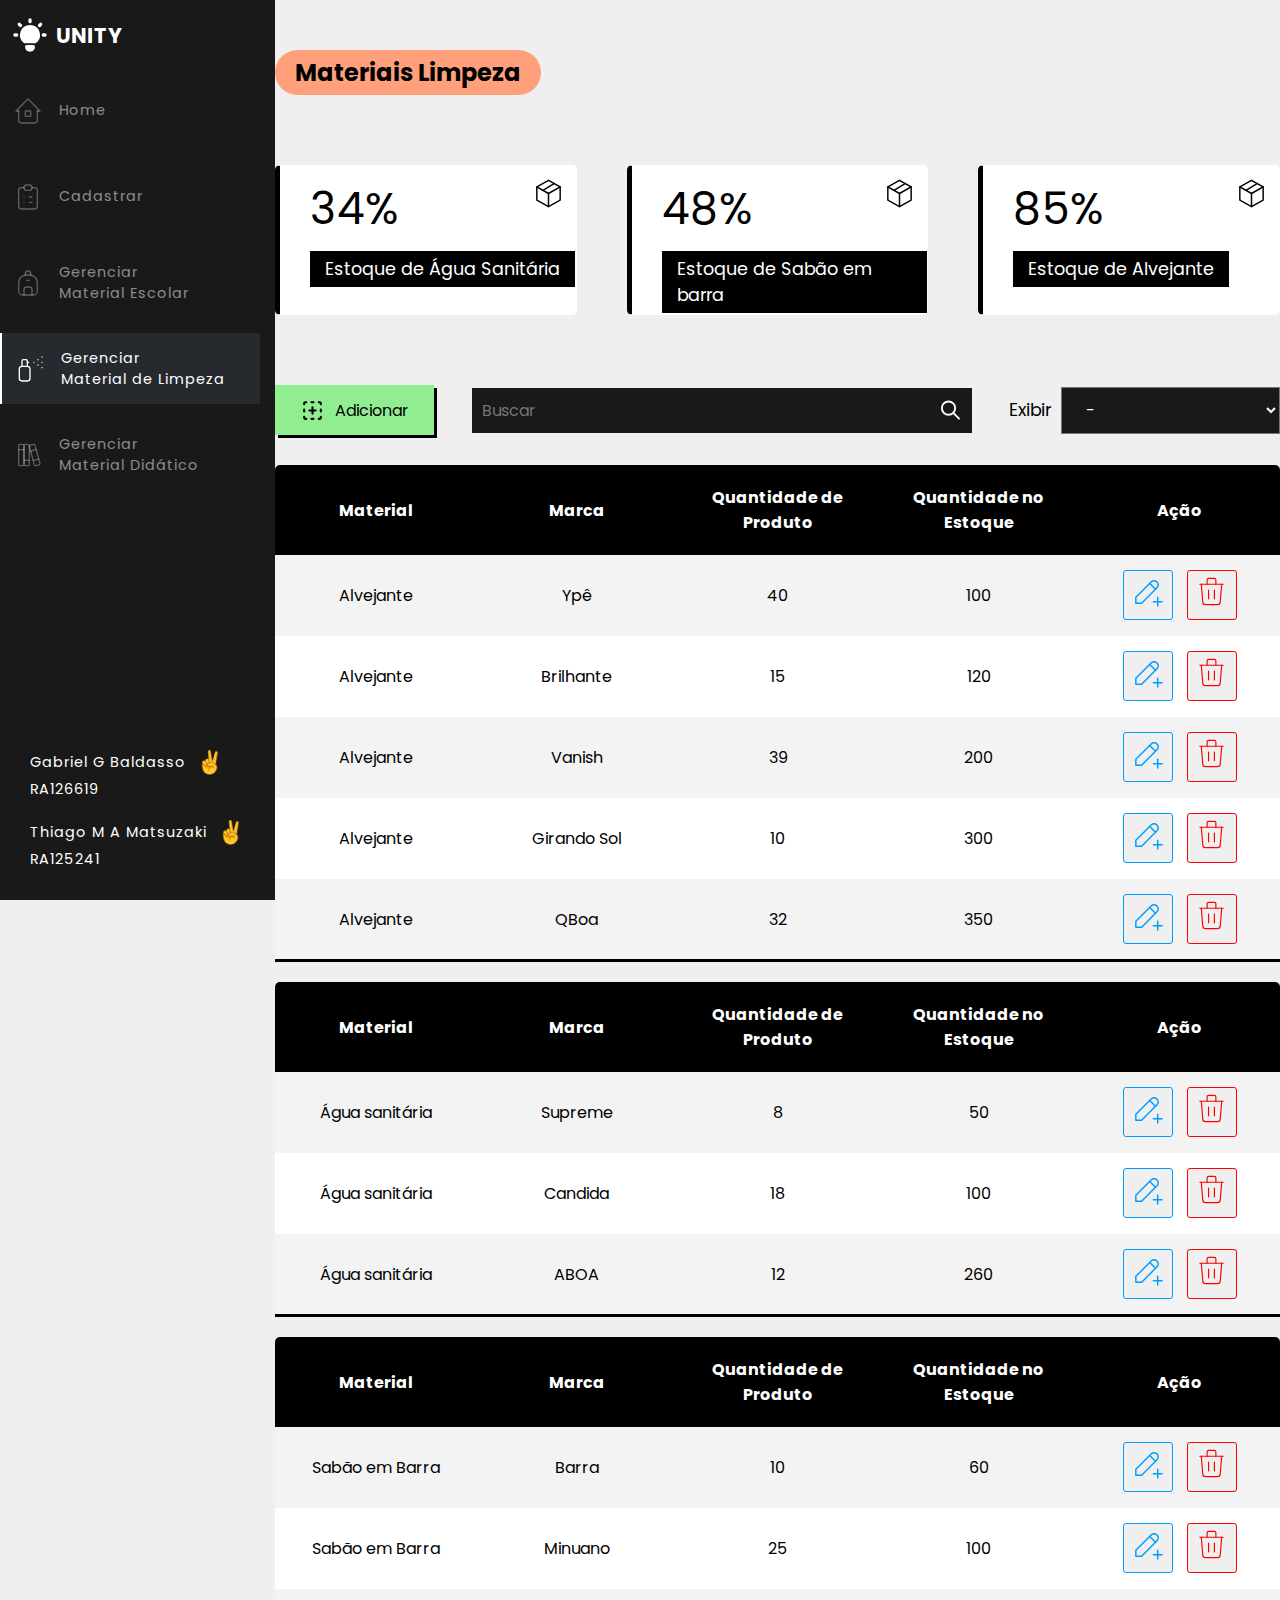
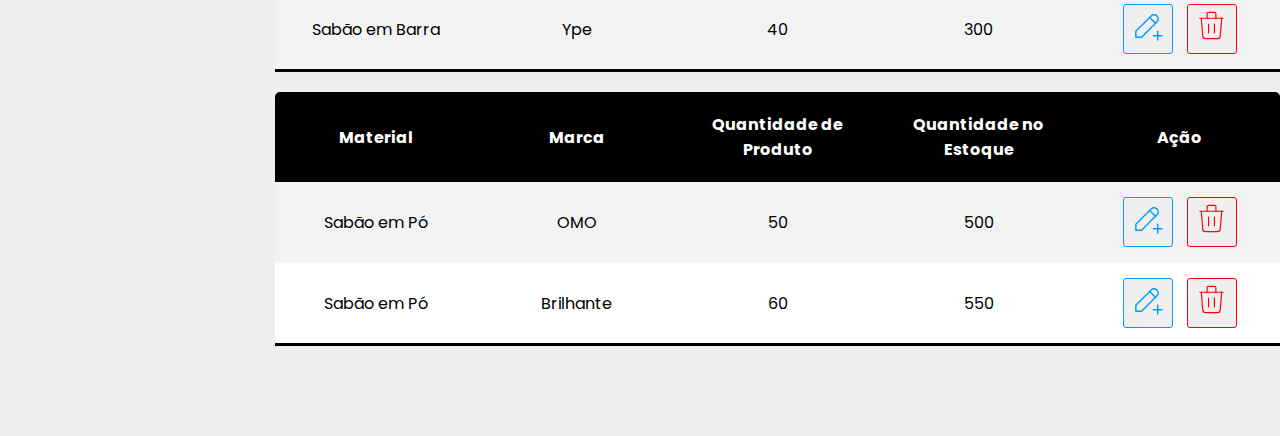
<file: material_limpeza.html>
<!DOCTYPE html>
<html lang="pt-br">

<head>
    <meta charset="UTF-8" />
    <meta name="viewport" content="width=device-width, initial-scale=1.0" />
    <link rel="stylesheet" href="material_management.css" />
    <link rel="stylesheet" href="header.css" />
    <link rel="stylesheet" href="material_limpeza.css" />
    <link rel="preconnect" href="https://fonts.googleapis.com" />
    <link rel="preconnect" href="https://fonts.gstatic.com" crossorigin />
    <link
        href="https://fonts.googleapis.com/css2?family=Lato:wght@100;300;700&family=M+PLUS+1p:wght@500;700&family=Poppins:wght@300;400;600&family=Roboto:wght@300;400;900&family=Ubuntu:wght@300;400;700&display=swap"
        rel="stylesheet" />
    <title>Material de Limpeza</title>
</head>

<body>
    <header>
        <nav>
            <div class="logo-container">
                <svg xmlns="http://www.w3.org/2000/svg" class="icon icon-tabler icon-tabler-bulb-filled" width="24"
                    height="24" viewBox="0 0 24 24" stroke-width="1" fill="none" stroke-linecap="round"
                    stroke-linejoin="round">
                    <path stroke="none" d="M0 0h24v24H0z" fill="none"></path>
                    <path d="M4 11a1 1 0 0 1 .117 1.993l-.117 .007h-1a1 1 0 0 1 -.117 -1.993l.117 -.007h1z"
                        stroke-width="0"></path>
                    <path d="M12 2a1 1 0 0 1 .993 .883l.007 .117v1a1 1 0 0 1 -1.993 .117l-.007 -.117v-1a1 1 0 0 1 1 -1z"
                        stroke-width="0"></path>
                    <path d="M21 11a1 1 0 0 1 .117 1.993l-.117 .007h-1a1 1 0 0 1 -.117 -1.993l.117 -.007h1z"
                        stroke-width="0"></path>
                    <path
                        d="M4.893 4.893a1 1 0 0 1 1.32 -.083l.094 .083l.7 .7a1 1 0 0 1 -1.32 1.497l-.094 -.083l-.7 -.7a1 1 0 0 1 0 -1.414z"
                        stroke-width="0"></path>
                    <path
                        d="M17.693 4.893a1 1 0 0 1 1.497 1.32l-.083 .094l-.7 .7a1 1 0 0 1 -1.497 -1.32l.083 -.094l.7 -.7z"
                        stroke-width="0"></path>
                    <path d="M14 18a1 1 0 0 1 1 1a3 3 0 0 1 -6 0a1 1 0 0 1 .883 -.993l.117 -.007h4z" stroke-width="0">
                    </path>
                    <path
                        d="M12 6a6 6 0 0 1 3.6 10.8a1 1 0 0 1 -.471 .192l-.129 .008h-6a1 1 0 0 1 -.6 -.2a6 6 0 0 1 3.6 -10.8z"
                        stroke-width="0"></path>
                </svg>
                <h1>Unity</h1>
            </div>
            <ul>
                <li class="list-item">
                    <a href="index.html">
                        <svg xmlns="http://www.w3.org/2000/svg" class="icon icon-tabler icon-tabler-home-2" width="24"
                            height="24" viewBox="0 0 24 24" stroke-width="1" stroke="currentColor" fill="none"
                            stroke-linecap="round" stroke-linejoin="round">
                            <path stroke="none" d="M0 0h24v24H0z" fill="none"></path>
                            <path d="M5 12l-2 0l9 -9l9 9l-2 0"></path>
                            <path d="M5 12v7a2 2 0 0 0 2 2h10a2 2 0 0 0 2 -2v-7"></path>
                            <path d="M10 12h4v4h-4z"></path>
                        </svg>
                        Home
                    </a>
                </li>
                <li class="list-item">
                    <a href="cadastro.html">
                        <svg xmlns="http://www.w3.org/2000/svg" class="icon icon-tabler icon-tabler-clipboard-list"
                            width="24" height="24" viewBox="0 0 24 24" stroke-width="1" stroke="currentColor"
                            fill="none" stroke-linecap="round" stroke-linejoin="round">
                            <path stroke="none" d="M0 0h24v24H0z" fill="none"></path>
                            <path d="M9 5h-2a2 2 0 0 0 -2 2v12a2 2 0 0 0 2 2h10a2 2 0 0 0 2 -2v-12a2 2 0 0 0 -2 -2h-2">
                            </path>
                            <path d="M9 3m0 2a2 2 0 0 1 2 -2h2a2 2 0 0 1 2 2v0a2 2 0 0 1 -2 2h-2a2 2 0 0 1 -2 -2z">
                            </path>
                            <path d="M9 12l.01 0"></path>
                            <path d="M13 12l2 0"></path>
                            <path d="M9 16l.01 0"></path>
                            <path d="M13 16l2 0"></path>
                        </svg>
                        Cadastrar
                    </a>
                </li>
                <li class="list-item">
                    <a href="material_escolar.html">
                        <svg xmlns="http://www.w3.org/2000/svg" class="icon icon-tabler icon-tabler-backpack" width="24"
                            height="24" viewBox="0 0 24 24" stroke-width="1" stroke="currentColor" fill="none"
                            stroke-linecap="round" stroke-linejoin="round">
                            <path stroke="none" d="M0 0h24v24H0z" fill="none"></path>
                            <path d="M5 18v-6a6 6 0 0 1 6 -6h2a6 6 0 0 1 6 6v6a3 3 0 0 1 -3 3h-8a3 3 0 0 1 -3 -3z">
                            </path>
                            <path d="M10 6v-1a2 2 0 1 1 4 0v1"></path>
                            <path d="M9 21v-4a2 2 0 0 1 2 -2h2a2 2 0 0 1 2 2v4"></path>
                            <path d="M11 10h2"></path>
                        </svg>
                        Gerenciar <br />Material Escolar
                    </a>
                </li>
                <li class="list-item">
                    <a href="material_limpeza.html">
                        <svg xmlns="http://www.w3.org/2000/svg" class="icon icon-tabler icon-tabler-spray" width="24"
                            height="24" viewBox="0 0 24 24" stroke-width="1" stroke="currentColor" fill="none"
                            stroke-linecap="round" stroke-linejoin="round">
                            <path stroke="none" d="M0 0h24v24H0z" fill="none"></path>
                            <path d="M4 10m0 2a2 2 0 0 1 2 -2h4a2 2 0 0 1 2 2v7a2 2 0 0 1 -2 2h-4a2 2 0 0 1 -2 -2z">
                            </path>
                            <path d="M6 10v-4a1 1 0 0 1 1 -1h2a1 1 0 0 1 1 1v4"></path>
                            <path d="M15 7h.01"></path>
                            <path d="M18 9h.01"></path>
                            <path d="M18 5h.01"></path>
                            <path d="M21 3h.01"></path>
                            <path d="M21 7h.01"></path>
                            <path d="M21 11h.01"></path>
                            <path d="M10 7h1"></path>
                        </svg>
                        Gerenciar<br />Material de Limpeza
                    </a>
                </li>
                <li class="list-item">
                    <a href="material_didatico.html">
                        <svg xmlns="http://www.w3.org/2000/svg" class="icon icon-tabler icon-tabler-books" width="24"
                            height="24" viewBox="0 0 24 24" stroke-width="1" stroke="currentColor" fill="none"
                            stroke-linecap="round" stroke-linejoin="round">
                            <path stroke="none" d="M0 0h24v24H0z" fill="none"></path>
                            <path d="M5 4m0 1a1 1 0 0 1 1 -1h2a1 1 0 0 1 1 1v14a1 1 0 0 1 -1 1h-2a1 1 0 0 1 -1 -1z">
                            </path>
                            <path d="M9 4m0 1a1 1 0 0 1 1 -1h2a1 1 0 0 1 1 1v14a1 1 0 0 1 -1 1h-2a1 1 0 0 1 -1 -1z">
                            </path>
                            <path d="M5 8h4"></path>
                            <path d="M9 16h4"></path>
                            <path
                                d="M13.803 4.56l2.184 -.53c.562 -.135 1.133 .19 1.282 .732l3.695 13.418a1.02 1.02 0 0 1 -.634 1.219l-.133 .041l-2.184 .53c-.562 .135 -1.133 -.19 -1.282 -.732l-3.695 -13.418a1.02 1.02 0 0 1 .634 -1.219l.133 -.041z">
                            </path>
                            <path d="M14 9l4 -1"></path>
                            <path d="M16 16l3.923 -.98"></path>
                        </svg>
                        Gerenciar<br />Material Didático
                    </a>
                </li>
            </ul>
            <ul class="authors">
                <li>
                    <div class="author-content">
                        <p>Gabriel G Baldasso <span>✌</span></p>
                        <p>RA126619</p>
                    </div>
                </li>
                
                <li>
                    <div class="author-content">
                        <p>Thiago M A Matsuzaki <span>✌</span></p>
                        <p>RA125241</p>
                    </div>
                </li>
            </ul>
        </nav>
    </header>
    <main>
        <section class="table-container">
            <h2>Materiais Limpeza</h2>

            <div class="card-wrapper">
                <div class="card">
                    <svg xmlns="http://www.w3.org/2000/svg" class="icon icon-tabler icon-tabler-box-seam" width="24"
                        height="24" viewBox="0 0 24 24" stroke-width="1" stroke="currentColor" fill="none"
                        stroke-linecap="round" stroke-linejoin="round">
                        <path stroke="none" d="M0 0h24v24H0z" fill="none"></path>
                        <path d="M12 3l8 4.5v9l-8 4.5l-8 -4.5v-9l8 -4.5"></path>
                        <path d="M12 12l8 -4.5"></path>
                        <path d="M8.2 9.8l7.6 -4.6"></path>
                        <path d="M12 12v9"></path>
                        <path d="M12 12l-8 -4.5"></path>
                    </svg>
                    <span>34%</span>
                    <p>Estoque de Água Sanitária</p>
                </div>
                <div class="card">
                    <svg xmlns="http://www.w3.org/2000/svg" class="icon icon-tabler icon-tabler-box-seam" width="24"
                        height="24" viewBox="0 0 24 24" stroke-width="1" stroke="currentColor" fill="none"
                        stroke-linecap="round" stroke-linejoin="round">
                        <path stroke="none" d="M0 0h24v24H0z" fill="none"></path>
                        <path d="M12 3l8 4.5v9l-8 4.5l-8 -4.5v-9l8 -4.5"></path>
                        <path d="M12 12l8 -4.5"></path>
                        <path d="M8.2 9.8l7.6 -4.6"></path>
                        <path d="M12 12v9"></path>
                        <path d="M12 12l-8 -4.5"></path>
                    </svg>
                    <span>48%</span>
                    <p>Estoque de Sabão em barra</p>
                </div>
                <div class="card">
                    <svg xmlns="http://www.w3.org/2000/svg" class="icon icon-tabler icon-tabler-box-seam" width="24"
                        height="24" viewBox="0 0 24 24" stroke-width="1" stroke="currentColor" fill="none"
                        stroke-linecap="round" stroke-linejoin="round">
                        <path stroke="none" d="M0 0h24v24H0z" fill="none"></path>
                        <path d="M12 3l8 4.5v9l-8 4.5l-8 -4.5v-9l8 -4.5"></path>
                        <path d="M12 12l8 -4.5"></path>
                        <path d="M8.2 9.8l7.6 -4.6"></path>
                        <path d="M12 12v9"></path>
                        <path d="M12 12l-8 -4.5"></path>
                    </svg>
                    <span>85%</span>
                    <p>Estoque de Alvejante</p>
                </div>
            </div>

            <div class="filter-wrapper">
                <button type="button" id="button-create">
                    <svg xmlns="http://www.w3.org/2000/svg" class="icon icon-tabler icon-tabler-new-section" width="24"
                        height="24" viewBox="0 0 24 24" stroke-width="1" stroke="currentColor" fill="none"
                        stroke-linecap="round" stroke-linejoin="round">
                        <path stroke="none" d="M0 0h24v24H0z" fill="none"></path>
                        <path d="M9 12l6 0"></path>
                        <path d="M12 9l0 6"></path>
                        <path
                            d="M4 6v-1a1 1 0 0 1 1 -1h1m5 0h2m5 0h1a1 1 0 0 1 1 1v1m0 5v2m0 5v1a1 1 0 0 1 -1 1h-1m-5 0h-2m-5 0h-1a1 1 0 0 1 -1 -1v-1m0 -5v-2m0 -5">
                        </path>
                    </svg>
                    Adicionar
                </button>

                <div id="input-search">
                    <input type="search" placeholder="Buscar" />
                    <svg xmlns="http://www.w3.org/2000/svg" class="icon icon-tabler icon-tabler-search" width="24"
                        height="24" viewBox="0 0 24 24" stroke-width="1" stroke="currentColor" fill="none"
                        stroke-linecap="round" stroke-linejoin="round">
                        <path stroke="none" d="M0 0h24v24H0z" fill="none"></path>
                        <path d="M10 10m-7 0a7 7 0 1 0 14 0a7 7 0 1 0 -14 0"></path>
                        <path d="M21 21l-6 -6"></path>
                    </svg>
                </div>

                <div id="select-items">
                    <label for="">Exibir</label>
                    <select name="" id="">
                        <option value="">-</option>
                        <option value="">20 itens por pagina</option>
                        <option value="">40 itens por pagina</option>
                        <option value="">100 itens por pagina</option>
                    </select>
                </div>
            </div>

            <table class="content-table">
                <thead>
                    <tr>
                        <th>Material</th>
                        <th>Marca</th>
                        <th>Quantidade de Produto</th>
                        <th>Quantidade no Estoque</th>
                        <th>Ação</th>
                    </tr>
                </thead>
                <tbody>
                    <tr>
                        <td>Alvejante</td>
                        <td>Ypê</td>
                        <td>40</td>
                        <td>100</td>
                        <td class="table-action">
                            <button>
                                <svg xmlns="http://www.w3.org/2000/svg" class="icon icon-tabler icon-tabler-pencil-plus"
                                    width="24" height="24" viewBox="0 0 24 24" stroke-width="1" stroke="currentColor"
                                    fill="none" stroke-linecap="round" stroke-linejoin="round">
                                    <path stroke="none" d="M0 0h24v24H0z" fill="none"></path>
                                    <path d="M4 20h4l10.5 -10.5a2.828 2.828 0 1 0 -4 -4l-10.5 10.5v4"></path>
                                    <path d="M13.5 6.5l4 4"></path>
                                    <path d="M16 19h6"></path>
                                    <path d="M19 16v6"></path>
                                </svg>
                            </button>
                            <button>
                                <svg xmlns="http://www.w3.org/2000/svg" class="icon icon-tabler icon-tabler-trash"
                                    width="24" height="24" viewBox="0 0 24 24" stroke-width="1" stroke="currentColor"
                                    fill="none" stroke-linecap="round" stroke-linejoin="round">
                                    <path stroke="none" d="M0 0h24v24H0z" fill="none"></path>
                                    <path d="M4 7l16 0"></path>
                                    <path d="M10 11l0 6"></path>
                                    <path d="M14 11l0 6"></path>
                                    <path d="M5 7l1 12a2 2 0 0 0 2 2h8a2 2 0 0 0 2 -2l1 -12"></path>
                                    <path d="M9 7v-3a1 1 0 0 1 1 -1h4a1 1 0 0 1 1 1v3"></path>
                                </svg>
                            </button>
                        </td>
                    </tr>

                    <tr>
                        <td>Alvejante</td>
                        <td>Brilhante</td>
                        <td>15</td>
                        <td>120</td>
                        <td class="table-action">
                            <button>
                                <svg xmlns="http://www.w3.org/2000/svg" class="icon icon-tabler icon-tabler-pencil-plus"
                                    width="24" height="24" viewBox="0 0 24 24" stroke-width="1" stroke="currentColor"
                                    fill="none" stroke-linecap="round" stroke-linejoin="round">
                                    <path stroke="none" d="M0 0h24v24H0z" fill="none"></path>
                                    <path d="M4 20h4l10.5 -10.5a2.828 2.828 0 1 0 -4 -4l-10.5 10.5v4"></path>
                                    <path d="M13.5 6.5l4 4"></path>
                                    <path d="M16 19h6"></path>
                                    <path d="M19 16v6"></path>
                                </svg>
                            </button>
                            <button>
                                <svg xmlns="http://www.w3.org/2000/svg" class="icon icon-tabler icon-tabler-trash"
                                    width="24" height="24" viewBox="0 0 24 24" stroke-width="1" stroke="currentColor"
                                    fill="none" stroke-linecap="round" stroke-linejoin="round">
                                    <path stroke="none" d="M0 0h24v24H0z" fill="none"></path>
                                    <path d="M4 7l16 0"></path>
                                    <path d="M10 11l0 6"></path>
                                    <path d="M14 11l0 6"></path>
                                    <path d="M5 7l1 12a2 2 0 0 0 2 2h8a2 2 0 0 0 2 -2l1 -12"></path>
                                    <path d="M9 7v-3a1 1 0 0 1 1 -1h4a1 1 0 0 1 1 1v3"></path>
                                </svg>
                            </button>
                        </td>
                    </tr>

                    <tr>
                        <td>Alvejante</td>
                        <td>Vanish</td>
                        <td>39</td>
                        <td>200</td>
                        <td class="table-action">
                            <button>
                                <svg xmlns="http://www.w3.org/2000/svg" class="icon icon-tabler icon-tabler-pencil-plus"
                                    width="24" height="24" viewBox="0 0 24 24" stroke-width="1" stroke="currentColor"
                                    fill="none" stroke-linecap="round" stroke-linejoin="round">
                                    <path stroke="none" d="M0 0h24v24H0z" fill="none"></path>
                                    <path d="M4 20h4l10.5 -10.5a2.828 2.828 0 1 0 -4 -4l-10.5 10.5v4"></path>
                                    <path d="M13.5 6.5l4 4"></path>
                                    <path d="M16 19h6"></path>
                                    <path d="M19 16v6"></path>
                                </svg>
                            </button>
                            <button>
                                <svg xmlns="http://www.w3.org/2000/svg" class="icon icon-tabler icon-tabler-trash"
                                    width="24" height="24" viewBox="0 0 24 24" stroke-width="1" stroke="currentColor"
                                    fill="none" stroke-linecap="round" stroke-linejoin="round">
                                    <path stroke="none" d="M0 0h24v24H0z" fill="none"></path>
                                    <path d="M4 7l16 0"></path>
                                    <path d="M10 11l0 6"></path>
                                    <path d="M14 11l0 6"></path>
                                    <path d="M5 7l1 12a2 2 0 0 0 2 2h8a2 2 0 0 0 2 -2l1 -12"></path>
                                    <path d="M9 7v-3a1 1 0 0 1 1 -1h4a1 1 0 0 1 1 1v3"></path>
                                </svg>
                            </button>
                        </td>
                    </tr>

                    <tr>
                        <td>Alvejante</td>
                        <td>Girando Sol</td>
                        <td>10</td>
                        <td>300</td>
                        <td class="table-action">
                            <button>
                                <svg xmlns="http://www.w3.org/2000/svg" class="icon icon-tabler icon-tabler-pencil-plus"
                                    width="24" height="24" viewBox="0 0 24 24" stroke-width="1" stroke="currentColor"
                                    fill="none" stroke-linecap="round" stroke-linejoin="round">
                                    <path stroke="none" d="M0 0h24v24H0z" fill="none"></path>
                                    <path d="M4 20h4l10.5 -10.5a2.828 2.828 0 1 0 -4 -4l-10.5 10.5v4"></path>
                                    <path d="M13.5 6.5l4 4"></path>
                                    <path d="M16 19h6"></path>
                                    <path d="M19 16v6"></path>
                                </svg>
                            </button>
                            <button>
                                <svg xmlns="http://www.w3.org/2000/svg" class="icon icon-tabler icon-tabler-trash"
                                    width="24" height="24" viewBox="0 0 24 24" stroke-width="1" stroke="currentColor"
                                    fill="none" stroke-linecap="round" stroke-linejoin="round">
                                    <path stroke="none" d="M0 0h24v24H0z" fill="none"></path>
                                    <path d="M4 7l16 0"></path>
                                    <path d="M10 11l0 6"></path>
                                    <path d="M14 11l0 6"></path>
                                    <path d="M5 7l1 12a2 2 0 0 0 2 2h8a2 2 0 0 0 2 -2l1 -12"></path>
                                    <path d="M9 7v-3a1 1 0 0 1 1 -1h4a1 1 0 0 1 1 1v3"></path>
                                </svg>
                            </button>
                        </td>
                    </tr>
                    <tr>
                        <td>Alvejante</td>
                        <td>QBoa</td>
                        <td>32</td>
                        <td>350</td>
                        <td class="table-action">
                            <button>
                                <svg xmlns="http://www.w3.org/2000/svg" class="icon icon-tabler icon-tabler-pencil-plus"
                                    width="24" height="24" viewBox="0 0 24 24" stroke-width="1" stroke="currentColor"
                                    fill="none" stroke-linecap="round" stroke-linejoin="round">
                                    <path stroke="none" d="M0 0h24v24H0z" fill="none"></path>
                                    <path d="M4 20h4l10.5 -10.5a2.828 2.828 0 1 0 -4 -4l-10.5 10.5v4"></path>
                                    <path d="M13.5 6.5l4 4"></path>
                                    <path d="M16 19h6"></path>
                                    <path d="M19 16v6"></path>
                                </svg>
                            </button>
                            <button>
                                <svg xmlns="http://www.w3.org/2000/svg" class="icon icon-tabler icon-tabler-trash"
                                    width="24" height="24" viewBox="0 0 24 24" stroke-width="1" stroke="currentColor"
                                    fill="none" stroke-linecap="round" stroke-linejoin="round">
                                    <path stroke="none" d="M0 0h24v24H0z" fill="none"></path>
                                    <path d="M4 7l16 0"></path>
                                    <path d="M10 11l0 6"></path>
                                    <path d="M14 11l0 6"></path>
                                    <path d="M5 7l1 12a2 2 0 0 0 2 2h8a2 2 0 0 0 2 -2l1 -12"></path>
                                    <path d="M9 7v-3a1 1 0 0 1 1 -1h4a1 1 0 0 1 1 1v3"></path>
                                </svg>
                            </button>
                        </td>
                    </tr>
                </tbody>
            </table>

            <table class="content-table">
                <thead>
                    <tr>
                        <th>Material</th>
                        <th>Marca</th>
                        <th>Quantidade de Produto</th>
                        <th>Quantidade no Estoque</th>
                        <th>Ação</th>
                    </tr>
                </thead>
                <tbody>
                    <tr>
                        <td>Água sanitária</td>
                        <td>Supreme</td>
                        <td>8</td>
                        <td>50</td>
                        <td class="table-action">
                            <button>
                                <svg xmlns="http://www.w3.org/2000/svg" class="icon icon-tabler icon-tabler-pencil-plus"
                                    width="24" height="24" viewBox="0 0 24 24" stroke-width="1" stroke="currentColor"
                                    fill="none" stroke-linecap="round" stroke-linejoin="round">
                                    <path stroke="none" d="M0 0h24v24H0z" fill="none"></path>
                                    <path d="M4 20h4l10.5 -10.5a2.828 2.828 0 1 0 -4 -4l-10.5 10.5v4"></path>
                                    <path d="M13.5 6.5l4 4"></path>
                                    <path d="M16 19h6"></path>
                                    <path d="M19 16v6"></path>
                                </svg>
                            </button>
                            <button>
                                <svg xmlns="http://www.w3.org/2000/svg" class="icon icon-tabler icon-tabler-trash"
                                    width="24" height="24" viewBox="0 0 24 24" stroke-width="1" stroke="currentColor"
                                    fill="none" stroke-linecap="round" stroke-linejoin="round">
                                    <path stroke="none" d="M0 0h24v24H0z" fill="none"></path>
                                    <path d="M4 7l16 0"></path>
                                    <path d="M10 11l0 6"></path>
                                    <path d="M14 11l0 6"></path>
                                    <path d="M5 7l1 12a2 2 0 0 0 2 2h8a2 2 0 0 0 2 -2l1 -12"></path>
                                    <path d="M9 7v-3a1 1 0 0 1 1 -1h4a1 1 0 0 1 1 1v3"></path>
                                </svg>
                            </button>
                        </td>
                    </tr>
                    <tr>
                        <td>Água sanitária</td>
                        <td>Candida</td>
                        <td>18</td>
                        <td>100</td>
                        <td class="table-action">
                            <button>
                                <svg xmlns="http://www.w3.org/2000/svg" class="icon icon-tabler icon-tabler-pencil-plus"
                                    width="24" height="24" viewBox="0 0 24 24" stroke-width="1" stroke="currentColor"
                                    fill="none" stroke-linecap="round" stroke-linejoin="round">
                                    <path stroke="none" d="M0 0h24v24H0z" fill="none"></path>
                                    <path d="M4 20h4l10.5 -10.5a2.828 2.828 0 1 0 -4 -4l-10.5 10.5v4"></path>
                                    <path d="M13.5 6.5l4 4"></path>
                                    <path d="M16 19h6"></path>
                                    <path d="M19 16v6"></path>
                                </svg>
                            </button>
                            <button>
                                <svg xmlns="http://www.w3.org/2000/svg" class="icon icon-tabler icon-tabler-trash"
                                    width="24" height="24" viewBox="0 0 24 24" stroke-width="1" stroke="currentColor"
                                    fill="none" stroke-linecap="round" stroke-linejoin="round">
                                    <path stroke="none" d="M0 0h24v24H0z" fill="none"></path>
                                    <path d="M4 7l16 0"></path>
                                    <path d="M10 11l0 6"></path>
                                    <path d="M14 11l0 6"></path>
                                    <path d="M5 7l1 12a2 2 0 0 0 2 2h8a2 2 0 0 0 2 -2l1 -12"></path>
                                    <path d="M9 7v-3a1 1 0 0 1 1 -1h4a1 1 0 0 1 1 1v3"></path>
                                </svg>
                            </button>
                        </td>
                    </tr>
                    <tr>
                        <td>Água sanitária</td>
                        <td>ABOA</td>
                        <td>12</td>
                        <td>260</td>
                        <td class="table-action">
                            <button>
                                <svg xmlns="http://www.w3.org/2000/svg" class="icon icon-tabler icon-tabler-pencil-plus"
                                    width="24" height="24" viewBox="0 0 24 24" stroke-width="1" stroke="currentColor"
                                    fill="none" stroke-linecap="round" stroke-linejoin="round">
                                    <path stroke="none" d="M0 0h24v24H0z" fill="none"></path>
                                    <path d="M4 20h4l10.5 -10.5a2.828 2.828 0 1 0 -4 -4l-10.5 10.5v4"></path>
                                    <path d="M13.5 6.5l4 4"></path>
                                    <path d="M16 19h6"></path>
                                    <path d="M19 16v6"></path>
                                </svg>
                            </button>
                            <button>
                                <svg xmlns="http://www.w3.org/2000/svg" class="icon icon-tabler icon-tabler-trash"
                                    width="24" height="24" viewBox="0 0 24 24" stroke-width="1" stroke="currentColor"
                                    fill="none" stroke-linecap="round" stroke-linejoin="round">
                                    <path stroke="none" d="M0 0h24v24H0z" fill="none"></path>
                                    <path d="M4 7l16 0"></path>
                                    <path d="M10 11l0 6"></path>
                                    <path d="M14 11l0 6"></path>
                                    <path d="M5 7l1 12a2 2 0 0 0 2 2h8a2 2 0 0 0 2 -2l1 -12"></path>
                                    <path d="M9 7v-3a1 1 0 0 1 1 -1h4a1 1 0 0 1 1 1v3"></path>
                                </svg>
                            </button>
                        </td>
                    </tr>
                </tbody>
            </table>

            <table class="content-table">
                <thead>
                    <tr>
                        <th>Material</th>
                        <th>Marca</th>
                        <th>Quantidade de Produto</th>
                        <th>Quantidade no Estoque</th>
                        <th>Ação</th>
                    </tr>
                </thead>
                <tbody>
                    <tr>
                        <td>Sabão em Barra</td>
                        <td>Barra</td>
                        <td>10</td>
                        <td>60</td>
                        <td class="table-action">
                            <button>
                                <svg xmlns="http://www.w3.org/2000/svg" class="icon icon-tabler icon-tabler-pencil-plus"
                                    width="24" height="24" viewBox="0 0 24 24" stroke-width="1" stroke="currentColor"
                                    fill="none" stroke-linecap="round" stroke-linejoin="round">
                                    <path stroke="none" d="M0 0h24v24H0z" fill="none"></path>
                                    <path d="M4 20h4l10.5 -10.5a2.828 2.828 0 1 0 -4 -4l-10.5 10.5v4"></path>
                                    <path d="M13.5 6.5l4 4"></path>
                                    <path d="M16 19h6"></path>
                                    <path d="M19 16v6"></path>
                                </svg>
                            </button>
                            <button>
                                <svg xmlns="http://www.w3.org/2000/svg" class="icon icon-tabler icon-tabler-trash"
                                    width="24" height="24" viewBox="0 0 24 24" stroke-width="1" stroke="currentColor"
                                    fill="none" stroke-linecap="round" stroke-linejoin="round">
                                    <path stroke="none" d="M0 0h24v24H0z" fill="none"></path>
                                    <path d="M4 7l16 0"></path>
                                    <path d="M10 11l0 6"></path>
                                    <path d="M14 11l0 6"></path>
                                    <path d="M5 7l1 12a2 2 0 0 0 2 2h8a2 2 0 0 0 2 -2l1 -12"></path>
                                    <path d="M9 7v-3a1 1 0 0 1 1 -1h4a1 1 0 0 1 1 1v3"></path>
                                </svg>
                            </button>
                        </td>
                    </tr>

                    <tr>
                        <td>Sabão em Barra</td>
                        <td>Minuano</td>
                        <td>25</td>
                        <td>100</td>
                        <td class="table-action">
                            <button>
                                <svg xmlns="http://www.w3.org/2000/svg" class="icon icon-tabler icon-tabler-pencil-plus"
                                    width="24" height="24" viewBox="0 0 24 24" stroke-width="1" stroke="currentColor"
                                    fill="none" stroke-linecap="round" stroke-linejoin="round">
                                    <path stroke="none" d="M0 0h24v24H0z" fill="none"></path>
                                    <path d="M4 20h4l10.5 -10.5a2.828 2.828 0 1 0 -4 -4l-10.5 10.5v4"></path>
                                    <path d="M13.5 6.5l4 4"></path>
                                    <path d="M16 19h6"></path>
                                    <path d="M19 16v6"></path>
                                </svg>
                            </button>
                            <button>
                                <svg xmlns="http://www.w3.org/2000/svg" class="icon icon-tabler icon-tabler-trash"
                                    width="24" height="24" viewBox="0 0 24 24" stroke-width="1" stroke="currentColor"
                                    fill="none" stroke-linecap="round" stroke-linejoin="round">
                                    <path stroke="none" d="M0 0h24v24H0z" fill="none"></path>
                                    <path d="M4 7l16 0"></path>
                                    <path d="M10 11l0 6"></path>
                                    <path d="M14 11l0 6"></path>
                                    <path d="M5 7l1 12a2 2 0 0 0 2 2h8a2 2 0 0 0 2 -2l1 -12"></path>
                                    <path d="M9 7v-3a1 1 0 0 1 1 -1h4a1 1 0 0 1 1 1v3"></path>
                                </svg>
                            </button>
                        </td>
                    </tr>

                    <tr>
                        <td>Sabão em Barra</td>
                        <td>Ype</td>
                        <td>40</td>
                        <td>300</td>
                        <td class="table-action">
                            <button>
                                <svg xmlns="http://www.w3.org/2000/svg" class="icon icon-tabler icon-tabler-pencil-plus"
                                    width="24" height="24" viewBox="0 0 24 24" stroke-width="1" stroke="currentColor"
                                    fill="none" stroke-linecap="round" stroke-linejoin="round">
                                    <path stroke="none" d="M0 0h24v24H0z" fill="none"></path>
                                    <path d="M4 20h4l10.5 -10.5a2.828 2.828 0 1 0 -4 -4l-10.5 10.5v4"></path>
                                    <path d="M13.5 6.5l4 4"></path>
                                    <path d="M16 19h6"></path>
                                    <path d="M19 16v6"></path>
                                </svg>
                            </button>
                            <button>
                                <svg xmlns="http://www.w3.org/2000/svg" class="icon icon-tabler icon-tabler-trash"
                                    width="24" height="24" viewBox="0 0 24 24" stroke-width="1" stroke="currentColor"
                                    fill="none" stroke-linecap="round" stroke-linejoin="round">
                                    <path stroke="none" d="M0 0h24v24H0z" fill="none"></path>
                                    <path d="M4 7l16 0"></path>
                                    <path d="M10 11l0 6"></path>
                                    <path d="M14 11l0 6"></path>
                                    <path d="M5 7l1 12a2 2 0 0 0 2 2h8a2 2 0 0 0 2 -2l1 -12"></path>
                                    <path d="M9 7v-3a1 1 0 0 1 1 -1h4a1 1 0 0 1 1 1v3"></path>
                                </svg>
                            </button>
                        </td>
                    </tr>
                </tbody>
            </table>

            <table class="content-table">
                <thead>
                    <tr>
                        <th>Material</th>
                        <th>Marca</th>
                        <th>Quantidade de Produto</th>
                        <th>Quantidade no Estoque</th>
                        <th>Ação</th>
                    </tr>
                </thead>
                <tbody>
                    <tr>
                        <td>Sabão em Pó</td>
                        <td>OMO</td>
                        <td>50</td>
                        <td>500</td>
                        <td class="table-action">
                            <button>
                                <svg xmlns="http://www.w3.org/2000/svg" class="icon icon-tabler icon-tabler-pencil-plus"
                                    width="24" height="24" viewBox="0 0 24 24" stroke-width="1" stroke="currentColor"
                                    fill="none" stroke-linecap="round" stroke-linejoin="round">
                                    <path stroke="none" d="M0 0h24v24H0z" fill="none"></path>
                                    <path d="M4 20h4l10.5 -10.5a2.828 2.828 0 1 0 -4 -4l-10.5 10.5v4"></path>
                                    <path d="M13.5 6.5l4 4"></path>
                                    <path d="M16 19h6"></path>
                                    <path d="M19 16v6"></path>
                                </svg>
                            </button>
                            <button>
                                <svg xmlns="http://www.w3.org/2000/svg" class="icon icon-tabler icon-tabler-trash"
                                    width="24" height="24" viewBox="0 0 24 24" stroke-width="1" stroke="currentColor"
                                    fill="none" stroke-linecap="round" stroke-linejoin="round">
                                    <path stroke="none" d="M0 0h24v24H0z" fill="none"></path>
                                    <path d="M4 7l16 0"></path>
                                    <path d="M10 11l0 6"></path>
                                    <path d="M14 11l0 6"></path>
                                    <path d="M5 7l1 12a2 2 0 0 0 2 2h8a2 2 0 0 0 2 -2l1 -12"></path>
                                    <path d="M9 7v-3a1 1 0 0 1 1 -1h4a1 1 0 0 1 1 1v3"></path>
                                </svg>
                            </button>
                        </td>
                    </tr>
                    <tr>
                        <td>Sabão em Pó</td>
                        <td>Brilhante</td>
                        <td>60</td>
                        <td>550</td>
                        <td class="table-action">
                            <button>
                                <svg xmlns="http://www.w3.org/2000/svg" class="icon icon-tabler icon-tabler-pencil-plus"
                                    width="24" height="24" viewBox="0 0 24 24" stroke-width="1" stroke="currentColor"
                                    fill="none" stroke-linecap="round" stroke-linejoin="round">
                                    <path stroke="none" d="M0 0h24v24H0z" fill="none"></path>
                                    <path d="M4 20h4l10.5 -10.5a2.828 2.828 0 1 0 -4 -4l-10.5 10.5v4"></path>
                                    <path d="M13.5 6.5l4 4"></path>
                                    <path d="M16 19h6"></path>
                                    <path d="M19 16v6"></path>
                                </svg>
                            </button>
                            <button>
                                <svg xmlns="http://www.w3.org/2000/svg" class="icon icon-tabler icon-tabler-trash"
                                    width="24" height="24" viewBox="0 0 24 24" stroke-width="1" stroke="currentColor"
                                    fill="none" stroke-linecap="round" stroke-linejoin="round">
                                    <path stroke="none" d="M0 0h24v24H0z" fill="none"></path>
                                    <path d="M4 7l16 0"></path>
                                    <path d="M10 11l0 6"></path>
                                    <path d="M14 11l0 6"></path>
                                    <path d="M5 7l1 12a2 2 0 0 0 2 2h8a2 2 0 0 0 2 -2l1 -12"></path>
                                    <path d="M9 7v-3a1 1 0 0 1 1 -1h4a1 1 0 0 1 1 1v3"></path>
                                </svg>
                            </button>
                        </td>
                    </tr>
                </tbody>
            </table>
        </section>
    </main>
</body>

</html>
</file>
<file: cadastro.css>
* {
	padding: 0;
	margin: 0;
	box-sizing: border-box;
	font-size: 16px;
	font-family: "Poppins", sans-serif;
}

html {
	height: 100vh;
}

body {
	background-color: #efefef;
	position: relative;
	height: 100%;
}

ul .list-item:nth-child(2) {
	background-color: #262a2f;
	border-left: 2px solid white;
}

ul .list-item:nth-child(2) svg:nth-child(1) {
	stroke: white;
}

ul .list-item:nth-child(2) > a {
	color: white;
}

main {
	height: 100%;
	padding-left: 275px;
	display: flex;
	flex-direction: column;
	align-items: center;
}

.form-section {
	display: flex;
	flex-direction: column;
	justify-content: center;
	gap: 50px;
	width: 100%;
	max-width: 1200px;
	padding-left: 20px;
	margin-top: 100px;
}

.form-section h2 {
	display: flex;
	align-items: center;
	gap: 15px;
	font-size: 1.2rem;
	width: fit-content;
	padding: 15px 30px;
	border-radius: 50px;
	color: white;
	background-color: black;
}

.form-section h2 > svg {
	width: 45px;
	height: 45px;
	stroke: 2;
	animation: click;
	animation-duration: 3s;
	animation-delay: 1s;
	animation-iteration-count: infinite;
}

@keyframes click {
	0%,
	20%,
	40%,
	100% {
		opacity: 1;
	}

	10%,
	30% {
		opacity: 0;
	}
}

.form-card-container {
	display: flex;
	flex-wrap: wrap;
	gap: 30px;
}

.form-card {
	position: relative;
	display: flex;
	flex-direction: column;
	justify-content: center;
	flex-basis: 370px;
	gap: 20px;
	height: 150px;
	padding: 30px;
	border-radius: 3px;
	background-color: white;
	overflow: hidden;
}

.form-card > a {
	display: flex;
	align-items: center;
	gap: 5px;
	color: black;
	width: fit-content;
	height: fit-content;
	padding: 3px 12px;
	border: 1px solid black;
	border-radius: 3px;
}

.form-card > a:hover {
	color: white;
	background: black;
}

.form-card > span {
	font-size: 1.1rem;
	font-weight: 700;
	padding: 3px 20px;
	max-width: fit-content;
	border-radius: 3px;
	text-align: left;
}

.form-card:nth-child(1) {
	border-top: 5px solid lightskyblue;
}

.form-card:nth-child(1) > span {
	background-color: lightskyblue;
}

.form-card:nth-child(2) {
	border-top: 5px solid lightsalmon;
}

.form-card:nth-child(2) > span {
	background-color: lightsalmon;
}

.form-card:nth-child(3) {
	border-top: 5px solid lightgreen;
}

.form-card:nth-child(3) > span {
	background-color: lightgreen;
}

.form-card:hover .circle {
	transform: rotate(90deg);
}

.form-card:nth-child(1) .circle {
	background: linear-gradient(lightskyblue 50%, rgb(244, 144, 255));
}

.form-card:nth-child(2) .circle {
	background: linear-gradient(lightsalmon 40%, rgb(255, 77, 77));
}

.form-card:nth-child(3) .circle {
	background: linear-gradient(lightgreen 40%, rgb(219, 255, 135));
}

.circle {
	position: absolute;
	width: 175px;
	height: 175px;
	border-radius: 50%;
	right: -70px;
	top: -70px;
	transition: transform 500ms ease;
}
</file>
<file: header.css>
nav {
	position: fixed;
	top: 0;
	display: flex;
	flex-direction: column;
	justify-content: center;
	gap: 20px;
	width: 275px;
	height: 100%;
	padding: 15px 15px 0 0;
	background: #191919;
	z-index: 10;
}

ul {
	display: flex;
	flex-direction: column;
	justify-content: flex-start;
	gap: 15px;
	height: inherit;
}

li {
	list-style: none;
}

a {
	display: inline-flex;
	justify-content: start;
	align-items: center;
	gap: 15px;
	font-size: 0.9rem;
	color: rgba(255, 255, 255, 0.5);
	text-decoration: none;
	letter-spacing: 1px;
	padding: 12px;
	width: 100%;
	height: 71px;
}

a > svg {
	width: 32px;
	height: 32px;
	stroke: rgba(255, 255, 255, 0.3);
}

a:hover {
	color: white;
	background-color: #262a2f;
}

.logo-container {
	display: flex;
	justify-content: start;
	align-items: center;
	gap: 6px;
	padding: 0 10px;
}

.logo-container h1 {
	font-size: 1.3rem;
	color: white;
	letter-spacing: 1px;
	text-transform: uppercase;
}

.logo-container > svg {
	width: 40px;
	height: 40px;
	fill: white;
}

.list-item > input {
	width: 100%;
	background-color: transparent;
}

.list-item > span {
	color: white;
}

.authors {
	display: flex;
	color: white;
	justify-content: flex-end;
	padding-bottom: 30px;
}

.author-content {
	padding-left: 30px;
}

.author-content p {
	display: flex;
	align-items: center;
	gap: 2px;
	letter-spacing: 1px;
	font-size: 0.9rem;
}

.author-content span {
	padding-left: 8px;
	font-size: 1.4rem;
}
</file>
<file: cadastro_material.css>
* {
	padding: 0;
	margin: 0;
	box-sizing: border-box;
	font-size: 16px;
	font-family: "Poppins", sans-serif;
}

html {
	height: 100%;
}

body {
	background-color: #efefef;
	position: relative;
	height: 100%;
}

main {
	display: flex;
	flex-direction: column;
	align-items: center;
	width: 100%;
	height: 1100px;
	padding-left: 275px;
}

ul .list-item:nth-child(2) {
	background-color: #262a2f;
	border-left: 2px solid white;
}

ul .list-item:nth-child(2) svg:nth-child(1) {
	stroke: white;
}

ul .list-item:nth-child(2) > a {
	color: white;
}

h2 {
	position: absolute;
	top: -32px;
	left: 50%;
	transform: translateX(-50%);
	font-size: 1.75rem;
	color: white;
	letter-spacing: 1px;
	text-align: center;
	padding: 8px 15px;
	width: 350px;
	border-radius: 5px;
	z-index: 2;
	background-color: black;
}

form {
	position: relative;
	width: 700px;
	max-width: 900px;
	background: #fff;
	padding: 70px;
	padding-top: 100px;
	margin: 0 auto;
	border: 3px solid black;
	box-shadow: 10px 10px 0px rgba(0, 0, 0, 1);
}

label {
	display: block;
	font-weight: bold;
}

input,
select {
	border: none;
	background-color: #efefef;
}

label {
	display: block;
	font-weight: bold;
}

.form_container {
	display: flex;
	align-items: end;
	background-color: white;
	margin: 100px;
}

form > svg {
	top: 25px;
	right: 58px;
	position: absolute;
	width: 70px;
	height: 70px;
}

input[type="text"],
select {
	width: 100%;
	padding: 10px;
	margin-bottom: 20px;
	border-radius: 3px;
	background-color: #efefef;
}

.submit_button {
	display: flex;
	justify-content: center;
	align-items: center;
	gap: 5px;
	font-weight: 600;
	border: none;
	background-color: transparent;
	text-transform: uppercase;
	font-size: 0.8rem;
	letter-spacing: 1px;
	cursor: pointer;
	background-color: lightgreen;
	padding: 10px 15px;
	border-radius: 3px;
	margin-top: 30px;
	box-shadow: 3px 3px black;
}

.submit_button:active {
	transform: translateY(4px);
	box-shadow: none;
}

input[type="number"] {
	width: 100%;
	padding: 10px;
	margin-bottom: 20px;
}

input[type="radio"] {
	display: inline;
}

.radio_container {
	display: flex;
	align-items: center;
	gap: 25px;
	margin: 10px 0 20px 5px;
}

.radio_centralized {
	display: flex;
	justify-content: center;
	align-items: center;
	gap: 10px;
}

#campos_produto_lapis {
	display: block;
}

#campos_produto_caderno {
	display: none;
}

#campos_produto_caneta {
	display: none;
}

#campos_produto_livro {
	display: block;
}

#campos_produto_quadro {
	display: none;
}

#campos_produto_giz {
	display: none;
}

#campos_produto_apagador {
	display: none;
}

#campos_produto_pincel {
	display: none;
}
</file>
<file: material_management.css>
* {
	padding: 0;
	margin: 0;
	box-sizing: border-box;
	font-size: 16px;
	font-family: "Poppins", sans-serif;
}

html {
	height: 100vh;
}

body {
	position: relative;
	display: flex;
	align-items: center;
	background-color: #efefef;
}

main {
	display: flex;
	justify-content: center;
	width: 100%;
	margin-left: 275px;
	margin-bottom: 90px;
}

th {
	height: 80px;
	padding: 20px;
	color: white;
	text-align: center;
}

tr:nth-child(2n) {
	background-color: #ffffff;
}

tr:nth-child(2n + 1) {
	background-color: #f3f3f3;
}

input {
	background-color: transparent;
}

select {
	color: white;
	padding: 10px 20px;
	background-color: #191919;
}

button {
	width: 50px;
	height: 50px;
	border: none;
	cursor: pointer;
}

button > svg {
	width: 35px;
	height: 35px;
}

.table-container {
	display: flex;
	flex-direction: column;
	gap: 20px;
	max-width: 1280px;
	margin-top: 50px;
}

.table-container > h2 {
	font-size: 1.5rem;
	color: black;
	width: fit-content;
	padding: 5px 20px;
	border-radius: 25px;
	background-color: lightgreen;
}

.content-table {
	border-collapse: collapse;
	table-layout: fixed;
	width: 100%;
	padding: 10px;
	border-radius: 5px 5px 0 0;
	overflow: hidden;
}

.content-table thead tr {
	background-color: black;
}

.content-table tbody tr {
	border-bottom: 1px solid rgba(255, 255, 255, 0.2);
}

.content-table td {
	padding: 15px 0;
	text-align: center;
	vertical-align: middle;
}

.content-table tbody tr:last-child {
	border-bottom: 3px solid black;
}

.table-action button {
	margin: 0 5px;
	border-radius: 3px;
}

.table-action button:hover {
	background-color: #dedede;
}

.icon-tabler-pencil-plus {
	stroke-width: 1;
	stroke: rgb(0, 157, 255);
}

.table-action button:nth-child(1) {
	border: 1px solid rgb(0, 157, 255);
	transition: background 500ms;
}

.table-action button:nth-child(2) {
	border: 1px solid red;
	transition: background 500ms;
}

.table-action button:nth-child(1):hover {
	background: rgb(0, 157, 255);
}

.table-action button:nth-child(1):hover svg {
	stroke: white;
}

.table-action button:nth-child(2):hover {
	background: rgb(255, 112, 112);
}

.table-action button:nth-child(2):hover svg {
	stroke: white;
}

.icon-tabler-trash {
	stroke-width: 0.8;
	stroke: red;
}

.card-wrapper {
	display: flex;
	justify-content: space-between;
	gap: 50px;
	width: 100%;
	margin: 50px 0;
}

.card {
	position: relative;
	display: flex;
	flex-direction: column;
	gap: 10px;
	width: 100%;
	height: 150px;
	padding: 10px 0 20px 30px;
	border: 1px solid white;
	border-radius: 5px;
	border-left: 5px solid black;
	background-color: white;
}

.card > p {
	font-size: 1.1rem;
	color: white;
	padding: 5px 15px;
	width: fit-content;
	background-color: black;
}

.card span {
	font-size: 2.75rem;
}

.card svg {
	position: absolute;
	top: 10px;
	right: 10px;
	width: 35px;
	height: 35px;
}

.filter-wrapper {
	display: flex;
	justify-content: space-between;
	align-items: center;
	gap: 20px;
	width: 100%;
	margin-bottom: 10px;
}

#button-create {
	display: flex;
	justify-content: center;
	align-items: center;
	gap: 10px;
	width: fit-content;
	padding: 1px 25px;
	box-shadow: 3px 3px 0 0 black;
	background-color: lightgreen;
	cursor: pointer;
}

#button-create > button {
	color: black;
	width: fit-content;
}

#button-create > svg {
	stroke: black;
	stroke-width: 2;
	width: 25px;
	height: 25px;
}

#button-create:active {
	box-shadow: none;
	transform: translateY(4px);
}

#select-items {
	display: flex;
	align-items: center;
	gap: 10px;
}

#select-items > label {
	font-size: 1.1rem;
}

#input-search {
	display: flex;
	align-items: center;
	width: 500px;
	padding: 10px;
	background-color: #191919;
}

#input-search > input {
	color: white;
	width: 100%;
	border: none;
	outline: none;
}

#input-search > svg {
	stroke: white;
	stroke-width: 2;
}
</file>
<file: material_didatico.css>
ul .list-item:nth-child(5) {
	background-color: #262a2f;
	border-left: 2px solid white;
}

ul .list-item:nth-child(5) svg:nth-child(1) {
	stroke: white;
}

ul .list-item:nth-child(5) > a {
	color: white;
}


.table-container > h2 {
	font-size: 1.5rem;
	color: black;
	width: fit-content;
	padding: 5px 20px;
	border-radius: 25px;
	background-color: lightgreen;
}
</file>
<file: material_escolar.css>
ul .list-item:nth-child(3) {
	background-color: #262a2f;
	border-left: 2px solid white;
}

ul .list-item:nth-child(3) svg:nth-child(1) {
	stroke: white;
}

ul .list-item:nth-child(3) > a {
	color: white;
}

.table-container > h2 {
	font-size: 1.5rem;
	color: black;
	width: fit-content;
	padding: 5px 20px;
	border-radius: 25px;
	background-color: lightskyblue;
}
</file>
<file: material_limpeza.css>
ul .list-item:nth-child(4) {
	background-color: #262a2f;
	border-left: 2px solid white;
}

ul .list-item:nth-child(4) svg:nth-child(1) {
	stroke: white;
}

ul .list-item:nth-child(4) > a {
	color: white;
}

.table-container > h2 {
	font-size: 1.5rem;
	color: black;
	width: fit-content;
	padding: 5px 20px;
	border-radius: 25px;
	background-color: lightsalmon;
}
</file>
